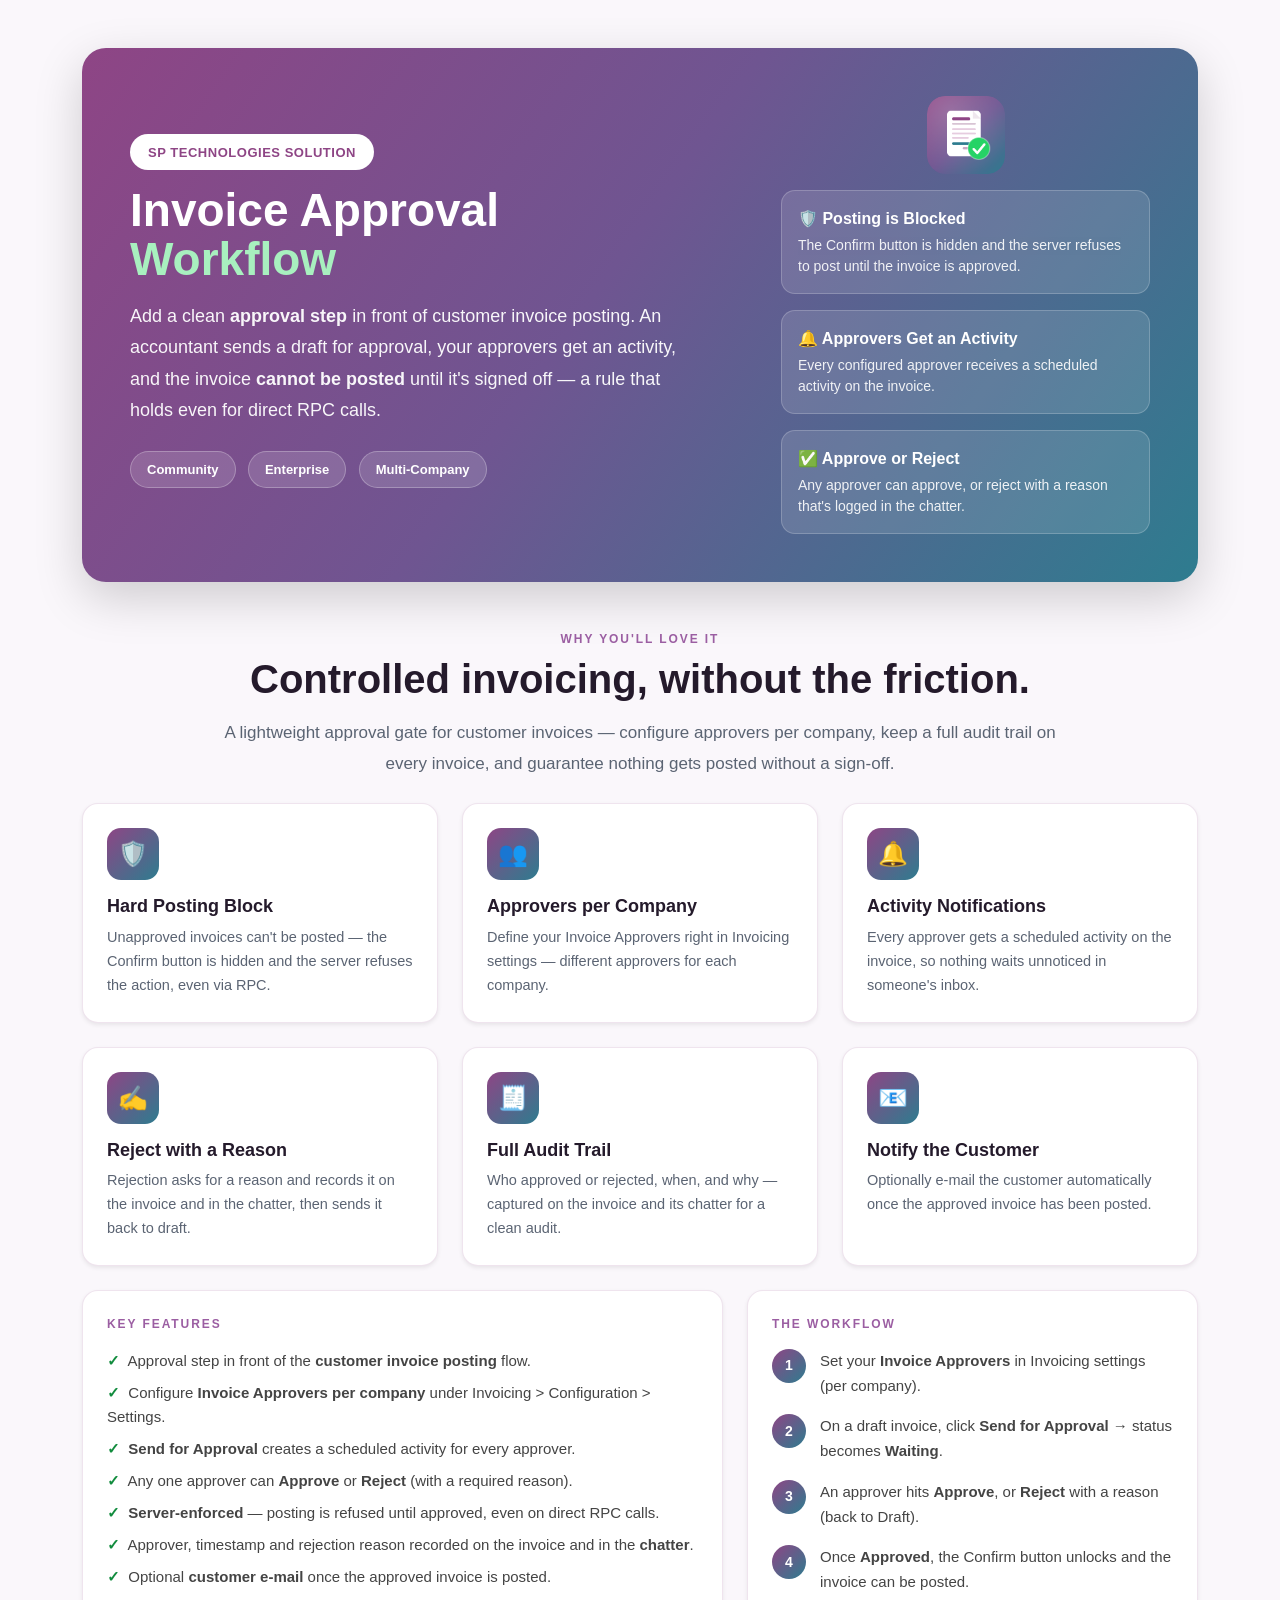
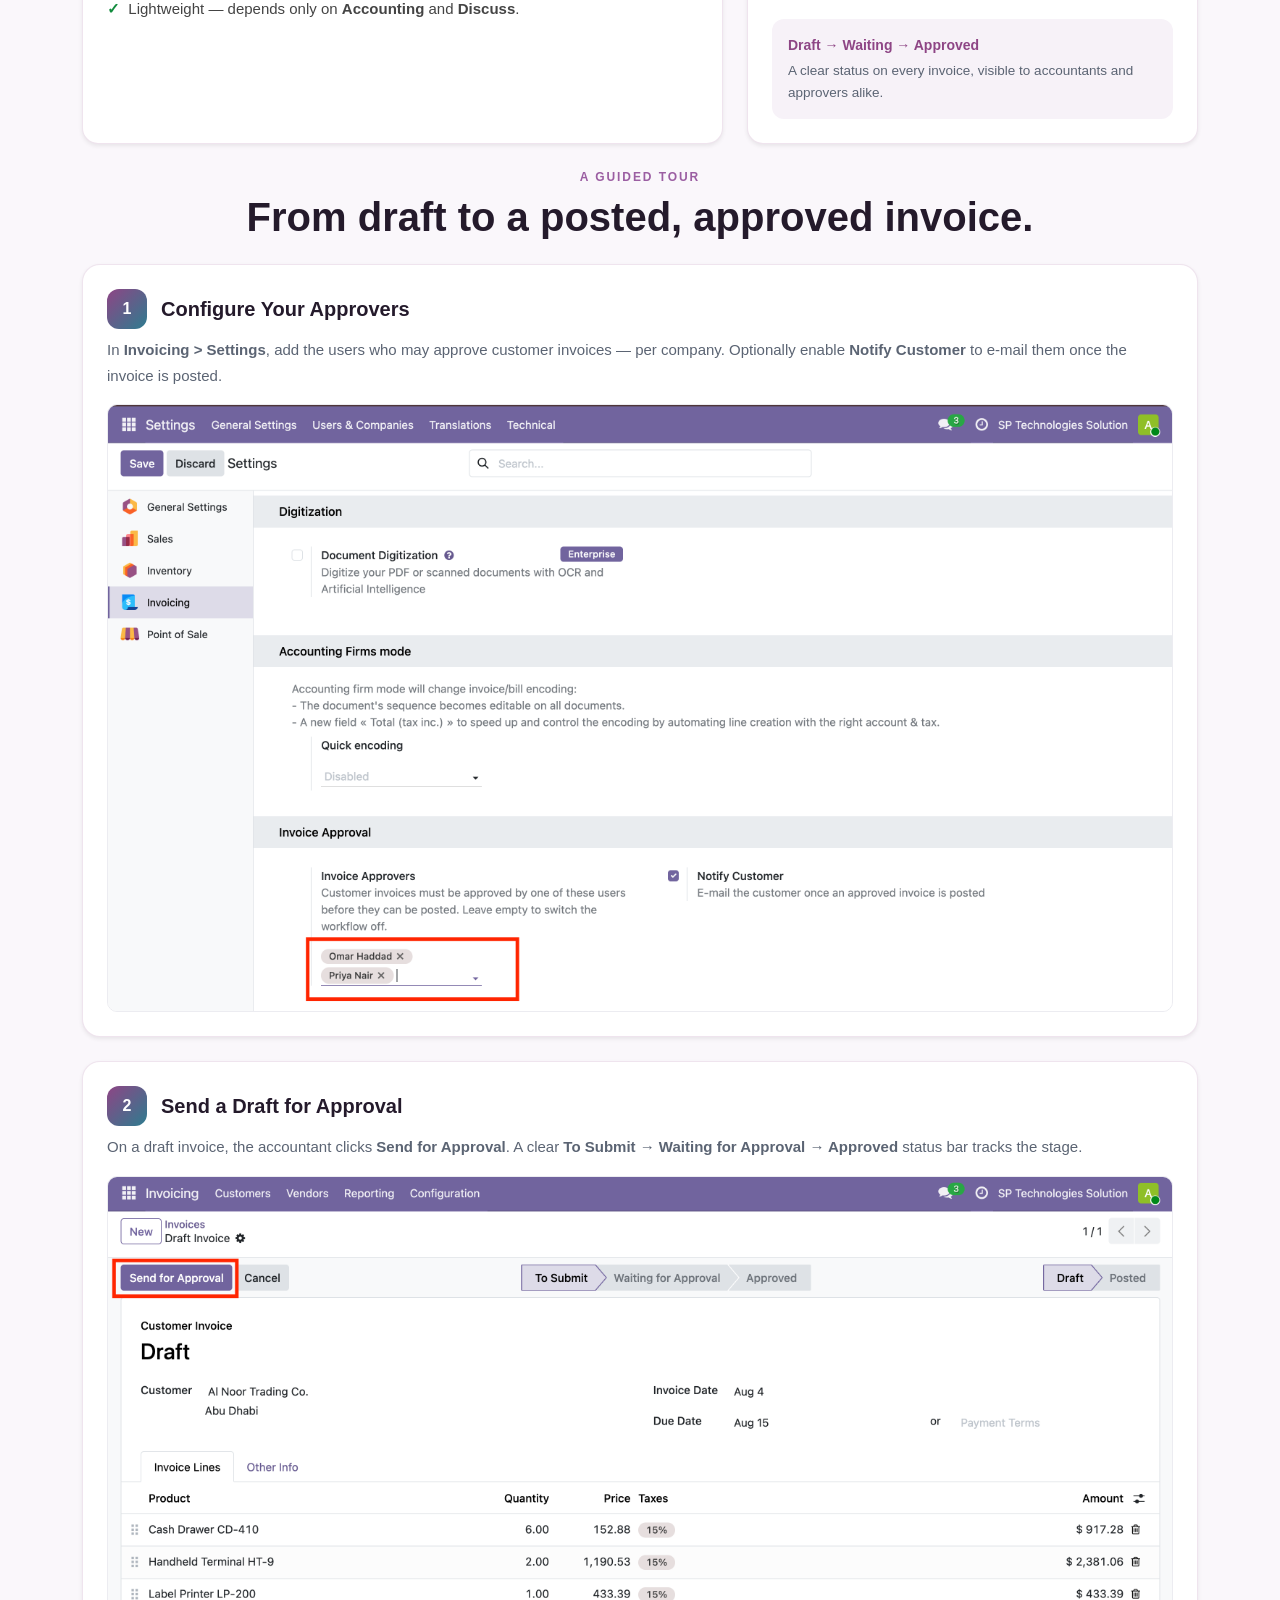
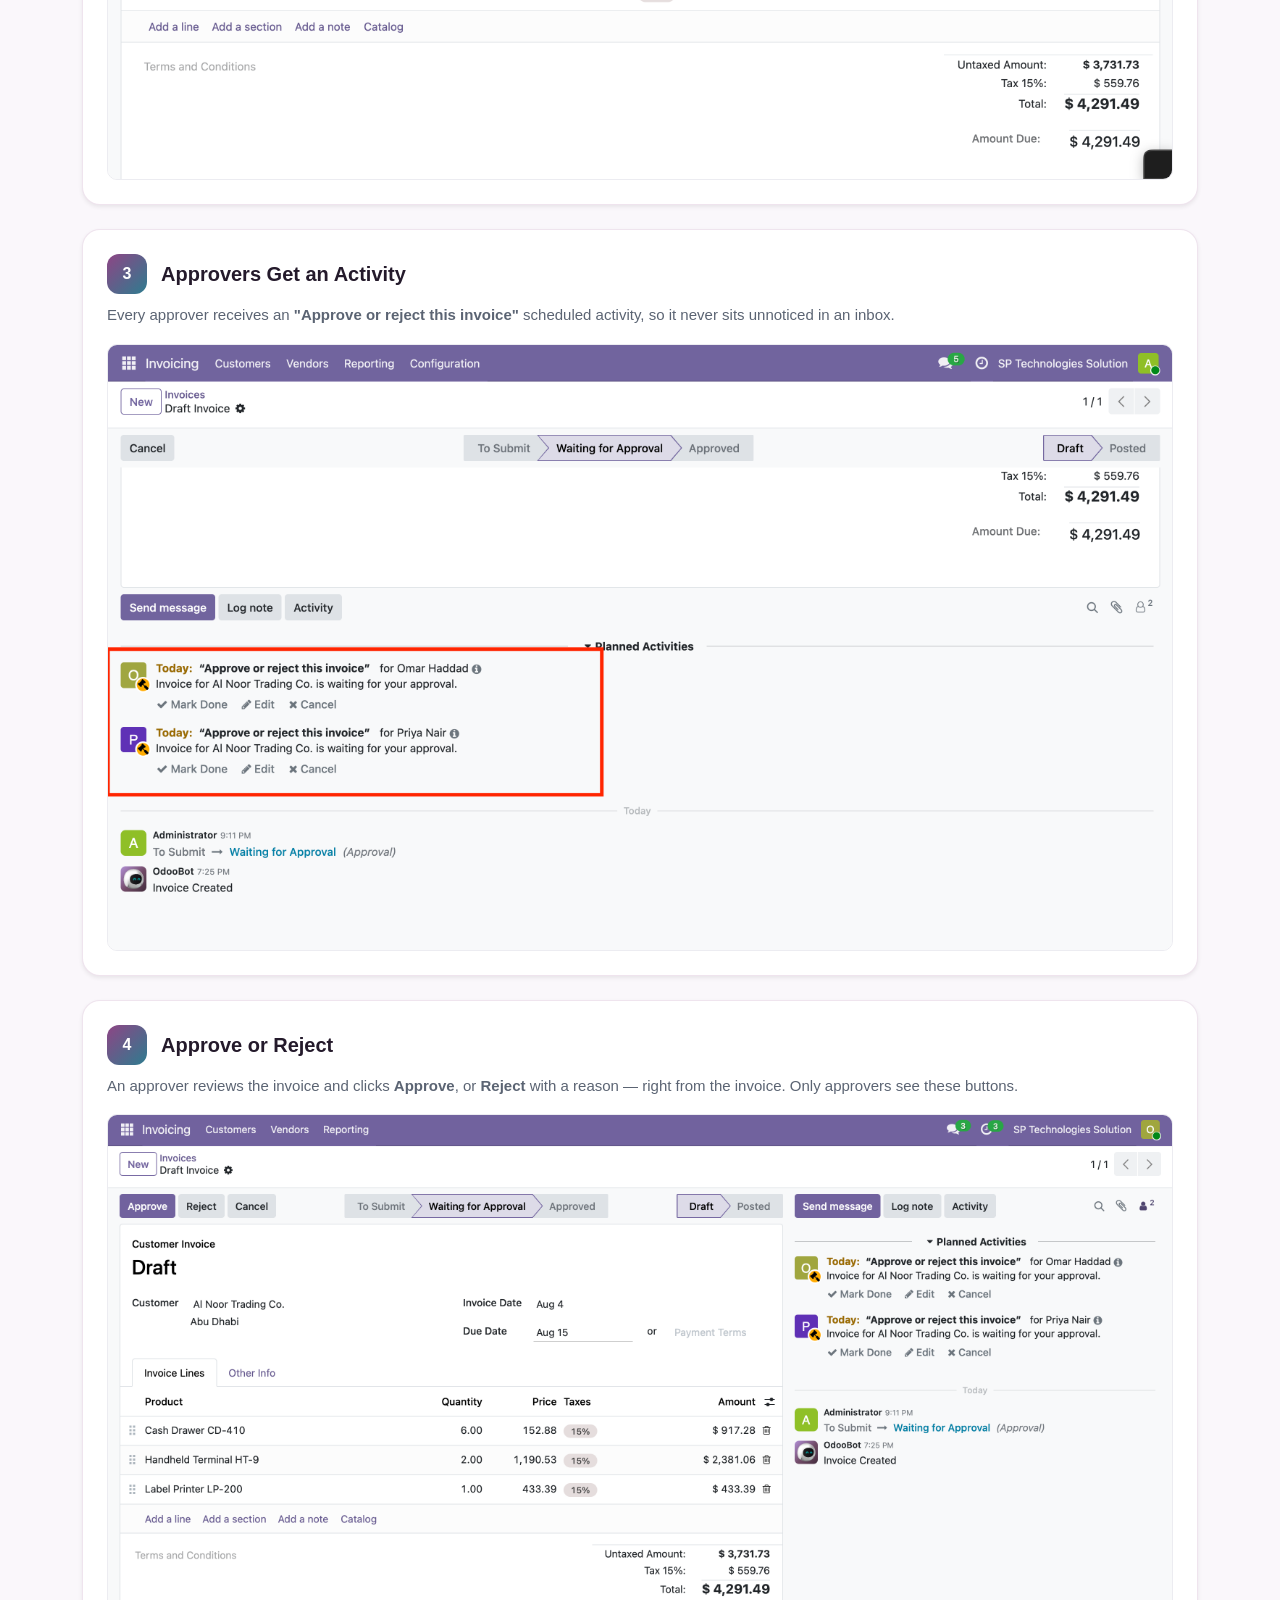
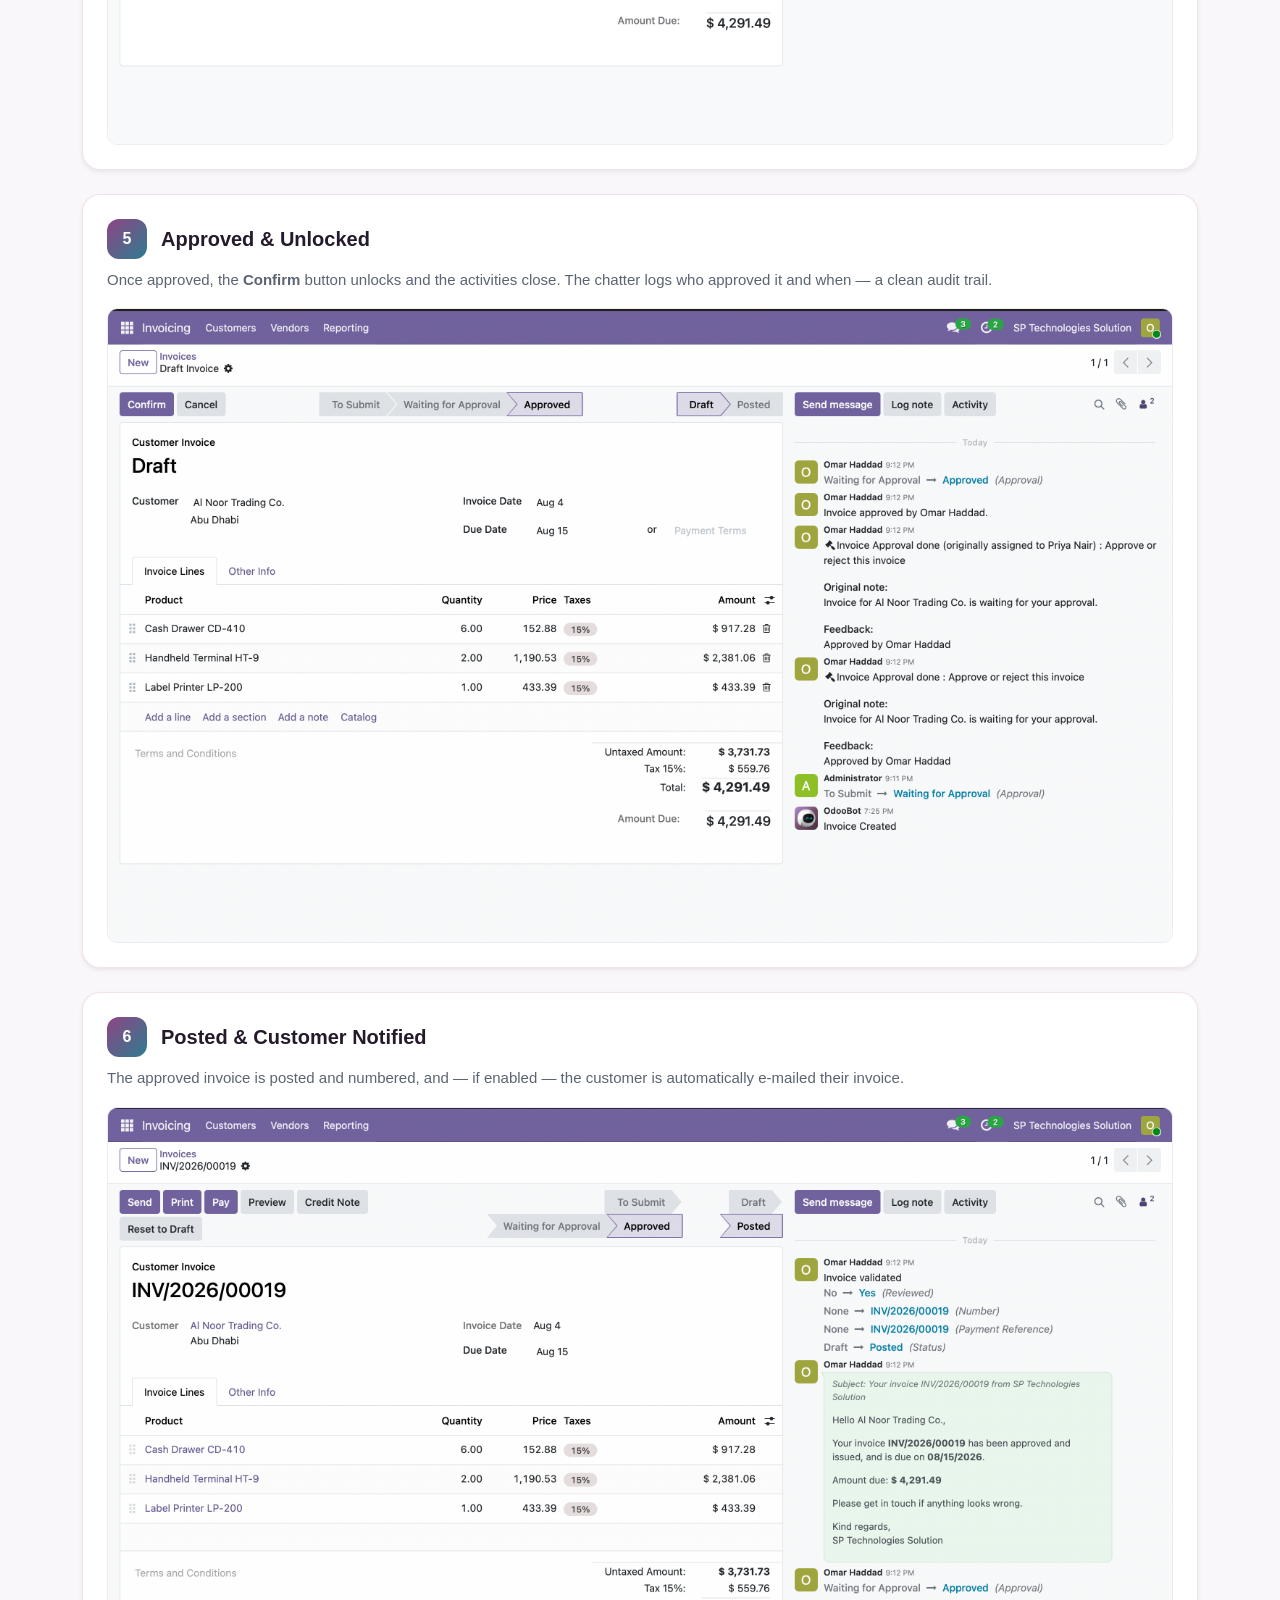
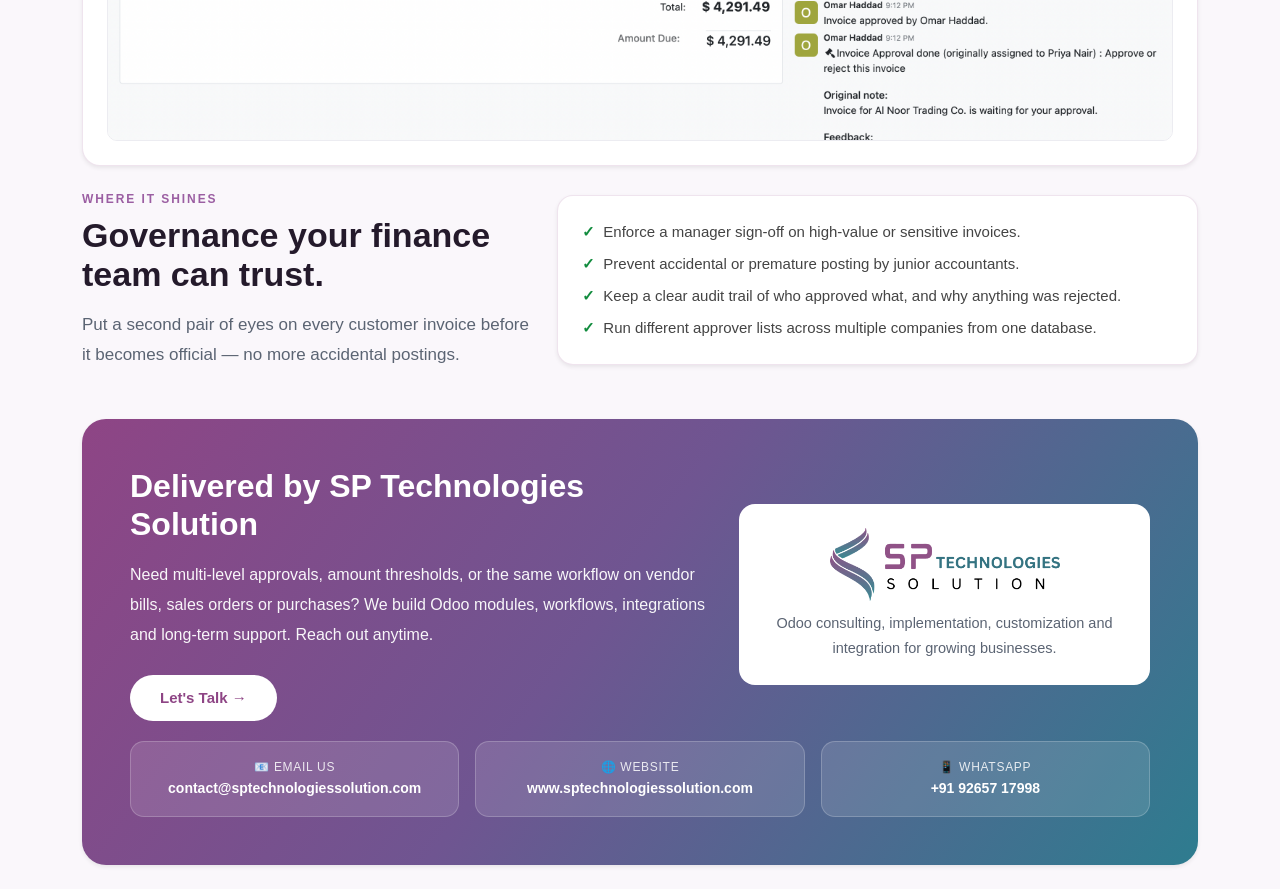
<file: sp_customer_invoice_approval/static/description/index.html>
<!DOCTYPE html>
<html lang="en">
<head>
    <meta charset="UTF-8">
    <meta name="viewport" content="width=device-width, initial-scale=1.0">
    <title>SP Invoice Approval Workflow</title>
    <link href="https://cdn.jsdelivr.net/npm/bootstrap@5.0.2/dist/css/bootstrap.min.css" rel="stylesheet"/>
</head>
<body style="margin:0; font-family:'Segoe UI',Helvetica,Arial,sans-serif; color:#241a2b; background-color:#faf7fb;">
<div class="container" style="display:contents;">

    <!-- ══════════ HERO ══════════ -->
    <div class="container py-5">
        <div class="overflow-hidden shadow-lg" style="border-radius:24px; background-color:#6f5591; background-image:linear-gradient(125deg,#8E4585 0%,#6f5591 46%,#2E7C8F 100%);">
            <div class="row g-0 align-items-center">
                <div class="col-lg-7 p-5">
                    <div class="d-inline-block mb-3" style="background-color:#ffffff; border-radius:999px; padding:6px 18px;">
                        <span style="font-size:13px; font-weight:700; color:#8E4585; letter-spacing:0.04em;">SP TECHNOLOGIES SOLUTION</span>
                    </div>
                    <h1 class="fw-bold mb-3" style="font-size:46px; line-height:1.08; color:#ffffff;">
                        Invoice Approval<br>
                        <span style="color:#a8f0bf;">Workflow</span>
                    </h1>
                    <p class="mb-4" style="font-size:18px; line-height:1.75; color:#ffffff; opacity:0.95; max-width:560px;">
                        Add a clean <b>approval step</b> in front of customer invoice posting. An accountant sends a draft
                        for approval, your approvers get an activity, and the invoice <b>cannot be posted</b> until it's
                        signed off — a rule that holds even for direct RPC calls.
                    </p>
                    <div>
                        <span class="d-inline-block mb-2 me-2" style="font-size:13px; font-weight:600; color:#ffffff; padding:8px 16px; border-radius:999px; background-color:rgba(255,255,255,0.14); border:1px solid rgba(255,255,255,0.26);">Community</span>
                        <span class="d-inline-block mb-2 me-2" style="font-size:13px; font-weight:600; color:#ffffff; padding:8px 16px; border-radius:999px; background-color:rgba(255,255,255,0.14); border:1px solid rgba(255,255,255,0.26);">Enterprise</span>
                        <span class="d-inline-block mb-2 me-2" style="font-size:13px; font-weight:600; color:#ffffff; padding:8px 16px; border-radius:999px; background-color:rgba(255,255,255,0.14); border:1px solid rgba(255,255,255,0.26);">Multi-Company</span>
                    </div>
                </div>
                <div class="col-lg-5 p-4 p-lg-5">
                    <div class="text-center mb-3">
                        <img src="icon.png" alt="App icon" style="width:78px; height:78px; border-radius:18px;">
                    </div>
                    <div class="p-3 mb-3" style="background-color:rgba(255,255,255,0.12); border:1px solid rgba(255,255,255,0.2); border-radius:14px;">
                        <div class="fw-bold mb-1" style="color:#ffffff;">🛡️ Posting is Blocked</div>
                        <div style="font-size:14px; color:#ffffff; opacity:0.9;">The Confirm button is hidden and the server refuses to post until the invoice is approved.</div>
                    </div>
                    <div class="p-3 mb-3" style="background-color:rgba(255,255,255,0.12); border:1px solid rgba(255,255,255,0.2); border-radius:14px;">
                        <div class="fw-bold mb-1" style="color:#ffffff;">🔔 Approvers Get an Activity</div>
                        <div style="font-size:14px; color:#ffffff; opacity:0.9;">Every configured approver receives a scheduled activity on the invoice.</div>
                    </div>
                    <div class="p-3" style="background-color:rgba(255,255,255,0.12); border:1px solid rgba(255,255,255,0.2); border-radius:14px;">
                        <div class="fw-bold mb-1" style="color:#ffffff;">✅ Approve or Reject</div>
                        <div style="font-size:14px; color:#ffffff; opacity:0.9;">Any approver can approve, or reject with a reason that's logged in the chatter.</div>
                    </div>
                </div>
            </div>
        </div>
    </div>

    <!-- ══════════ WHY / FEATURES ══════════ -->
    <div class="container pb-4">
        <div class="text-center mb-4">
            <div style="font-size:12px; font-weight:700; letter-spacing:0.16em; color:#9B5EA2; text-transform:uppercase;">Why You'll Love It</div>
            <h2 class="fw-bold mt-2 mb-3" style="font-size:40px; line-height:1.15; color:#241a2b;">Controlled invoicing, without the friction.</h2>
            <p class="mx-auto mb-0" style="max-width:840px; color:#5b6473; font-size:17px; line-height:1.8;">
                A lightweight approval gate for customer invoices — configure approvers per company, keep a full
                audit trail on every invoice, and guarantee nothing gets posted without a sign-off.
            </p>
        </div>

        <div class="row g-4">
            <div class="col-md-6 col-xl-4">
                <div class="h-100 shadow-sm p-4" style="background-color:#ffffff; border:1px solid rgba(142,69,133,0.14); border-radius:16px;">
                    <div class="d-inline-flex align-items-center justify-content-center mb-3" style="width:52px; height:52px; border-radius:14px; background-color:#8E4585; background-image:linear-gradient(135deg,#8E4585,#2E7C8F); color:#ffffff; font-size:24px;">🛡️</div>
                    <h3 class="fw-bold" style="font-size:18px; color:#241a2b;">Hard Posting Block</h3>
                    <p class="mb-0" style="color:#5b6473; font-size:14.5px; line-height:1.65;">Unapproved invoices can't be posted — the Confirm button is hidden and the server refuses the action, even via RPC.</p>
                </div>
            </div>
            <div class="col-md-6 col-xl-4">
                <div class="h-100 shadow-sm p-4" style="background-color:#ffffff; border:1px solid rgba(142,69,133,0.14); border-radius:16px;">
                    <div class="d-inline-flex align-items-center justify-content-center mb-3" style="width:52px; height:52px; border-radius:14px; background-color:#8E4585; background-image:linear-gradient(135deg,#8E4585,#2E7C8F); color:#ffffff; font-size:24px;">👥</div>
                    <h3 class="fw-bold" style="font-size:18px; color:#241a2b;">Approvers per Company</h3>
                    <p class="mb-0" style="color:#5b6473; font-size:14.5px; line-height:1.65;">Define your Invoice Approvers right in Invoicing settings — different approvers for each company.</p>
                </div>
            </div>
            <div class="col-md-6 col-xl-4">
                <div class="h-100 shadow-sm p-4" style="background-color:#ffffff; border:1px solid rgba(142,69,133,0.14); border-radius:16px;">
                    <div class="d-inline-flex align-items-center justify-content-center mb-3" style="width:52px; height:52px; border-radius:14px; background-color:#8E4585; background-image:linear-gradient(135deg,#8E4585,#2E7C8F); color:#ffffff; font-size:24px;">🔔</div>
                    <h3 class="fw-bold" style="font-size:18px; color:#241a2b;">Activity Notifications</h3>
                    <p class="mb-0" style="color:#5b6473; font-size:14.5px; line-height:1.65;">Every approver gets a scheduled activity on the invoice, so nothing waits unnoticed in someone's inbox.</p>
                </div>
            </div>
            <div class="col-md-6 col-xl-4">
                <div class="h-100 shadow-sm p-4" style="background-color:#ffffff; border:1px solid rgba(142,69,133,0.14); border-radius:16px;">
                    <div class="d-inline-flex align-items-center justify-content-center mb-3" style="width:52px; height:52px; border-radius:14px; background-color:#8E4585; background-image:linear-gradient(135deg,#8E4585,#2E7C8F); color:#ffffff; font-size:24px;">✍️</div>
                    <h3 class="fw-bold" style="font-size:18px; color:#241a2b;">Reject with a Reason</h3>
                    <p class="mb-0" style="color:#5b6473; font-size:14.5px; line-height:1.65;">Rejection asks for a reason and records it on the invoice and in the chatter, then sends it back to draft.</p>
                </div>
            </div>
            <div class="col-md-6 col-xl-4">
                <div class="h-100 shadow-sm p-4" style="background-color:#ffffff; border:1px solid rgba(142,69,133,0.14); border-radius:16px;">
                    <div class="d-inline-flex align-items-center justify-content-center mb-3" style="width:52px; height:52px; border-radius:14px; background-color:#8E4585; background-image:linear-gradient(135deg,#8E4585,#2E7C8F); color:#ffffff; font-size:24px;">🧾</div>
                    <h3 class="fw-bold" style="font-size:18px; color:#241a2b;">Full Audit Trail</h3>
                    <p class="mb-0" style="color:#5b6473; font-size:14.5px; line-height:1.65;">Who approved or rejected, when, and why — captured on the invoice and its chatter for a clean audit.</p>
                </div>
            </div>
            <div class="col-md-6 col-xl-4">
                <div class="h-100 shadow-sm p-4" style="background-color:#ffffff; border:1px solid rgba(142,69,133,0.14); border-radius:16px;">
                    <div class="d-inline-flex align-items-center justify-content-center mb-3" style="width:52px; height:52px; border-radius:14px; background-color:#8E4585; background-image:linear-gradient(135deg,#8E4585,#2E7C8F); color:#ffffff; font-size:24px;">📧</div>
                    <h3 class="fw-bold" style="font-size:18px; color:#241a2b;">Notify the Customer</h3>
                    <p class="mb-0" style="color:#5b6473; font-size:14.5px; line-height:1.65;">Optionally e-mail the customer automatically once the approved invoice has been posted.</p>
                </div>
            </div>
        </div>
    </div>

    <!-- ══════════ KEY FEATURES + WORKFLOW ══════════ -->
    <div class="container pb-4">
        <div class="row g-4">
            <div class="col-lg-7">
                <div class="h-100 shadow-sm p-4" style="background-color:#ffffff; border:1px solid rgba(142,69,133,0.14); border-radius:16px;">
                    <div class="mb-3" style="font-size:12px; font-weight:700; letter-spacing:0.16em; color:#9B5EA2; text-transform:uppercase;">Key Features</div>
                    <div class="mb-2" style="color:#444; font-size:15px; line-height:1.6;"><span style="color:#128C3E; font-weight:800;">✓</span>&nbsp; Approval step in front of the <b>customer invoice posting</b> flow.</div>
                    <div class="mb-2" style="color:#444; font-size:15px; line-height:1.6;"><span style="color:#128C3E; font-weight:800;">✓</span>&nbsp; Configure <b>Invoice Approvers per company</b> under Invoicing &gt; Configuration &gt; Settings.</div>
                    <div class="mb-2" style="color:#444; font-size:15px; line-height:1.6;"><span style="color:#128C3E; font-weight:800;">✓</span>&nbsp; <b>Send for Approval</b> creates a scheduled activity for every approver.</div>
                    <div class="mb-2" style="color:#444; font-size:15px; line-height:1.6;"><span style="color:#128C3E; font-weight:800;">✓</span>&nbsp; Any one approver can <b>Approve</b> or <b>Reject</b> (with a required reason).</div>
                    <div class="mb-2" style="color:#444; font-size:15px; line-height:1.6;"><span style="color:#128C3E; font-weight:800;">✓</span>&nbsp; <b>Server-enforced</b> — posting is refused until approved, even on direct RPC calls.</div>
                    <div class="mb-2" style="color:#444; font-size:15px; line-height:1.6;"><span style="color:#128C3E; font-weight:800;">✓</span>&nbsp; Approver, timestamp and rejection reason recorded on the invoice and in the <b>chatter</b>.</div>
                    <div class="mb-2" style="color:#444; font-size:15px; line-height:1.6;"><span style="color:#128C3E; font-weight:800;">✓</span>&nbsp; Optional <b>customer e-mail</b> once the approved invoice is posted.</div>
                    <div style="color:#444; font-size:15px; line-height:1.6;"><span style="color:#128C3E; font-weight:800;">✓</span>&nbsp; Lightweight — depends only on <b>Accounting</b> and <b>Discuss</b>.</div>
                </div>
            </div>
            <div class="col-lg-5">
                <div class="h-100 shadow-sm p-4" style="background-color:#ffffff; border:1px solid rgba(142,69,133,0.14); border-radius:16px;">
                    <div class="mb-3" style="font-size:12px; font-weight:700; letter-spacing:0.16em; color:#9B5EA2; text-transform:uppercase;">The Workflow</div>
                    <div class="d-flex mb-3" style="gap:14px;"><div class="flex-shrink-0 d-flex align-items-center justify-content-center fw-bold" style="width:34px; height:34px; border-radius:50%; background-color:#8E4585; background-image:linear-gradient(135deg,#8E4585,#2E7C8F); color:#fff; font-size:14px;">1</div><div style="color:#444; font-size:15px; line-height:1.65;">Set your <b>Invoice Approvers</b> in Invoicing settings (per company).</div></div>
                    <div class="d-flex mb-3" style="gap:14px;"><div class="flex-shrink-0 d-flex align-items-center justify-content-center fw-bold" style="width:34px; height:34px; border-radius:50%; background-color:#8E4585; background-image:linear-gradient(135deg,#8E4585,#2E7C8F); color:#fff; font-size:14px;">2</div><div style="color:#444; font-size:15px; line-height:1.65;">On a draft invoice, click <b>Send for Approval</b> → status becomes <b>Waiting</b>.</div></div>
                    <div class="d-flex mb-3" style="gap:14px;"><div class="flex-shrink-0 d-flex align-items-center justify-content-center fw-bold" style="width:34px; height:34px; border-radius:50%; background-color:#8E4585; background-image:linear-gradient(135deg,#8E4585,#2E7C8F); color:#fff; font-size:14px;">3</div><div style="color:#444; font-size:15px; line-height:1.65;">An approver hits <b>Approve</b>, or <b>Reject</b> with a reason (back to Draft).</div></div>
                    <div class="d-flex" style="gap:14px;"><div class="flex-shrink-0 d-flex align-items-center justify-content-center fw-bold" style="width:34px; height:34px; border-radius:50%; background-color:#8E4585; background-image:linear-gradient(135deg,#8E4585,#2E7C8F); color:#fff; font-size:14px;">4</div><div style="color:#444; font-size:15px; line-height:1.65;">Once <b>Approved</b>, the Confirm button unlocks and the invoice can be posted.</div></div>

                    <div class="mt-4 p-3" style="background-color:#f7f2f8; border-radius:12px;">
                        <div class="fw-bold mb-1" style="color:#8E4585; font-size:14px;">Draft → Waiting → Approved</div>
                        <div style="color:#5b6473; font-size:13.5px; line-height:1.6;">A clear status on every invoice, visible to accountants and approvers alike.</div>
                    </div>
                </div>
            </div>
        </div>
    </div>

    <!-- ══════════ SCREENSHOTS (SINGLE COLUMN) ══════════ -->
    <div class="container pb-4">
        <div class="text-center mb-4">
            <div style="font-size:12px; font-weight:700; letter-spacing:0.16em; color:#9B5EA2; text-transform:uppercase;">A Guided Tour</div>
            <h2 class="fw-bold mt-2" style="font-size:40px; line-height:1.15; color:#241a2b;">From draft to a posted, approved invoice.</h2>
        </div>

        <div class="row g-4">
            <!-- shot 1 -->
            <div class="col-12">
                <div class="shadow-sm p-4" style="background-color:#ffffff; border:1px solid rgba(142,69,133,0.14); border-radius:18px;">
                    <div class="d-flex align-items-center mb-2" style="gap:14px;">
                        <div class="flex-shrink-0 d-flex align-items-center justify-content-center fw-bold" style="width:40px; height:40px; border-radius:12px; background-color:#8E4585; background-image:linear-gradient(135deg,#8E4585,#2E7C8F); color:#fff; font-size:16px;">1</div>
                        <h3 class="fw-bold mb-0" style="font-size:20px; color:#241a2b;">Configure Your Approvers</h3>
                    </div>
                    <p style="color:#5b6473; font-size:15px; line-height:1.7;">In <b>Invoicing &gt; Settings</b>, add the users who may approve customer invoices — per company. Optionally enable <b>Notify Customer</b> to e-mail them once the invoice is posted.</p>
                    <img src="image_1.png" alt="Invoice Approvers configured in Invoicing settings" class="img-fluid w-100" style="border-radius:10px; border:1px solid #ececf1;">
                </div>
            </div>
            <!-- shot 2 -->
            <div class="col-12">
                <div class="shadow-sm p-4" style="background-color:#ffffff; border:1px solid rgba(142,69,133,0.14); border-radius:18px;">
                    <div class="d-flex align-items-center mb-2" style="gap:14px;">
                        <div class="flex-shrink-0 d-flex align-items-center justify-content-center fw-bold" style="width:40px; height:40px; border-radius:12px; background-color:#8E4585; background-image:linear-gradient(135deg,#8E4585,#2E7C8F); color:#fff; font-size:16px;">2</div>
                        <h3 class="fw-bold mb-0" style="font-size:20px; color:#241a2b;">Send a Draft for Approval</h3>
                    </div>
                    <p style="color:#5b6473; font-size:15px; line-height:1.7;">On a draft invoice, the accountant clicks <b>Send for Approval</b>. A clear <b>To Submit → Waiting for Approval → Approved</b> status bar tracks the stage.</p>
                    <img src="image_2.png" alt="Send for Approval button on a draft invoice" class="img-fluid w-100" style="border-radius:10px; border:1px solid #ececf1;">
                </div>
            </div>
            <!-- shot 3 -->
            <div class="col-12">
                <div class="shadow-sm p-4" style="background-color:#ffffff; border:1px solid rgba(142,69,133,0.14); border-radius:18px;">
                    <div class="d-flex align-items-center mb-2" style="gap:14px;">
                        <div class="flex-shrink-0 d-flex align-items-center justify-content-center fw-bold" style="width:40px; height:40px; border-radius:12px; background-color:#8E4585; background-image:linear-gradient(135deg,#8E4585,#2E7C8F); color:#fff; font-size:16px;">3</div>
                        <h3 class="fw-bold mb-0" style="font-size:20px; color:#241a2b;">Approvers Get an Activity</h3>
                    </div>
                    <p style="color:#5b6473; font-size:15px; line-height:1.7;">Every approver receives an <b>"Approve or reject this invoice"</b> scheduled activity, so it never sits unnoticed in an inbox.</p>
                    <img src="image_3.png" alt="Planned activities assigned to each approver" class="img-fluid w-100" style="border-radius:10px; border:1px solid #ececf1;">
                </div>
            </div>
            <!-- shot 4 -->
            <div class="col-12">
                <div class="shadow-sm p-4" style="background-color:#ffffff; border:1px solid rgba(142,69,133,0.14); border-radius:18px;">
                    <div class="d-flex align-items-center mb-2" style="gap:14px;">
                        <div class="flex-shrink-0 d-flex align-items-center justify-content-center fw-bold" style="width:40px; height:40px; border-radius:12px; background-color:#8E4585; background-image:linear-gradient(135deg,#8E4585,#2E7C8F); color:#fff; font-size:16px;">4</div>
                        <h3 class="fw-bold mb-0" style="font-size:20px; color:#241a2b;">Approve or Reject</h3>
                    </div>
                    <p style="color:#5b6473; font-size:15px; line-height:1.7;">An approver reviews the invoice and clicks <b>Approve</b>, or <b>Reject</b> with a reason — right from the invoice. Only approvers see these buttons.</p>
                    <img src="image_4.png" alt="Approve and Reject buttons for an approver" class="img-fluid w-100" style="border-radius:10px; border:1px solid #ececf1;">
                </div>
            </div>
            <!-- shot 5 -->
            <div class="col-12">
                <div class="shadow-sm p-4" style="background-color:#ffffff; border:1px solid rgba(142,69,133,0.14); border-radius:18px;">
                    <div class="d-flex align-items-center mb-2" style="gap:14px;">
                        <div class="flex-shrink-0 d-flex align-items-center justify-content-center fw-bold" style="width:40px; height:40px; border-radius:12px; background-color:#8E4585; background-image:linear-gradient(135deg,#8E4585,#2E7C8F); color:#fff; font-size:16px;">5</div>
                        <h3 class="fw-bold mb-0" style="font-size:20px; color:#241a2b;">Approved &amp; Unlocked</h3>
                    </div>
                    <p style="color:#5b6473; font-size:15px; line-height:1.7;">Once approved, the <b>Confirm</b> button unlocks and the activities close. The chatter logs who approved it and when — a clean audit trail.</p>
                    <img src="image_5.png" alt="Approved invoice with Confirm unlocked and chatter log" class="img-fluid w-100" style="border-radius:10px; border:1px solid #ececf1;">
                </div>
            </div>
            <!-- shot 6 -->
            <div class="col-12">
                <div class="shadow-sm p-4" style="background-color:#ffffff; border:1px solid rgba(142,69,133,0.14); border-radius:18px;">
                    <div class="d-flex align-items-center mb-2" style="gap:14px;">
                        <div class="flex-shrink-0 d-flex align-items-center justify-content-center fw-bold" style="width:40px; height:40px; border-radius:12px; background-color:#8E4585; background-image:linear-gradient(135deg,#8E4585,#2E7C8F); color:#fff; font-size:16px;">6</div>
                        <h3 class="fw-bold mb-0" style="font-size:20px; color:#241a2b;">Posted &amp; Customer Notified</h3>
                    </div>
                    <p style="color:#5b6473; font-size:15px; line-height:1.7;">The approved invoice is posted and numbered, and — if enabled — the customer is automatically e-mailed their invoice.</p>
                    <img src="image_6.png" alt="Posted invoice with automatic customer email" class="img-fluid w-100" style="border-radius:10px; border:1px solid #ececf1;">
                </div>
            </div>
        </div>
    </div>

    <!-- ══════════ USE CASES ══════════ -->
    <div class="container pb-4">
        <div class="row g-4 align-items-center">
            <div class="col-lg-5">
                <div style="font-size:12px; font-weight:700; letter-spacing:0.16em; color:#9B5EA2; text-transform:uppercase;">Where It Shines</div>
                <h2 class="fw-bold mt-2 mb-3" style="font-size:34px; line-height:1.15; color:#241a2b;">Governance your finance team can trust.</h2>
                <p class="mb-0" style="color:#5b6473; font-size:17px; line-height:1.8;">Put a second pair of eyes on every customer invoice before it becomes official — no more accidental postings.</p>
            </div>
            <div class="col-lg-7">
                <div class="shadow-sm p-4" style="background-color:#ffffff; border:1px solid rgba(142,69,133,0.14); border-radius:16px;">
                    <div class="mb-2" style="color:#444; font-size:15px; line-height:1.6;"><span style="color:#128C3E; font-weight:800;">✓</span>&nbsp; Enforce a manager sign-off on high-value or sensitive invoices.</div>
                    <div class="mb-2" style="color:#444; font-size:15px; line-height:1.6;"><span style="color:#128C3E; font-weight:800;">✓</span>&nbsp; Prevent accidental or premature posting by junior accountants.</div>
                    <div class="mb-2" style="color:#444; font-size:15px; line-height:1.6;"><span style="color:#128C3E; font-weight:800;">✓</span>&nbsp; Keep a clear audit trail of who approved what, and why anything was rejected.</div>
                    <div style="color:#444; font-size:15px; line-height:1.6;"><span style="color:#128C3E; font-weight:800;">✓</span>&nbsp; Run different approver lists across multiple companies from one database.</div>
                </div>
            </div>
        </div>
    </div>

    <!-- ══════════ CONTACT / CTA ══════════ -->
    <div class="container py-4">
        <div class="p-4 p-lg-5 shadow-sm" style="border-radius:24px; background-color:#6f5591; background-image:linear-gradient(125deg,#8E4585 0%,#6f5591 46%,#2E7C8F 100%);">
            <div class="row align-items-center g-4">
                <div class="col-lg-7">
                    <h3 class="fw-bold mb-3" style="font-size:32px; color:#ffffff;">Delivered by SP Technologies Solution</h3>
                    <p class="mb-4" style="color:#ffffff; line-height:1.9; opacity:0.95;">Need multi-level approvals, amount thresholds, or the same workflow on vendor bills, sales orders or purchases? We build Odoo modules, workflows, integrations and long-term support. Reach out anytime.</p>
                    <a href="https://www.sptechnologiessolution.com/contactus" target="_blank" rel="noopener noreferrer" style="display:inline-block; background-color:#ffffff; color:#8E4585; font-weight:700; text-decoration:none; padding:12px 30px; border-radius:999px; font-size:15px;">Let's Talk →</a>
                </div>
                <div class="col-lg-5">
                    <div class="text-center p-4" style="background-color:#ffffff; border-radius:16px;">
                        <img src="logo.png" alt="SP Technologies Solution" class="img-fluid" style="max-width:230px; margin-bottom:10px;">
                        <p class="mb-0" style="color:#5b6473; line-height:1.7; font-size:14.5px;">Odoo consulting, implementation, customization and integration for growing businesses.</p>
                    </div>
                </div>
            </div>
            <div class="row g-3 mt-1">
                <div class="col-md-4">
                    <div class="p-3 text-center h-100" style="background-color:rgba(255,255,255,0.12); border:1px solid rgba(255,255,255,0.2); border-radius:14px;">
                        <div style="font-size:12px; letter-spacing:0.06em; text-transform:uppercase; color:#ffffff; opacity:0.85;">📧 Email Us</div>
                        <a href="mailto:contact@sptechnologiessolution.com" style="color:#ffffff; text-decoration:none; font-weight:600; font-size:14px; word-break:break-word;">contact@sptechnologiessolution.com</a>
                    </div>
                </div>
                <div class="col-md-4">
                    <div class="p-3 text-center h-100" style="background-color:rgba(255,255,255,0.12); border:1px solid rgba(255,255,255,0.2); border-radius:14px;">
                        <div style="font-size:12px; letter-spacing:0.06em; text-transform:uppercase; color:#ffffff; opacity:0.85;">🌐 Website</div>
                        <a href="https://www.sptechnologiessolution.com" target="_blank" rel="noopener noreferrer" style="color:#ffffff; text-decoration:none; font-weight:600; font-size:14px;">www.sptechnologiessolution.com</a>
                    </div>
                </div>
                <div class="col-md-4">
                    <div class="p-3 text-center h-100" style="background-color:rgba(255,255,255,0.12); border:1px solid rgba(255,255,255,0.2); border-radius:14px;">
                        <div style="font-size:12px; letter-spacing:0.06em; text-transform:uppercase; color:#ffffff; opacity:0.85;">📱 WhatsApp</div>
                        <a href="https://wa.me/919265717998" target="_blank" rel="noopener noreferrer" style="color:#ffffff; text-decoration:none; font-weight:600; font-size:14px;">+91 92657 17998</a>
                    </div>
                </div>
            </div>
        </div>
    </div>

</div>
</body>
</html>
</file>
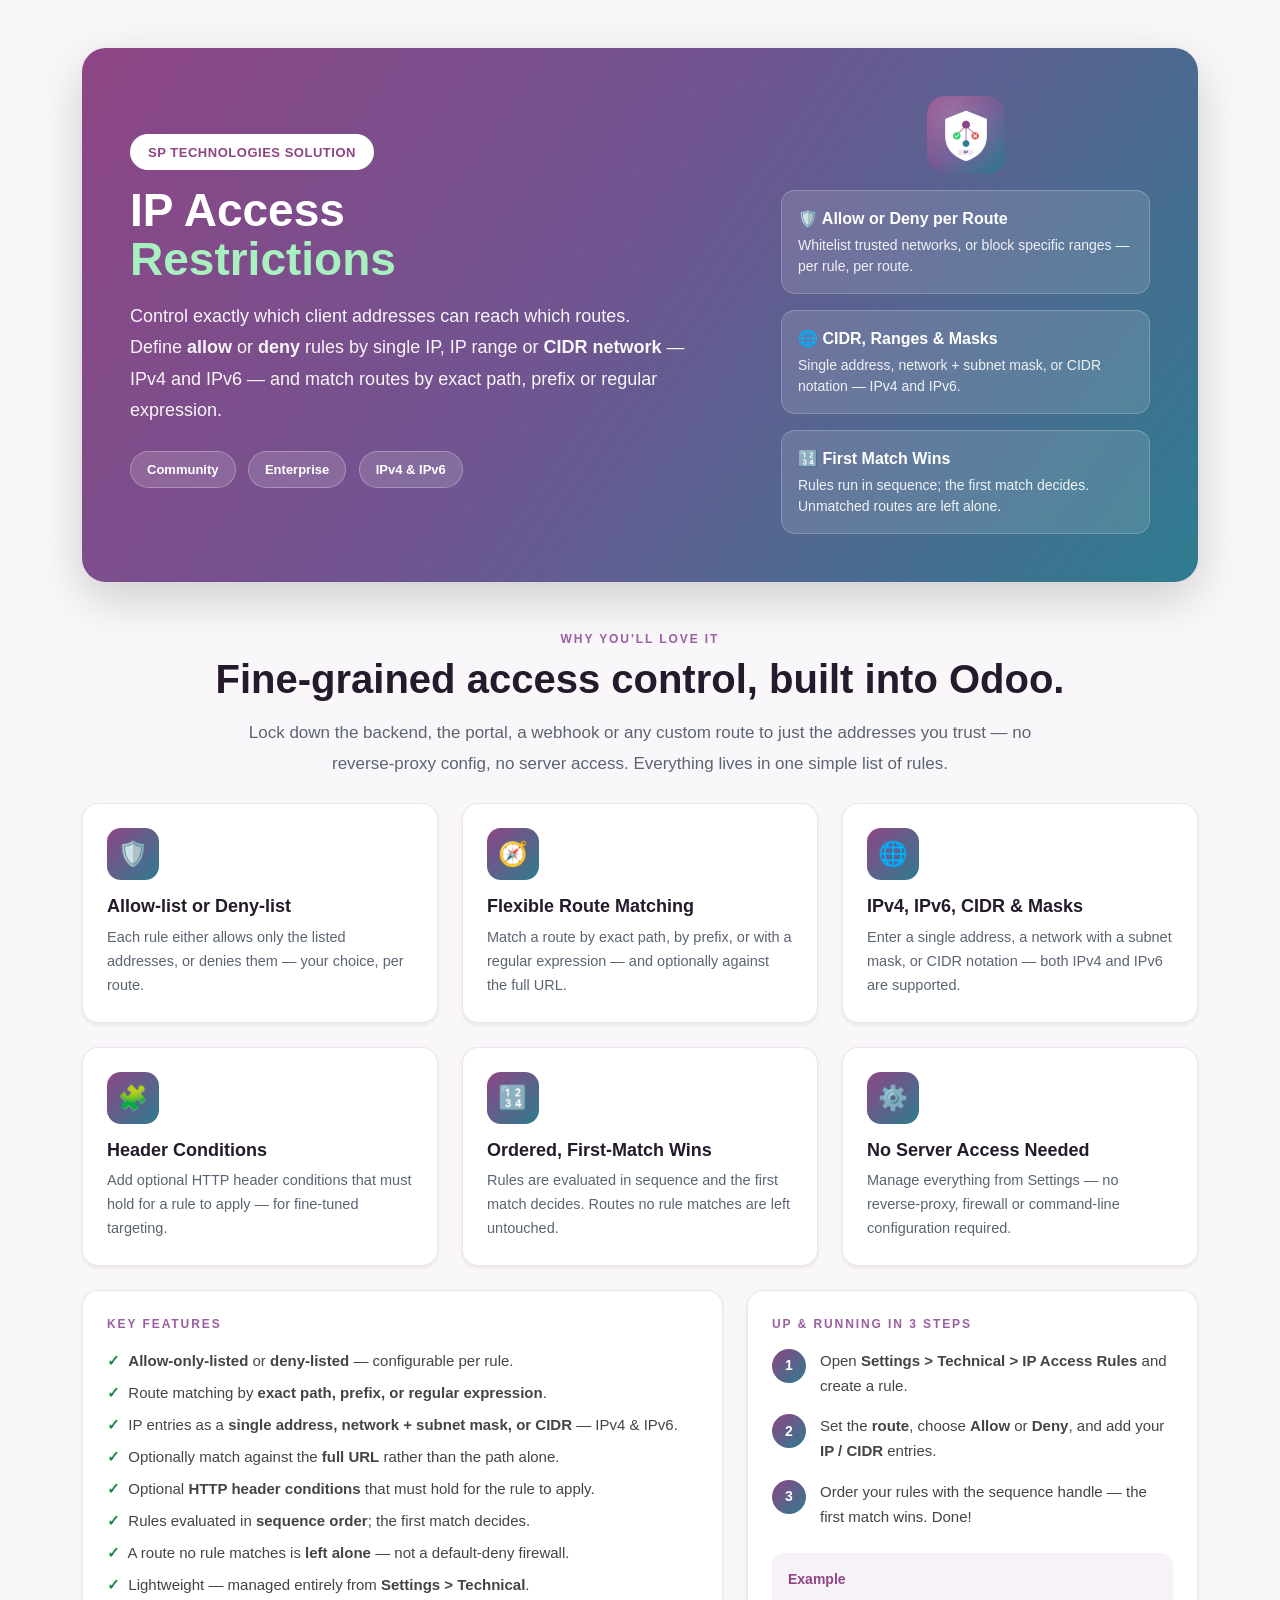
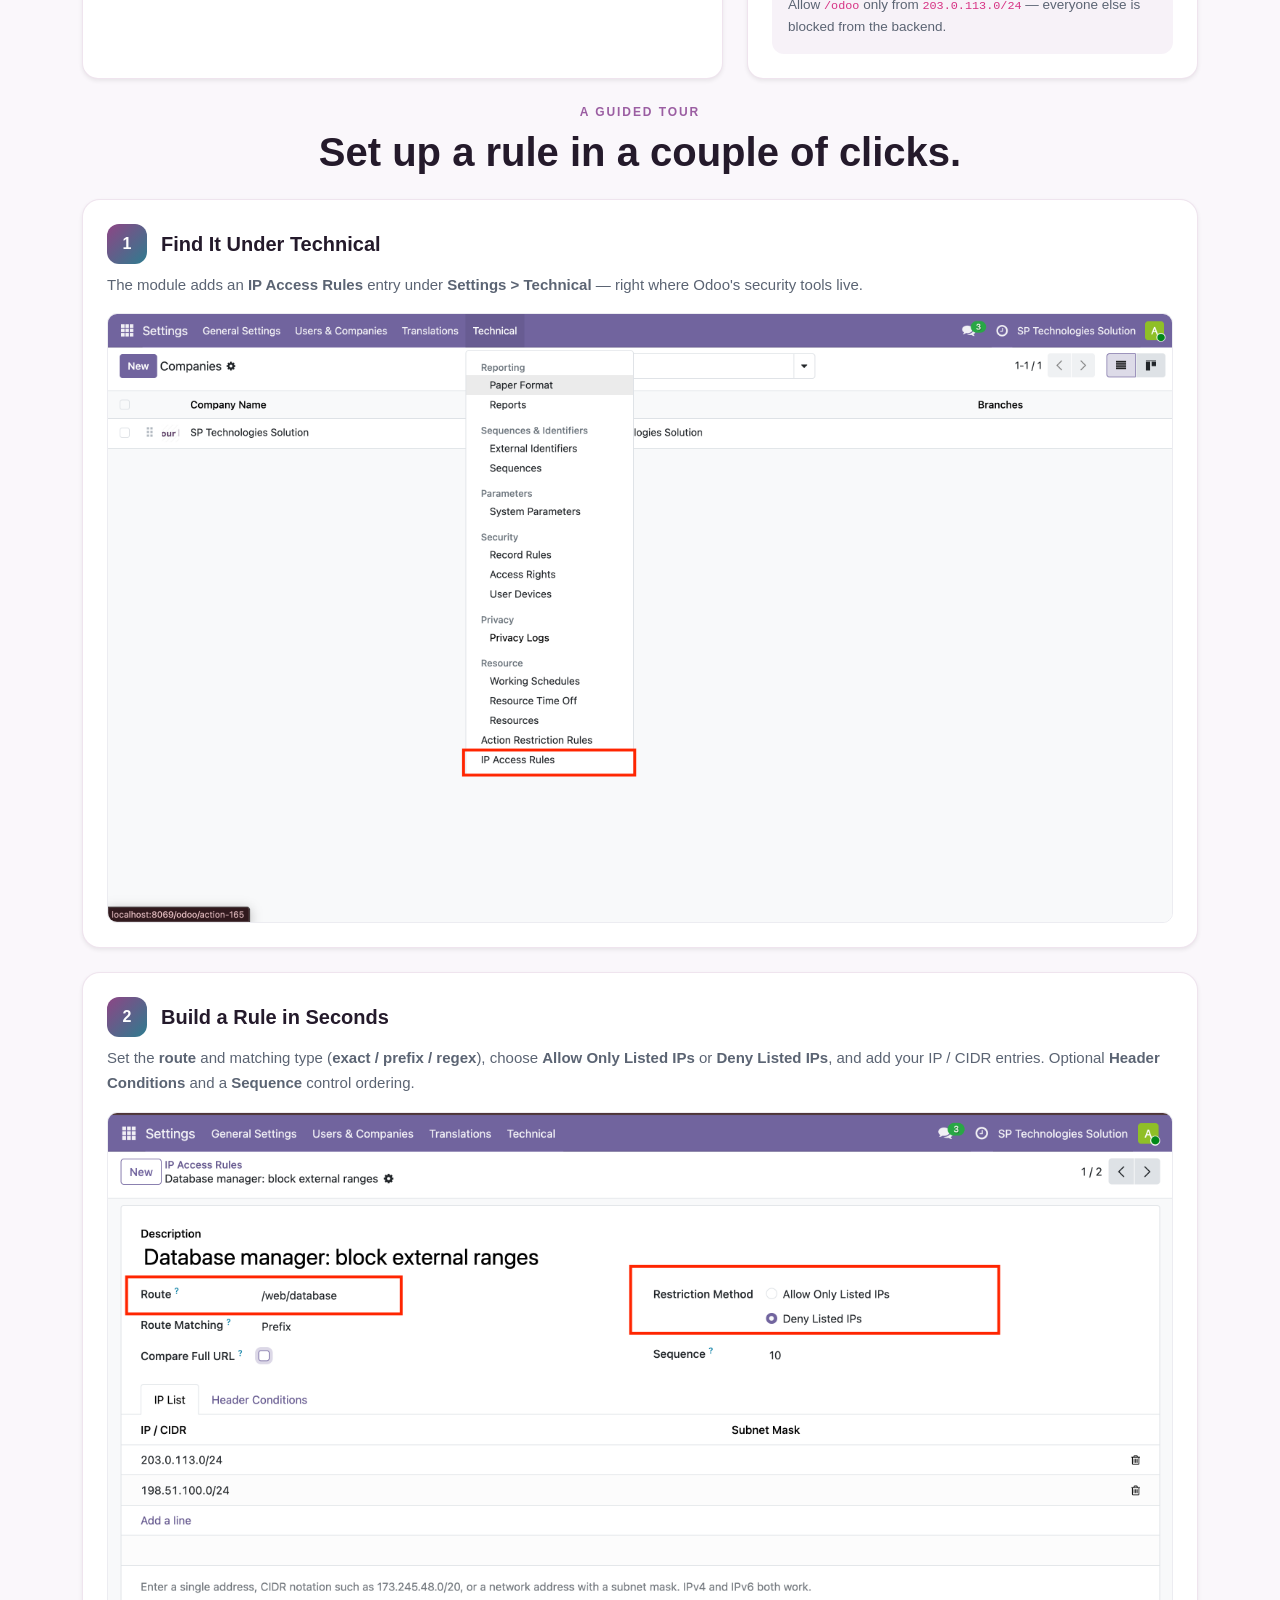
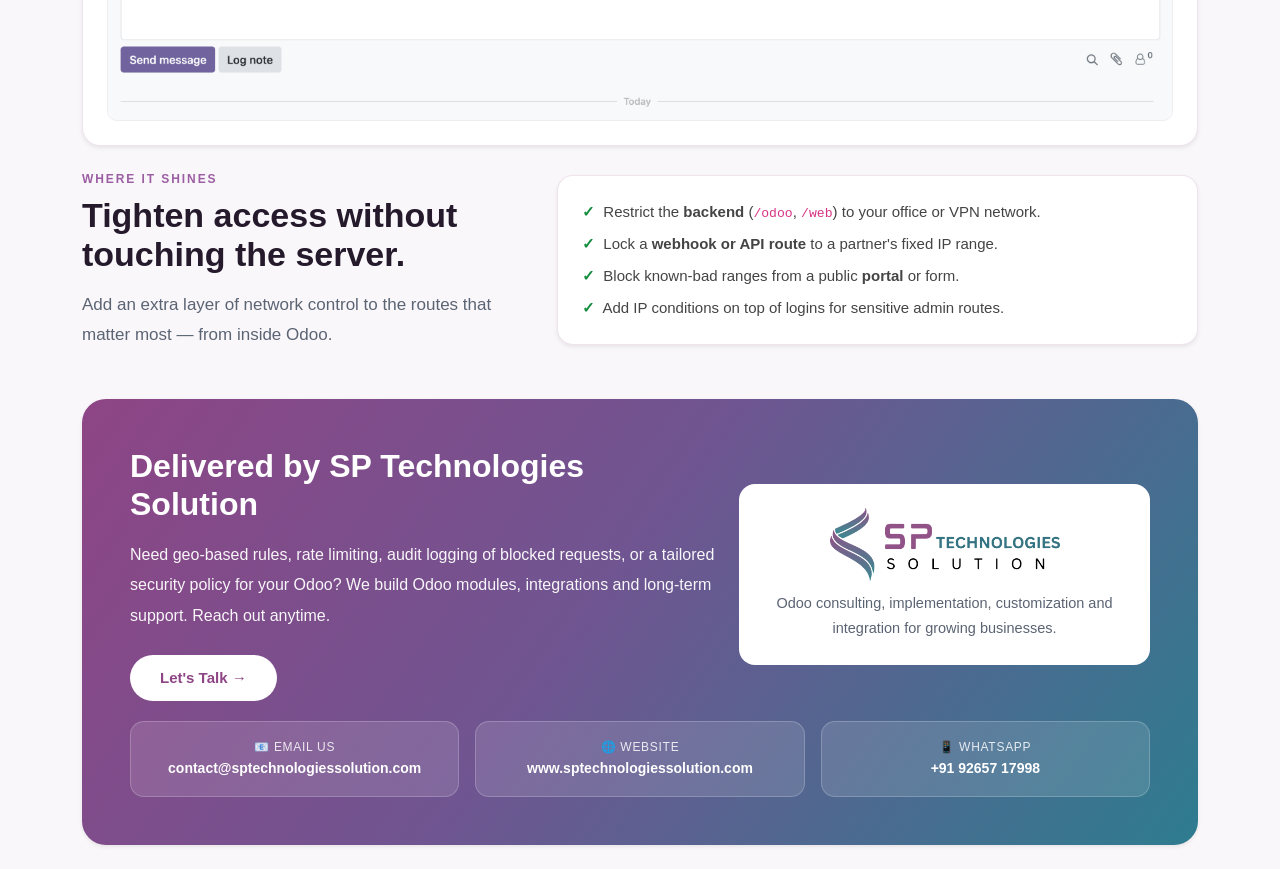
<file: sp_ip_whitelist_restrictions/static/description/index.html>
<!DOCTYPE html>
<html lang="en">
<head>
    <meta charset="UTF-8">
    <meta name="viewport" content="width=device-width, initial-scale=1.0">
    <title>SP IP Access Restrictions</title>
    <link href="https://cdn.jsdelivr.net/npm/bootstrap@5.0.2/dist/css/bootstrap.min.css" rel="stylesheet"/>
</head>
<body style="margin:0; font-family:'Segoe UI',Helvetica,Arial,sans-serif; color:#241a2b; background-color:#faf7fb;">
<div class="container" style="display:contents;">

    <!-- ══════════ HERO ══════════ -->
    <div class="container py-5">
        <div class="overflow-hidden shadow-lg" style="border-radius:24px; background-color:#6f5591; background-image:linear-gradient(125deg,#8E4585 0%,#6f5591 46%,#2E7C8F 100%);">
            <div class="row g-0 align-items-center">
                <div class="col-lg-7 p-5">
                    <div class="d-inline-block mb-3" style="background-color:#ffffff; border-radius:999px; padding:6px 18px;">
                        <span style="font-size:13px; font-weight:700; color:#8E4585; letter-spacing:0.04em;">SP TECHNOLOGIES SOLUTION</span>
                    </div>
                    <h1 class="fw-bold mb-3" style="font-size:46px; line-height:1.08; color:#ffffff;">
                        IP Access<br>
                        <span style="color:#a8f0bf;">Restrictions</span>
                    </h1>
                    <p class="mb-4" style="font-size:18px; line-height:1.75; color:#ffffff; opacity:0.95; max-width:560px;">
                        Control exactly which client addresses can reach which routes. Define <b>allow</b> or
                        <b>deny</b> rules by single IP, IP range or <b>CIDR network</b> — IPv4 and IPv6 — and match
                        routes by exact path, prefix or regular expression.
                    </p>
                    <div>
                        <span class="d-inline-block mb-2 me-2" style="font-size:13px; font-weight:600; color:#ffffff; padding:8px 16px; border-radius:999px; background-color:rgba(255,255,255,0.14); border:1px solid rgba(255,255,255,0.26);">Community</span>
                        <span class="d-inline-block mb-2 me-2" style="font-size:13px; font-weight:600; color:#ffffff; padding:8px 16px; border-radius:999px; background-color:rgba(255,255,255,0.14); border:1px solid rgba(255,255,255,0.26);">Enterprise</span>
                        <span class="d-inline-block mb-2 me-2" style="font-size:13px; font-weight:600; color:#ffffff; padding:8px 16px; border-radius:999px; background-color:rgba(255,255,255,0.14); border:1px solid rgba(255,255,255,0.26);">IPv4 &amp; IPv6</span>
                    </div>
                </div>
                <div class="col-lg-5 p-4 p-lg-5">
                    <div class="text-center mb-3">
                        <img src="icon.png" alt="App icon" style="width:78px; height:78px; border-radius:18px;">
                    </div>
                    <div class="p-3 mb-3" style="background-color:rgba(255,255,255,0.12); border:1px solid rgba(255,255,255,0.2); border-radius:14px;">
                        <div class="fw-bold mb-1" style="color:#ffffff;">🛡️ Allow or Deny per Route</div>
                        <div style="font-size:14px; color:#ffffff; opacity:0.9;">Whitelist trusted networks, or block specific ranges — per rule, per route.</div>
                    </div>
                    <div class="p-3 mb-3" style="background-color:rgba(255,255,255,0.12); border:1px solid rgba(255,255,255,0.2); border-radius:14px;">
                        <div class="fw-bold mb-1" style="color:#ffffff;">🌐 CIDR, Ranges &amp; Masks</div>
                        <div style="font-size:14px; color:#ffffff; opacity:0.9;">Single address, network + subnet mask, or CIDR notation — IPv4 and IPv6.</div>
                    </div>
                    <div class="p-3" style="background-color:rgba(255,255,255,0.12); border:1px solid rgba(255,255,255,0.2); border-radius:14px;">
                        <div class="fw-bold mb-1" style="color:#ffffff;">🔢 First Match Wins</div>
                        <div style="font-size:14px; color:#ffffff; opacity:0.9;">Rules run in sequence; the first match decides. Unmatched routes are left alone.</div>
                    </div>
                </div>
            </div>
        </div>
    </div>

    <!-- ══════════ WHY / FEATURES ══════════ -->
    <div class="container pb-4">
        <div class="text-center mb-4">
            <div style="font-size:12px; font-weight:700; letter-spacing:0.16em; color:#9B5EA2; text-transform:uppercase;">Why You'll Love It</div>
            <h2 class="fw-bold mt-2 mb-3" style="font-size:40px; line-height:1.15; color:#241a2b;">Fine-grained access control, built into Odoo.</h2>
            <p class="mx-auto mb-0" style="max-width:840px; color:#5b6473; font-size:17px; line-height:1.8;">
                Lock down the backend, the portal, a webhook or any custom route to just the addresses you trust —
                no reverse-proxy config, no server access. Everything lives in one simple list of rules.
            </p>
        </div>

        <div class="row g-4">
            <div class="col-md-6 col-xl-4">
                <div class="h-100 shadow-sm p-4" style="background-color:#ffffff; border:1px solid rgba(142,69,133,0.14); border-radius:16px;">
                    <div class="d-inline-flex align-items-center justify-content-center mb-3" style="width:52px; height:52px; border-radius:14px; background-color:#8E4585; background-image:linear-gradient(135deg,#8E4585,#2E7C8F); color:#ffffff; font-size:24px;">🛡️</div>
                    <h3 class="fw-bold" style="font-size:18px; color:#241a2b;">Allow-list or Deny-list</h3>
                    <p class="mb-0" style="color:#5b6473; font-size:14.5px; line-height:1.65;">Each rule either allows only the listed addresses, or denies them — your choice, per route.</p>
                </div>
            </div>
            <div class="col-md-6 col-xl-4">
                <div class="h-100 shadow-sm p-4" style="background-color:#ffffff; border:1px solid rgba(142,69,133,0.14); border-radius:16px;">
                    <div class="d-inline-flex align-items-center justify-content-center mb-3" style="width:52px; height:52px; border-radius:14px; background-color:#8E4585; background-image:linear-gradient(135deg,#8E4585,#2E7C8F); color:#ffffff; font-size:24px;">🧭</div>
                    <h3 class="fw-bold" style="font-size:18px; color:#241a2b;">Flexible Route Matching</h3>
                    <p class="mb-0" style="color:#5b6473; font-size:14.5px; line-height:1.65;">Match a route by exact path, by prefix, or with a regular expression — and optionally against the full URL.</p>
                </div>
            </div>
            <div class="col-md-6 col-xl-4">
                <div class="h-100 shadow-sm p-4" style="background-color:#ffffff; border:1px solid rgba(142,69,133,0.14); border-radius:16px;">
                    <div class="d-inline-flex align-items-center justify-content-center mb-3" style="width:52px; height:52px; border-radius:14px; background-color:#8E4585; background-image:linear-gradient(135deg,#8E4585,#2E7C8F); color:#ffffff; font-size:24px;">🌐</div>
                    <h3 class="fw-bold" style="font-size:18px; color:#241a2b;">IPv4, IPv6, CIDR &amp; Masks</h3>
                    <p class="mb-0" style="color:#5b6473; font-size:14.5px; line-height:1.65;">Enter a single address, a network with a subnet mask, or CIDR notation — both IPv4 and IPv6 are supported.</p>
                </div>
            </div>
            <div class="col-md-6 col-xl-4">
                <div class="h-100 shadow-sm p-4" style="background-color:#ffffff; border:1px solid rgba(142,69,133,0.14); border-radius:16px;">
                    <div class="d-inline-flex align-items-center justify-content-center mb-3" style="width:52px; height:52px; border-radius:14px; background-color:#8E4585; background-image:linear-gradient(135deg,#8E4585,#2E7C8F); color:#ffffff; font-size:24px;">🧩</div>
                    <h3 class="fw-bold" style="font-size:18px; color:#241a2b;">Header Conditions</h3>
                    <p class="mb-0" style="color:#5b6473; font-size:14.5px; line-height:1.65;">Add optional HTTP header conditions that must hold for a rule to apply — for fine-tuned targeting.</p>
                </div>
            </div>
            <div class="col-md-6 col-xl-4">
                <div class="h-100 shadow-sm p-4" style="background-color:#ffffff; border:1px solid rgba(142,69,133,0.14); border-radius:16px;">
                    <div class="d-inline-flex align-items-center justify-content-center mb-3" style="width:52px; height:52px; border-radius:14px; background-color:#8E4585; background-image:linear-gradient(135deg,#8E4585,#2E7C8F); color:#ffffff; font-size:24px;">🔢</div>
                    <h3 class="fw-bold" style="font-size:18px; color:#241a2b;">Ordered, First-Match Wins</h3>
                    <p class="mb-0" style="color:#5b6473; font-size:14.5px; line-height:1.65;">Rules are evaluated in sequence and the first match decides. Routes no rule matches are left untouched.</p>
                </div>
            </div>
            <div class="col-md-6 col-xl-4">
                <div class="h-100 shadow-sm p-4" style="background-color:#ffffff; border:1px solid rgba(142,69,133,0.14); border-radius:16px;">
                    <div class="d-inline-flex align-items-center justify-content-center mb-3" style="width:52px; height:52px; border-radius:14px; background-color:#8E4585; background-image:linear-gradient(135deg,#8E4585,#2E7C8F); color:#ffffff; font-size:24px;">⚙️</div>
                    <h3 class="fw-bold" style="font-size:18px; color:#241a2b;">No Server Access Needed</h3>
                    <p class="mb-0" style="color:#5b6473; font-size:14.5px; line-height:1.65;">Manage everything from Settings — no reverse-proxy, firewall or command-line configuration required.</p>
                </div>
            </div>
        </div>
    </div>

    <!-- ══════════ KEY FEATURES + STEPS ══════════ -->
    <div class="container pb-4">
        <div class="row g-4">
            <div class="col-lg-7">
                <div class="h-100 shadow-sm p-4" style="background-color:#ffffff; border:1px solid rgba(142,69,133,0.14); border-radius:16px;">
                    <div class="mb-3" style="font-size:12px; font-weight:700; letter-spacing:0.16em; color:#9B5EA2; text-transform:uppercase;">Key Features</div>
                    <div class="mb-2" style="color:#444; font-size:15px; line-height:1.6;"><span style="color:#128C3E; font-weight:800;">✓</span>&nbsp; <b>Allow-only-listed</b> or <b>deny-listed</b> — configurable per rule.</div>
                    <div class="mb-2" style="color:#444; font-size:15px; line-height:1.6;"><span style="color:#128C3E; font-weight:800;">✓</span>&nbsp; Route matching by <b>exact path, prefix, or regular expression</b>.</div>
                    <div class="mb-2" style="color:#444; font-size:15px; line-height:1.6;"><span style="color:#128C3E; font-weight:800;">✓</span>&nbsp; IP entries as a <b>single address, network + subnet mask, or CIDR</b> — IPv4 &amp; IPv6.</div>
                    <div class="mb-2" style="color:#444; font-size:15px; line-height:1.6;"><span style="color:#128C3E; font-weight:800;">✓</span>&nbsp; Optionally match against the <b>full URL</b> rather than the path alone.</div>
                    <div class="mb-2" style="color:#444; font-size:15px; line-height:1.6;"><span style="color:#128C3E; font-weight:800;">✓</span>&nbsp; Optional <b>HTTP header conditions</b> that must hold for the rule to apply.</div>
                    <div class="mb-2" style="color:#444; font-size:15px; line-height:1.6;"><span style="color:#128C3E; font-weight:800;">✓</span>&nbsp; Rules evaluated in <b>sequence order</b>; the first match decides.</div>
                    <div class="mb-2" style="color:#444; font-size:15px; line-height:1.6;"><span style="color:#128C3E; font-weight:800;">✓</span>&nbsp; A route no rule matches is <b>left alone</b> — not a default-deny firewall.</div>
                    <div style="color:#444; font-size:15px; line-height:1.6;"><span style="color:#128C3E; font-weight:800;">✓</span>&nbsp; Lightweight — managed entirely from <b>Settings &gt; Technical</b>.</div>
                </div>
            </div>
            <div class="col-lg-5">
                <div class="h-100 shadow-sm p-4" style="background-color:#ffffff; border:1px solid rgba(142,69,133,0.14); border-radius:16px;">
                    <div class="mb-3" style="font-size:12px; font-weight:700; letter-spacing:0.16em; color:#9B5EA2; text-transform:uppercase;">Up &amp; Running in 3 Steps</div>
                    <div class="d-flex mb-3" style="gap:14px;"><div class="flex-shrink-0 d-flex align-items-center justify-content-center fw-bold" style="width:34px; height:34px; border-radius:50%; background-color:#8E4585; background-image:linear-gradient(135deg,#8E4585,#2E7C8F); color:#fff; font-size:14px;">1</div><div style="color:#444; font-size:15px; line-height:1.65;">Open <b>Settings &gt; Technical &gt; IP Access Rules</b> and create a rule.</div></div>
                    <div class="d-flex mb-3" style="gap:14px;"><div class="flex-shrink-0 d-flex align-items-center justify-content-center fw-bold" style="width:34px; height:34px; border-radius:50%; background-color:#8E4585; background-image:linear-gradient(135deg,#8E4585,#2E7C8F); color:#fff; font-size:14px;">2</div><div style="color:#444; font-size:15px; line-height:1.65;">Set the <b>route</b>, choose <b>Allow</b> or <b>Deny</b>, and add your <b>IP / CIDR</b> entries.</div></div>
                    <div class="d-flex" style="gap:14px;"><div class="flex-shrink-0 d-flex align-items-center justify-content-center fw-bold" style="width:34px; height:34px; border-radius:50%; background-color:#8E4585; background-image:linear-gradient(135deg,#8E4585,#2E7C8F); color:#fff; font-size:14px;">3</div><div style="color:#444; font-size:15px; line-height:1.65;">Order your rules with the sequence handle — the first match wins. Done!</div></div>

                    <div class="mt-4 p-3" style="background-color:#f7f2f8; border-radius:12px;">
                        <div class="fw-bold mb-1" style="color:#8E4585; font-size:14px;">Example</div>
                        <div style="color:#5b6473; font-size:13.5px; line-height:1.6;">Allow <code>/odoo</code> only from <code>203.0.113.0/24</code> — everyone else is blocked from the backend.</div>
                    </div>
                </div>
            </div>
        </div>
    </div>

    <!-- ══════════ SCREENSHOTS (SINGLE COLUMN) ══════════ -->
    <div class="container pb-4">
        <div class="text-center mb-4">
            <div style="font-size:12px; font-weight:700; letter-spacing:0.16em; color:#9B5EA2; text-transform:uppercase;">A Guided Tour</div>
            <h2 class="fw-bold mt-2" style="font-size:40px; line-height:1.15; color:#241a2b;">Set up a rule in a couple of clicks.</h2>
        </div>

        <div class="row g-4">
            <!-- shot 1 -->
            <div class="col-12">
                <div class="shadow-sm p-4" style="background-color:#ffffff; border:1px solid rgba(142,69,133,0.14); border-radius:18px;">
                    <div class="d-flex align-items-center mb-2" style="gap:14px;">
                        <div class="flex-shrink-0 d-flex align-items-center justify-content-center fw-bold" style="width:40px; height:40px; border-radius:12px; background-color:#8E4585; background-image:linear-gradient(135deg,#8E4585,#2E7C8F); color:#fff; font-size:16px;">1</div>
                        <h3 class="fw-bold mb-0" style="font-size:20px; color:#241a2b;">Find It Under Technical</h3>
                    </div>
                    <p style="color:#5b6473; font-size:15px; line-height:1.7;">The module adds an <b>IP Access Rules</b> entry under <b>Settings &gt; Technical</b> — right where Odoo's security tools live.</p>
                    <img src="image_1.png" alt="IP Access Rules under Settings &gt; Technical" class="img-fluid w-100" style="border-radius:10px; border:1px solid #ececf1;">
                </div>
            </div>
            <!-- shot 2 -->
            <div class="col-12">
                <div class="shadow-sm p-4" style="background-color:#ffffff; border:1px solid rgba(142,69,133,0.14); border-radius:18px;">
                    <div class="d-flex align-items-center mb-2" style="gap:14px;">
                        <div class="flex-shrink-0 d-flex align-items-center justify-content-center fw-bold" style="width:40px; height:40px; border-radius:12px; background-color:#8E4585; background-image:linear-gradient(135deg,#8E4585,#2E7C8F); color:#fff; font-size:16px;">2</div>
                        <h3 class="fw-bold mb-0" style="font-size:20px; color:#241a2b;">Build a Rule in Seconds</h3>
                    </div>
                    <p style="color:#5b6473; font-size:15px; line-height:1.7;">Set the <b>route</b> and matching type (<b>exact / prefix / regex</b>), choose <b>Allow Only Listed IPs</b> or <b>Deny Listed IPs</b>, and add your IP / CIDR entries. Optional <b>Header Conditions</b> and a <b>Sequence</b> control ordering.</p>
                    <img src="image_2.png" alt="An IP Access Rule with route, method, IP list and sequence" class="img-fluid w-100" style="border-radius:10px; border:1px solid #ececf1;">
                </div>
            </div>
        </div>
    </div>

    <!-- ══════════ USE CASES ══════════ -->
    <div class="container pb-4">
        <div class="row g-4 align-items-center">
            <div class="col-lg-5">
                <div style="font-size:12px; font-weight:700; letter-spacing:0.16em; color:#9B5EA2; text-transform:uppercase;">Where It Shines</div>
                <h2 class="fw-bold mt-2 mb-3" style="font-size:34px; line-height:1.15; color:#241a2b;">Tighten access without touching the server.</h2>
                <p class="mb-0" style="color:#5b6473; font-size:17px; line-height:1.8;">Add an extra layer of network control to the routes that matter most — from inside Odoo.</p>
            </div>
            <div class="col-lg-7">
                <div class="shadow-sm p-4" style="background-color:#ffffff; border:1px solid rgba(142,69,133,0.14); border-radius:16px;">
                    <div class="mb-2" style="color:#444; font-size:15px; line-height:1.6;"><span style="color:#128C3E; font-weight:800;">✓</span>&nbsp; Restrict the <b>backend</b> (<code>/odoo</code>, <code>/web</code>) to your office or VPN network.</div>
                    <div class="mb-2" style="color:#444; font-size:15px; line-height:1.6;"><span style="color:#128C3E; font-weight:800;">✓</span>&nbsp; Lock a <b>webhook or API route</b> to a partner's fixed IP range.</div>
                    <div class="mb-2" style="color:#444; font-size:15px; line-height:1.6;"><span style="color:#128C3E; font-weight:800;">✓</span>&nbsp; Block known-bad ranges from a public <b>portal</b> or form.</div>
                    <div style="color:#444; font-size:15px; line-height:1.6;"><span style="color:#128C3E; font-weight:800;">✓</span>&nbsp; Add IP conditions on top of logins for sensitive admin routes.</div>
                </div>
            </div>
        </div>
    </div>

    <!-- ══════════ CONTACT / CTA ══════════ -->
    <div class="container py-4">
        <div class="p-4 p-lg-5 shadow-sm" style="border-radius:24px; background-color:#6f5591; background-image:linear-gradient(125deg,#8E4585 0%,#6f5591 46%,#2E7C8F 100%);">
            <div class="row align-items-center g-4">
                <div class="col-lg-7">
                    <h3 class="fw-bold mb-3" style="font-size:32px; color:#ffffff;">Delivered by SP Technologies Solution</h3>
                    <p class="mb-4" style="color:#ffffff; line-height:1.9; opacity:0.95;">Need geo-based rules, rate limiting, audit logging of blocked requests, or a tailored security policy for your Odoo? We build Odoo modules, integrations and long-term support. Reach out anytime.</p>
                    <a href="https://www.sptechnologiessolution.com/contactus" target="_blank" rel="noopener noreferrer" style="display:inline-block; background-color:#ffffff; color:#8E4585; font-weight:700; text-decoration:none; padding:12px 30px; border-radius:999px; font-size:15px;">Let's Talk →</a>
                </div>
                <div class="col-lg-5">
                    <div class="text-center p-4" style="background-color:#ffffff; border-radius:16px;">
                        <img src="logo.png" alt="SP Technologies Solution" class="img-fluid" style="max-width:230px; margin-bottom:10px;">
                        <p class="mb-0" style="color:#5b6473; line-height:1.7; font-size:14.5px;">Odoo consulting, implementation, customization and integration for growing businesses.</p>
                    </div>
                </div>
            </div>
            <div class="row g-3 mt-1">
                <div class="col-md-4">
                    <div class="p-3 text-center h-100" style="background-color:rgba(255,255,255,0.12); border:1px solid rgba(255,255,255,0.2); border-radius:14px;">
                        <div style="font-size:12px; letter-spacing:0.06em; text-transform:uppercase; color:#ffffff; opacity:0.85;">📧 Email Us</div>
                        <a href="mailto:contact@sptechnologiessolution.com" style="color:#ffffff; text-decoration:none; font-weight:600; font-size:14px; word-break:break-word;">contact@sptechnologiessolution.com</a>
                    </div>
                </div>
                <div class="col-md-4">
                    <div class="p-3 text-center h-100" style="background-color:rgba(255,255,255,0.12); border:1px solid rgba(255,255,255,0.2); border-radius:14px;">
                        <div style="font-size:12px; letter-spacing:0.06em; text-transform:uppercase; color:#ffffff; opacity:0.85;">🌐 Website</div>
                        <a href="https://www.sptechnologiessolution.com" target="_blank" rel="noopener noreferrer" style="color:#ffffff; text-decoration:none; font-weight:600; font-size:14px;">www.sptechnologiessolution.com</a>
                    </div>
                </div>
                <div class="col-md-4">
                    <div class="p-3 text-center h-100" style="background-color:rgba(255,255,255,0.12); border:1px solid rgba(255,255,255,0.2); border-radius:14px;">
                        <div style="font-size:12px; letter-spacing:0.06em; text-transform:uppercase; color:#ffffff; opacity:0.85;">📱 WhatsApp</div>
                        <a href="https://wa.me/919265717998" target="_blank" rel="noopener noreferrer" style="color:#ffffff; text-decoration:none; font-weight:600; font-size:14px;">+91 92657 17998</a>
                    </div>
                </div>
            </div>
        </div>
    </div>

</div>
</body>
</html>
</file>
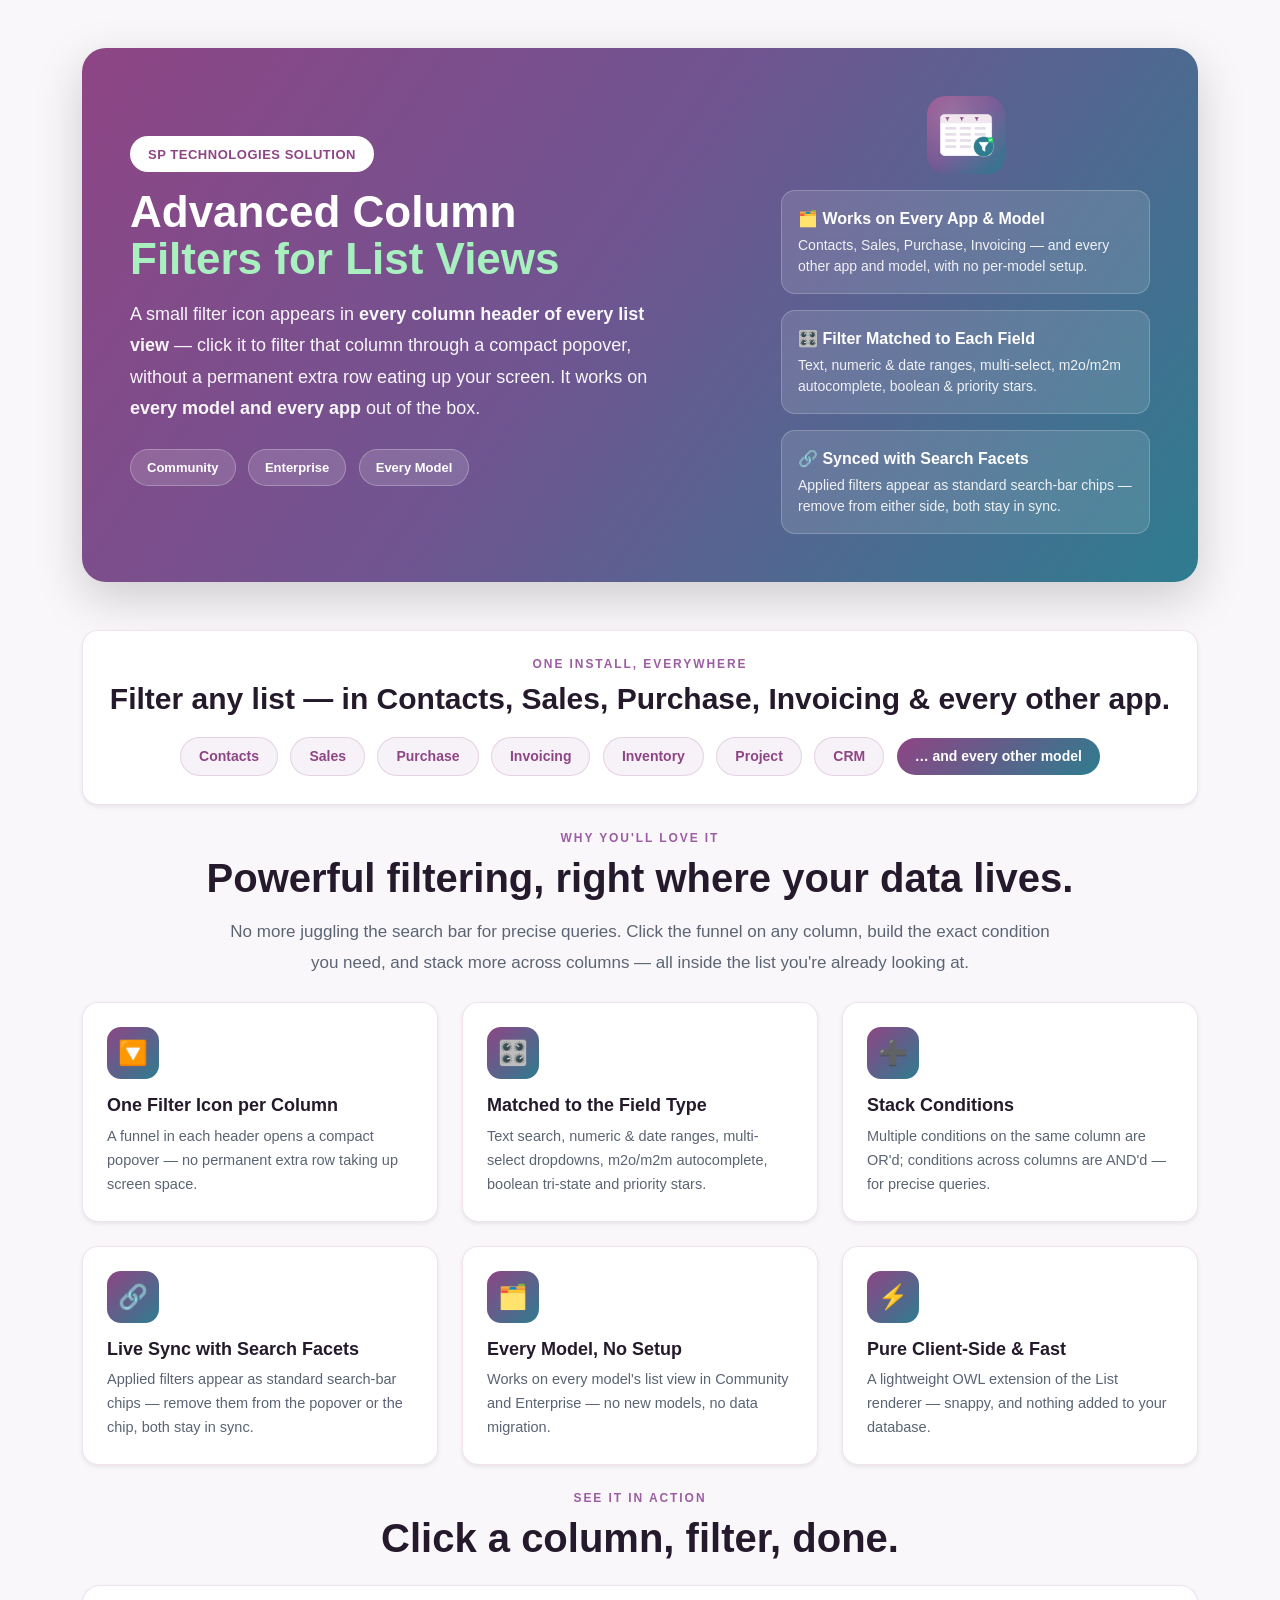
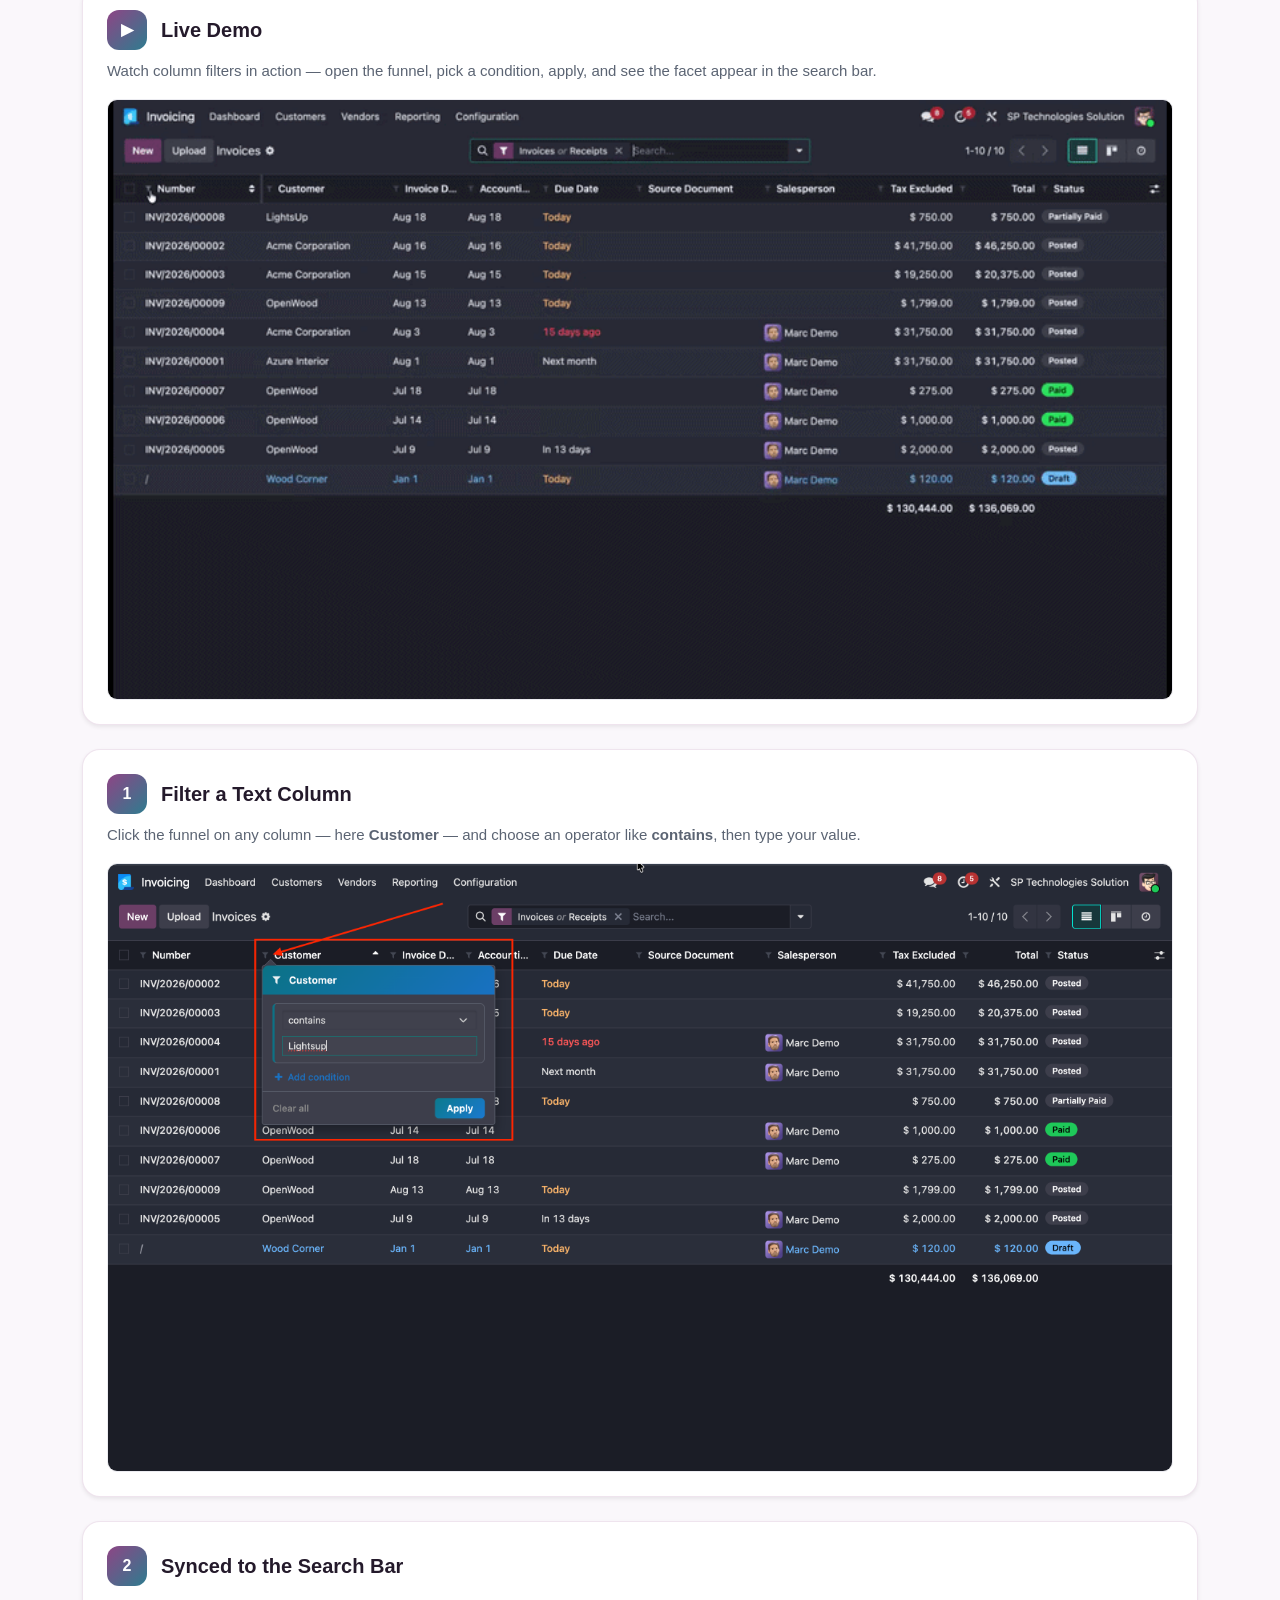
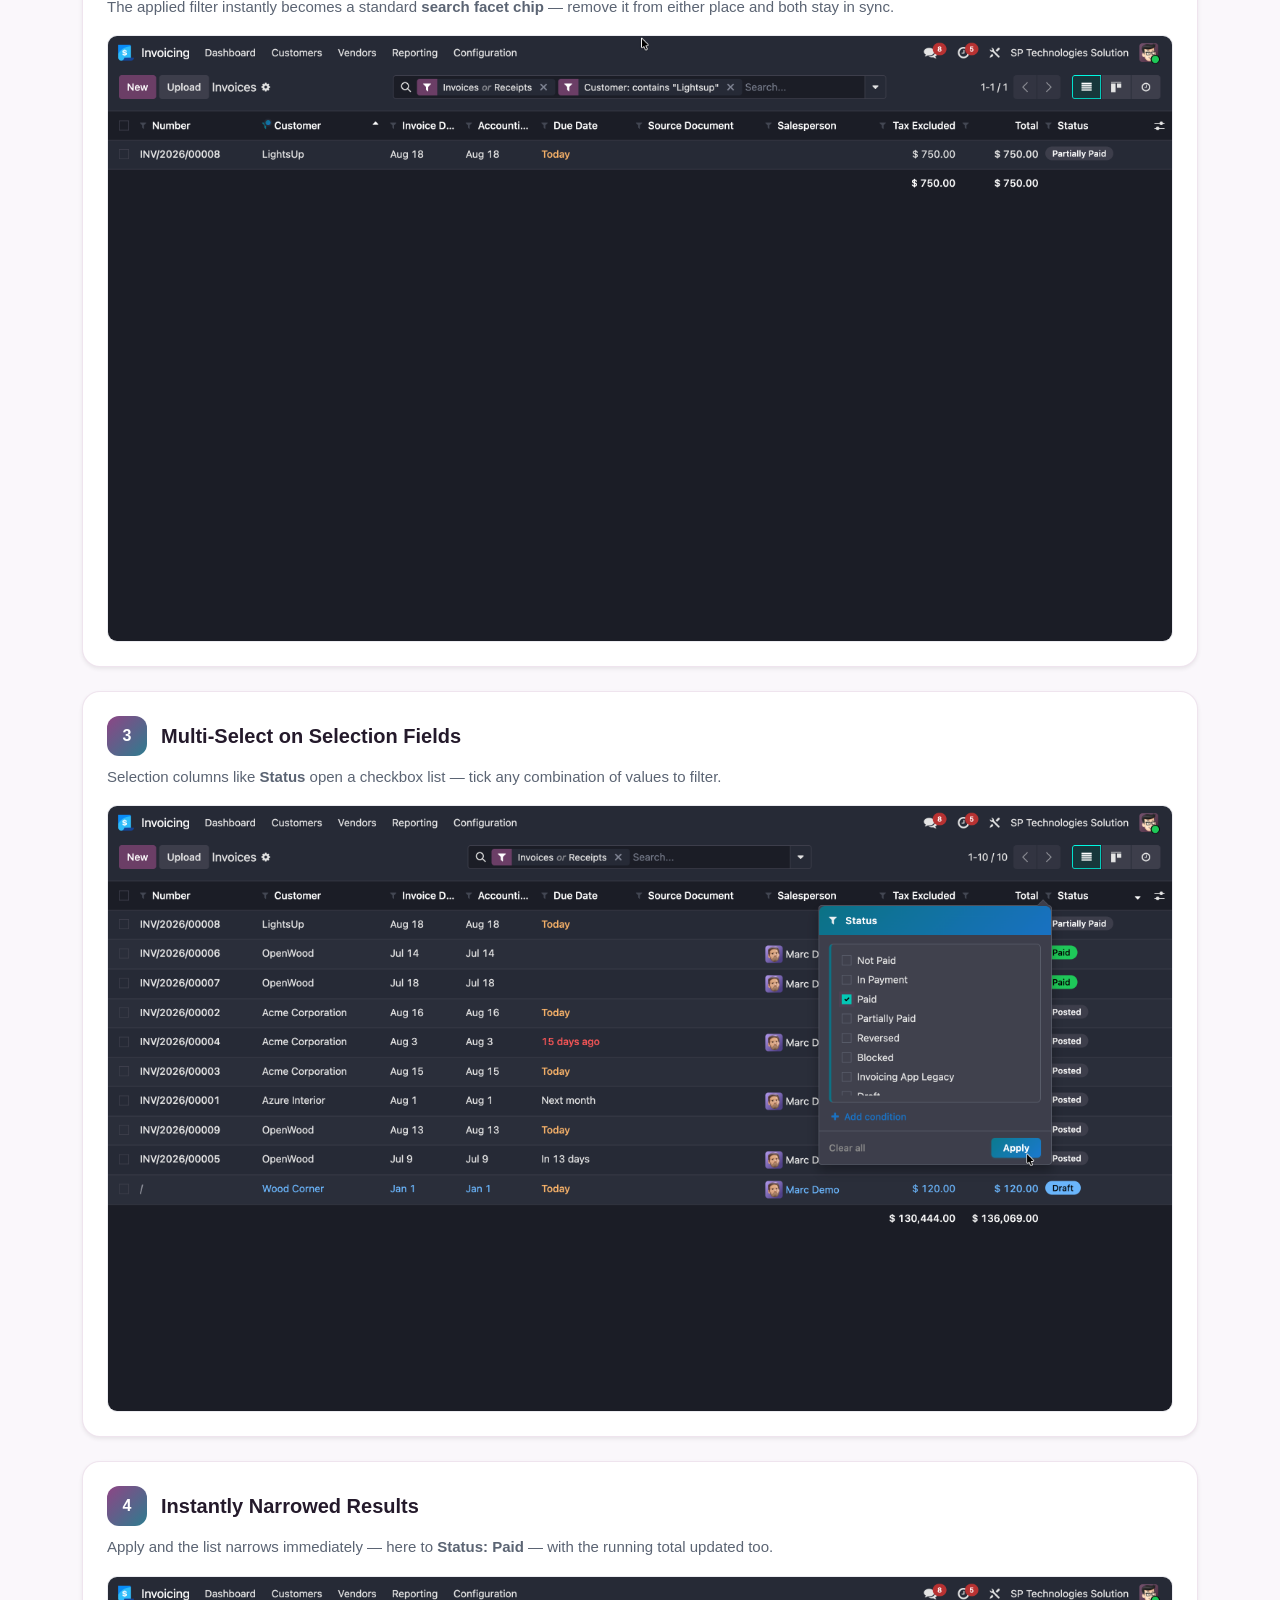
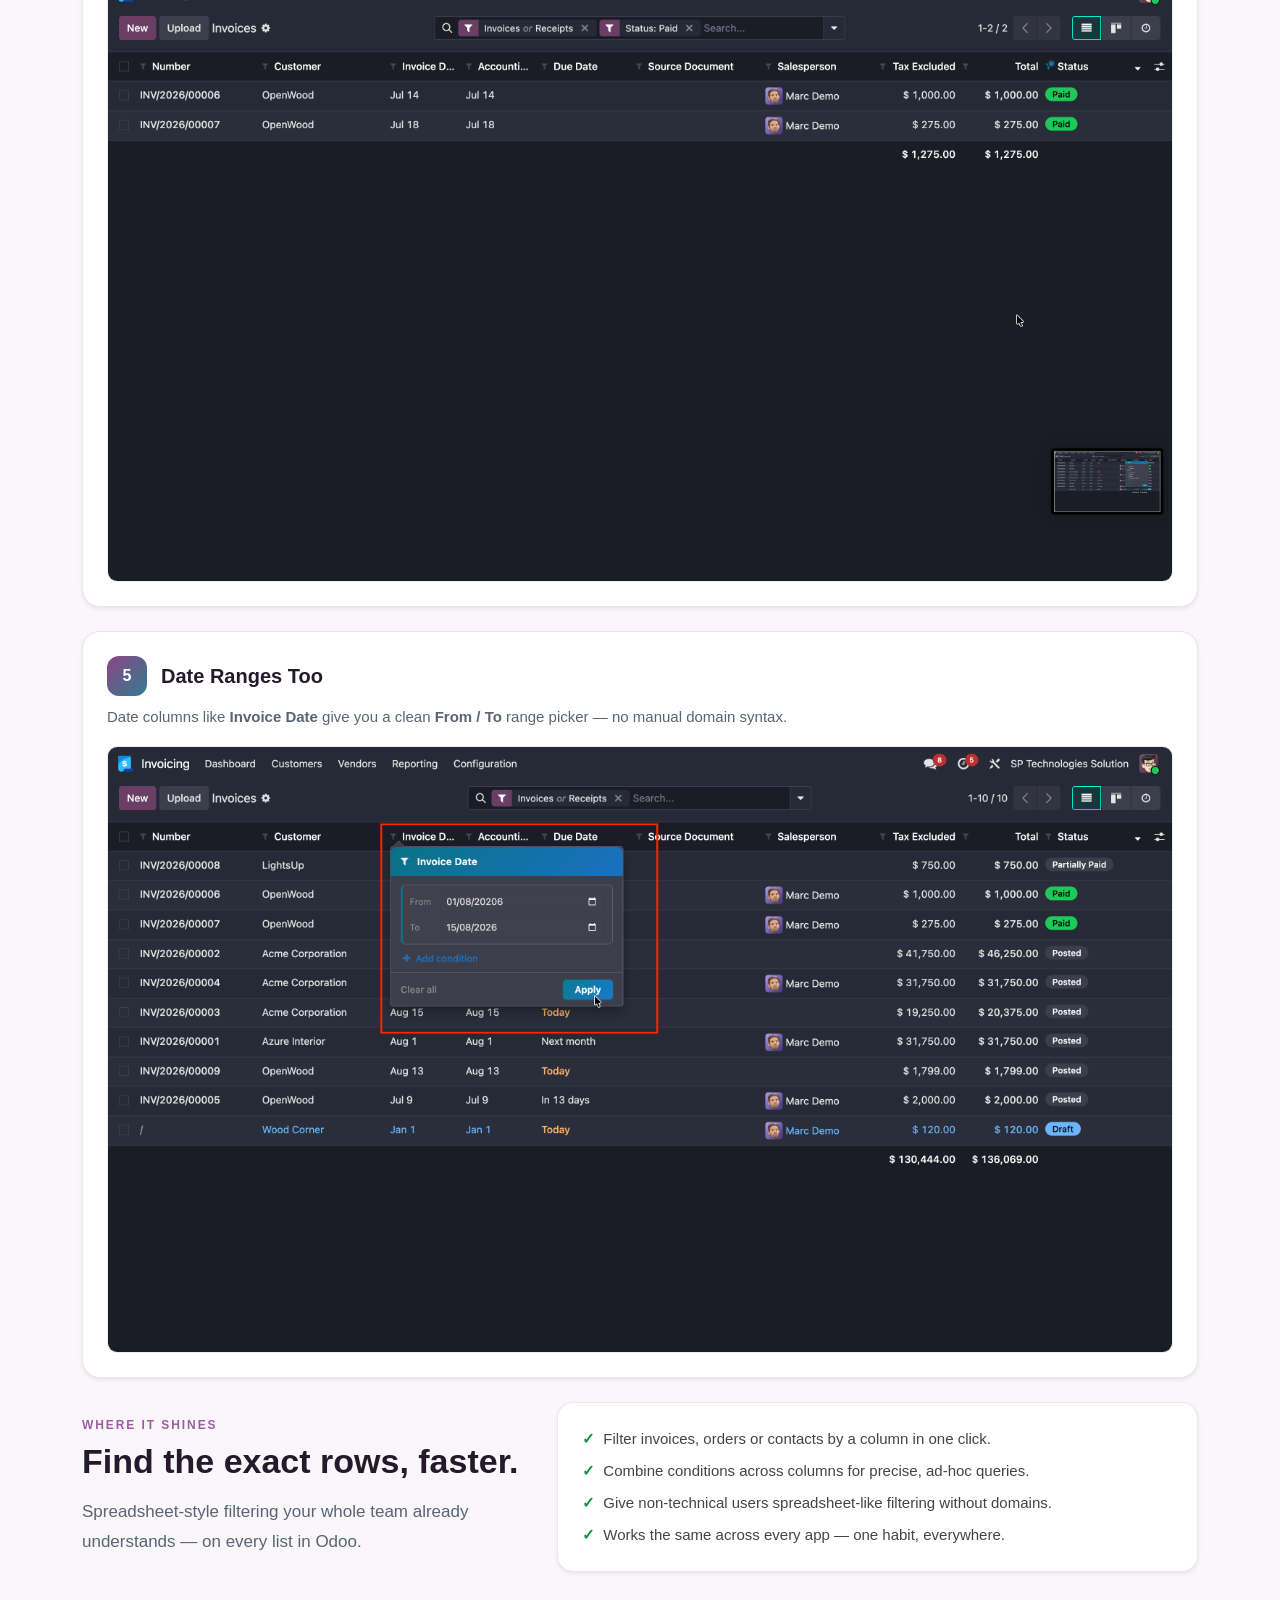
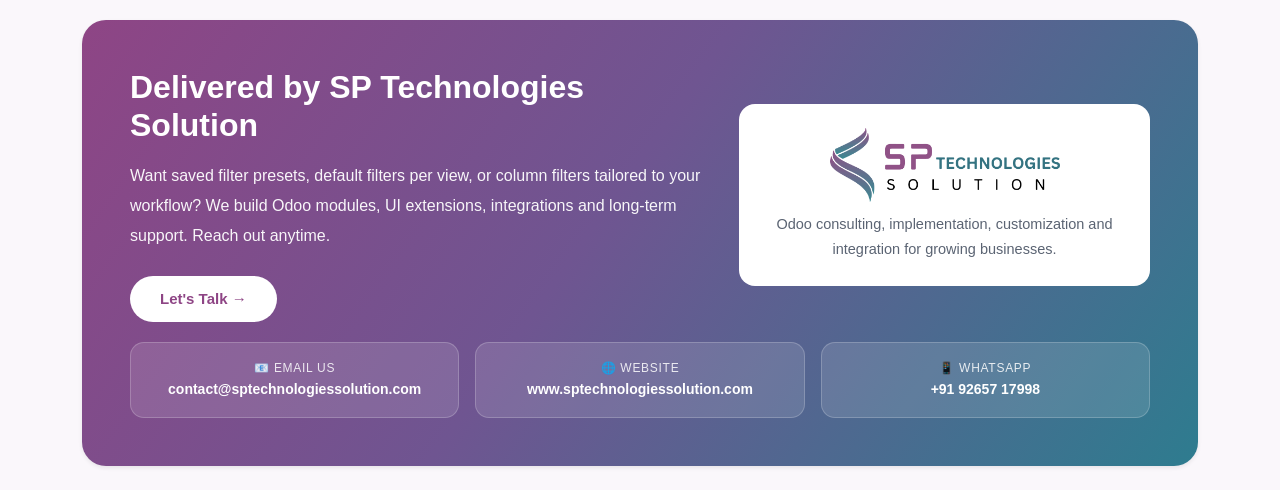
<file: sp_list_view_advanced_search/static/description/index.html>
<!DOCTYPE html>
<html lang="en">
<head>
    <meta charset="UTF-8">
    <meta name="viewport" content="width=device-width, initial-scale=1.0">
    <title>Advanced Column Filters for List Views</title>
    <link href="https://cdn.jsdelivr.net/npm/bootstrap@5.0.2/dist/css/bootstrap.min.css" rel="stylesheet"/>
</head>
<body style="margin:0; font-family:'Segoe UI',Helvetica,Arial,sans-serif; color:#241a2b; background-color:#faf7fb;">
<div class="container" style="display:contents;">

    <!-- ══════════ HERO ══════════ -->
    <div class="container py-5">
        <div class="overflow-hidden shadow-lg" style="border-radius:24px; background-color:#6f5591; background-image:linear-gradient(125deg,#8E4585 0%,#6f5591 46%,#2E7C8F 100%);">
            <div class="row g-0 align-items-center">
                <div class="col-lg-7 p-5">
                    <div class="d-inline-block mb-3" style="background-color:#ffffff; border-radius:999px; padding:6px 18px;">
                        <span style="font-size:13px; font-weight:700; color:#8E4585; letter-spacing:0.04em;">SP TECHNOLOGIES SOLUTION</span>
                    </div>
                    <h1 class="fw-bold mb-3" style="font-size:44px; line-height:1.08; color:#ffffff;">
                        Advanced Column<br>
                        <span style="color:#a8f0bf;">Filters for List Views</span>
                    </h1>
                    <p class="mb-4" style="font-size:18px; line-height:1.75; color:#ffffff; opacity:0.95; max-width:560px;">
                        A small filter icon appears in <b>every column header of every list view</b> — click it to filter
                        that column through a compact popover, without a permanent extra row eating up your screen.
                        It works on <b>every model and every app</b> out of the box.
                    </p>
                    <div>
                        <span class="d-inline-block mb-2 me-2" style="font-size:13px; font-weight:600; color:#ffffff; padding:8px 16px; border-radius:999px; background-color:rgba(255,255,255,0.14); border:1px solid rgba(255,255,255,0.26);">Community</span>
                        <span class="d-inline-block mb-2 me-2" style="font-size:13px; font-weight:600; color:#ffffff; padding:8px 16px; border-radius:999px; background-color:rgba(255,255,255,0.14); border:1px solid rgba(255,255,255,0.26);">Enterprise</span>
                        <span class="d-inline-block mb-2 me-2" style="font-size:13px; font-weight:600; color:#ffffff; padding:8px 16px; border-radius:999px; background-color:rgba(255,255,255,0.14); border:1px solid rgba(255,255,255,0.26);">Every Model</span>
                    </div>
                </div>
                <div class="col-lg-5 p-4 p-lg-5">
                    <div class="text-center mb-3">
                        <img src="icon.png" alt="App icon" style="width:78px; height:78px; border-radius:18px;">
                    </div>
                    <div class="p-3 mb-3" style="background-color:rgba(255,255,255,0.12); border:1px solid rgba(255,255,255,0.2); border-radius:14px;">
                        <div class="fw-bold mb-1" style="color:#ffffff;">🗂️ Works on Every App &amp; Model</div>
                        <div style="font-size:14px; color:#ffffff; opacity:0.9;">Contacts, Sales, Purchase, Invoicing — and every other app and model, with no per-model setup.</div>
                    </div>
                    <div class="p-3 mb-3" style="background-color:rgba(255,255,255,0.12); border:1px solid rgba(255,255,255,0.2); border-radius:14px;">
                        <div class="fw-bold mb-1" style="color:#ffffff;">🎛️ Filter Matched to Each Field</div>
                        <div style="font-size:14px; color:#ffffff; opacity:0.9;">Text, numeric &amp; date ranges, multi-select, m2o/m2m autocomplete, boolean &amp; priority stars.</div>
                    </div>
                    <div class="p-3" style="background-color:rgba(255,255,255,0.12); border:1px solid rgba(255,255,255,0.2); border-radius:14px;">
                        <div class="fw-bold mb-1" style="color:#ffffff;">🔗 Synced with Search Facets</div>
                        <div style="font-size:14px; color:#ffffff; opacity:0.9;">Applied filters appear as standard search-bar chips — remove from either side, both stay in sync.</div>
                    </div>
                </div>
            </div>
        </div>
    </div>

    <!-- ══════════ WORKS EVERYWHERE STRIP ══════════ -->
    <div class="container pb-4">
        <div class="p-4 text-center shadow-sm" style="background-color:#ffffff; border:1px solid rgba(142,69,133,0.14); border-radius:16px;">
            <div style="font-size:12px; font-weight:700; letter-spacing:0.16em; color:#9B5EA2; text-transform:uppercase;">One install, everywhere</div>
            <h2 class="fw-bold mt-2 mb-3" style="font-size:30px; line-height:1.2; color:#241a2b;">Filter any list — in Contacts, Sales, Purchase, Invoicing &amp; every other app.</h2>
            <div>
                <span class="d-inline-block m-1" style="font-size:14px; font-weight:600; color:#8E4585; background-color:#f7f2f8; border:1px solid rgba(142,69,133,0.18); border-radius:999px; padding:8px 18px;">Contacts</span>
                <span class="d-inline-block m-1" style="font-size:14px; font-weight:600; color:#8E4585; background-color:#f7f2f8; border:1px solid rgba(142,69,133,0.18); border-radius:999px; padding:8px 18px;">Sales</span>
                <span class="d-inline-block m-1" style="font-size:14px; font-weight:600; color:#8E4585; background-color:#f7f2f8; border:1px solid rgba(142,69,133,0.18); border-radius:999px; padding:8px 18px;">Purchase</span>
                <span class="d-inline-block m-1" style="font-size:14px; font-weight:600; color:#8E4585; background-color:#f7f2f8; border:1px solid rgba(142,69,133,0.18); border-radius:999px; padding:8px 18px;">Invoicing</span>
                <span class="d-inline-block m-1" style="font-size:14px; font-weight:600; color:#8E4585; background-color:#f7f2f8; border:1px solid rgba(142,69,133,0.18); border-radius:999px; padding:8px 18px;">Inventory</span>
                <span class="d-inline-block m-1" style="font-size:14px; font-weight:600; color:#8E4585; background-color:#f7f2f8; border:1px solid rgba(142,69,133,0.18); border-radius:999px; padding:8px 18px;">Project</span>
                <span class="d-inline-block m-1" style="font-size:14px; font-weight:600; color:#8E4585; background-color:#f7f2f8; border:1px solid rgba(142,69,133,0.18); border-radius:999px; padding:8px 18px;">CRM</span>
                <span class="d-inline-block m-1" style="font-size:14px; font-weight:700; color:#ffffff; background-color:#8E4585; background-image:linear-gradient(135deg,#8E4585,#2E7C8F); border-radius:999px; padding:8px 18px;">… and every other model</span>
            </div>
        </div>
    </div>

    <!-- ══════════ WHY / FEATURES ══════════ -->
    <div class="container pb-4">
        <div class="text-center mb-4">
            <div style="font-size:12px; font-weight:700; letter-spacing:0.16em; color:#9B5EA2; text-transform:uppercase;">Why You'll Love It</div>
            <h2 class="fw-bold mt-2 mb-3" style="font-size:40px; line-height:1.15; color:#241a2b;">Powerful filtering, right where your data lives.</h2>
            <p class="mx-auto mb-0" style="max-width:840px; color:#5b6473; font-size:17px; line-height:1.8;">
                No more juggling the search bar for precise queries. Click the funnel on any column, build the exact
                condition you need, and stack more across columns — all inside the list you're already looking at.
            </p>
        </div>

        <div class="row g-4">
            <div class="col-md-6 col-xl-4">
                <div class="h-100 shadow-sm p-4" style="background-color:#ffffff; border:1px solid rgba(142,69,133,0.14); border-radius:16px;">
                    <div class="d-inline-flex align-items-center justify-content-center mb-3" style="width:52px; height:52px; border-radius:14px; background-color:#8E4585; background-image:linear-gradient(135deg,#8E4585,#2E7C8F); color:#ffffff; font-size:24px;">🔽</div>
                    <h3 class="fw-bold" style="font-size:18px; color:#241a2b;">One Filter Icon per Column</h3>
                    <p class="mb-0" style="color:#5b6473; font-size:14.5px; line-height:1.65;">A funnel in each header opens a compact popover — no permanent extra row taking up screen space.</p>
                </div>
            </div>
            <div class="col-md-6 col-xl-4">
                <div class="h-100 shadow-sm p-4" style="background-color:#ffffff; border:1px solid rgba(142,69,133,0.14); border-radius:16px;">
                    <div class="d-inline-flex align-items-center justify-content-center mb-3" style="width:52px; height:52px; border-radius:14px; background-color:#8E4585; background-image:linear-gradient(135deg,#8E4585,#2E7C8F); color:#ffffff; font-size:24px;">🎛️</div>
                    <h3 class="fw-bold" style="font-size:18px; color:#241a2b;">Matched to the Field Type</h3>
                    <p class="mb-0" style="color:#5b6473; font-size:14.5px; line-height:1.65;">Text search, numeric &amp; date ranges, multi-select dropdowns, m2o/m2m autocomplete, boolean tri-state and priority stars.</p>
                </div>
            </div>
            <div class="col-md-6 col-xl-4">
                <div class="h-100 shadow-sm p-4" style="background-color:#ffffff; border:1px solid rgba(142,69,133,0.14); border-radius:16px;">
                    <div class="d-inline-flex align-items-center justify-content-center mb-3" style="width:52px; height:52px; border-radius:14px; background-color:#8E4585; background-image:linear-gradient(135deg,#8E4585,#2E7C8F); color:#ffffff; font-size:24px;">➕</div>
                    <h3 class="fw-bold" style="font-size:18px; color:#241a2b;">Stack Conditions</h3>
                    <p class="mb-0" style="color:#5b6473; font-size:14.5px; line-height:1.65;">Multiple conditions on the same column are OR'd; conditions across columns are AND'd — for precise queries.</p>
                </div>
            </div>
            <div class="col-md-6 col-xl-4">
                <div class="h-100 shadow-sm p-4" style="background-color:#ffffff; border:1px solid rgba(142,69,133,0.14); border-radius:16px;">
                    <div class="d-inline-flex align-items-center justify-content-center mb-3" style="width:52px; height:52px; border-radius:14px; background-color:#8E4585; background-image:linear-gradient(135deg,#8E4585,#2E7C8F); color:#ffffff; font-size:24px;">🔗</div>
                    <h3 class="fw-bold" style="font-size:18px; color:#241a2b;">Live Sync with Search Facets</h3>
                    <p class="mb-0" style="color:#5b6473; font-size:14.5px; line-height:1.65;">Applied filters appear as standard search-bar chips — remove them from the popover or the chip, both stay in sync.</p>
                </div>
            </div>
            <div class="col-md-6 col-xl-4">
                <div class="h-100 shadow-sm p-4" style="background-color:#ffffff; border:1px solid rgba(142,69,133,0.14); border-radius:16px;">
                    <div class="d-inline-flex align-items-center justify-content-center mb-3" style="width:52px; height:52px; border-radius:14px; background-color:#8E4585; background-image:linear-gradient(135deg,#8E4585,#2E7C8F); color:#ffffff; font-size:24px;">🗂️</div>
                    <h3 class="fw-bold" style="font-size:18px; color:#241a2b;">Every Model, No Setup</h3>
                    <p class="mb-0" style="color:#5b6473; font-size:14.5px; line-height:1.65;">Works on every model's list view in Community and Enterprise — no new models, no data migration.</p>
                </div>
            </div>
            <div class="col-md-6 col-xl-4">
                <div class="h-100 shadow-sm p-4" style="background-color:#ffffff; border:1px solid rgba(142,69,133,0.14); border-radius:16px;">
                    <div class="d-inline-flex align-items-center justify-content-center mb-3" style="width:52px; height:52px; border-radius:14px; background-color:#8E4585; background-image:linear-gradient(135deg,#8E4585,#2E7C8F); color:#ffffff; font-size:24px;">⚡</div>
                    <h3 class="fw-bold" style="font-size:18px; color:#241a2b;">Pure Client-Side &amp; Fast</h3>
                    <p class="mb-0" style="color:#5b6473; font-size:14.5px; line-height:1.65;">A lightweight OWL extension of the List renderer — snappy, and nothing added to your database.</p>
                </div>
            </div>
        </div>
    </div>

    <!-- ══════════ GUIDED TOUR: GIF FIRST, THEN IMAGES ══════════ -->
    <div class="container pb-4">
        <div class="text-center mb-4">
            <div style="font-size:12px; font-weight:700; letter-spacing:0.16em; color:#9B5EA2; text-transform:uppercase;">See It in Action</div>
            <h2 class="fw-bold mt-2" style="font-size:40px; line-height:1.15; color:#241a2b;">Click a column, filter, done.</h2>
        </div>

        <div class="row g-4">
            <!-- video / gif first -->
            <div class="col-12">
                <div class="shadow-sm p-4" style="background-color:#ffffff; border:1px solid rgba(142,69,133,0.14); border-radius:18px;">
                    <div class="d-flex align-items-center mb-2" style="gap:14px;">
                        <div class="flex-shrink-0 d-flex align-items-center justify-content-center fw-bold" style="width:40px; height:40px; border-radius:12px; background-color:#8E4585; background-image:linear-gradient(135deg,#8E4585,#2E7C8F); color:#fff; font-size:16px;">▶</div>
                        <h3 class="fw-bold mb-0" style="font-size:20px; color:#241a2b;">Live Demo</h3>
                    </div>
                    <p style="color:#5b6473; font-size:15px; line-height:1.7;">Watch column filters in action — open the funnel, pick a condition, apply, and see the facet appear in the search bar.</p>
                    <img src="video.gif" alt="Advanced column filters demo" class="img-fluid w-100" style="border-radius:10px; border:1px solid #ececf1;">
                </div>
            </div>
            <!-- shot 1 -->
            <div class="col-12">
                <div class="shadow-sm p-4" style="background-color:#ffffff; border:1px solid rgba(142,69,133,0.14); border-radius:18px;">
                    <div class="d-flex align-items-center mb-2" style="gap:14px;">
                        <div class="flex-shrink-0 d-flex align-items-center justify-content-center fw-bold" style="width:40px; height:40px; border-radius:12px; background-color:#8E4585; background-image:linear-gradient(135deg,#8E4585,#2E7C8F); color:#fff; font-size:16px;">1</div>
                        <h3 class="fw-bold mb-0" style="font-size:20px; color:#241a2b;">Filter a Text Column</h3>
                    </div>
                    <p style="color:#5b6473; font-size:15px; line-height:1.7;">Click the funnel on any column — here <b>Customer</b> — and choose an operator like <b>contains</b>, then type your value.</p>
                    <img src="1.png" alt="Text filter popover on the Customer column" class="img-fluid w-100" style="border-radius:10px; border:1px solid #ececf1;">
                </div>
            </div>
            <!-- shot 2 -->
            <div class="col-12">
                <div class="shadow-sm p-4" style="background-color:#ffffff; border:1px solid rgba(142,69,133,0.14); border-radius:18px;">
                    <div class="d-flex align-items-center mb-2" style="gap:14px;">
                        <div class="flex-shrink-0 d-flex align-items-center justify-content-center fw-bold" style="width:40px; height:40px; border-radius:12px; background-color:#8E4585; background-image:linear-gradient(135deg,#8E4585,#2E7C8F); color:#fff; font-size:16px;">2</div>
                        <h3 class="fw-bold mb-0" style="font-size:20px; color:#241a2b;">Synced to the Search Bar</h3>
                    </div>
                    <p style="color:#5b6473; font-size:15px; line-height:1.7;">The applied filter instantly becomes a standard <b>search facet chip</b> — remove it from either place and both stay in sync.</p>
                    <img src="2.png" alt="Applied filter shown as a search facet chip" class="img-fluid w-100" style="border-radius:10px; border:1px solid #ececf1;">
                </div>
            </div>
            <!-- shot 3 -->
            <div class="col-12">
                <div class="shadow-sm p-4" style="background-color:#ffffff; border:1px solid rgba(142,69,133,0.14); border-radius:18px;">
                    <div class="d-flex align-items-center mb-2" style="gap:14px;">
                        <div class="flex-shrink-0 d-flex align-items-center justify-content-center fw-bold" style="width:40px; height:40px; border-radius:12px; background-color:#8E4585; background-image:linear-gradient(135deg,#8E4585,#2E7C8F); color:#fff; font-size:16px;">3</div>
                        <h3 class="fw-bold mb-0" style="font-size:20px; color:#241a2b;">Multi-Select on Selection Fields</h3>
                    </div>
                    <p style="color:#5b6473; font-size:15px; line-height:1.7;">Selection columns like <b>Status</b> open a checkbox list — tick any combination of values to filter.</p>
                    <img src="3.png" alt="Multi-select checkbox filter on the Status column" class="img-fluid w-100" style="border-radius:10px; border:1px solid #ececf1;">
                </div>
            </div>
            <!-- shot 4 -->
            <div class="col-12">
                <div class="shadow-sm p-4" style="background-color:#ffffff; border:1px solid rgba(142,69,133,0.14); border-radius:18px;">
                    <div class="d-flex align-items-center mb-2" style="gap:14px;">
                        <div class="flex-shrink-0 d-flex align-items-center justify-content-center fw-bold" style="width:40px; height:40px; border-radius:12px; background-color:#8E4585; background-image:linear-gradient(135deg,#8E4585,#2E7C8F); color:#fff; font-size:16px;">4</div>
                        <h3 class="fw-bold mb-0" style="font-size:20px; color:#241a2b;">Instantly Narrowed Results</h3>
                    </div>
                    <p style="color:#5b6473; font-size:15px; line-height:1.7;">Apply and the list narrows immediately — here to <b>Status: Paid</b> — with the running total updated too.</p>
                    <img src="4.png" alt="List filtered to Status Paid" class="img-fluid w-100" style="border-radius:10px; border:1px solid #ececf1;">
                </div>
            </div>
            <!-- shot 5 -->
            <div class="col-12">
                <div class="shadow-sm p-4" style="background-color:#ffffff; border:1px solid rgba(142,69,133,0.14); border-radius:18px;">
                    <div class="d-flex align-items-center mb-2" style="gap:14px;">
                        <div class="flex-shrink-0 d-flex align-items-center justify-content-center fw-bold" style="width:40px; height:40px; border-radius:12px; background-color:#8E4585; background-image:linear-gradient(135deg,#8E4585,#2E7C8F); color:#fff; font-size:16px;">5</div>
                        <h3 class="fw-bold mb-0" style="font-size:20px; color:#241a2b;">Date Ranges Too</h3>
                    </div>
                    <p style="color:#5b6473; font-size:15px; line-height:1.7;">Date columns like <b>Invoice Date</b> give you a clean <b>From / To</b> range picker — no manual domain syntax.</p>
                    <img src="5.png" alt="Date range filter on the Invoice Date column" class="img-fluid w-100" style="border-radius:10px; border:1px solid #ececf1;">
                </div>
            </div>
        </div>
    </div>

    <!-- ══════════ USE CASES ══════════ -->
    <div class="container pb-4">
        <div class="row g-4 align-items-center">
            <div class="col-lg-5">
                <div style="font-size:12px; font-weight:700; letter-spacing:0.16em; color:#9B5EA2; text-transform:uppercase;">Where It Shines</div>
                <h2 class="fw-bold mt-2 mb-3" style="font-size:34px; line-height:1.15; color:#241a2b;">Find the exact rows, faster.</h2>
                <p class="mb-0" style="color:#5b6473; font-size:17px; line-height:1.8;">Spreadsheet-style filtering your whole team already understands — on every list in Odoo.</p>
            </div>
            <div class="col-lg-7">
                <div class="shadow-sm p-4" style="background-color:#ffffff; border:1px solid rgba(142,69,133,0.14); border-radius:16px;">
                    <div class="mb-2" style="color:#444; font-size:15px; line-height:1.6;"><span style="color:#128C3E; font-weight:800;">✓</span>&nbsp; Filter invoices, orders or contacts by a column in one click.</div>
                    <div class="mb-2" style="color:#444; font-size:15px; line-height:1.6;"><span style="color:#128C3E; font-weight:800;">✓</span>&nbsp; Combine conditions across columns for precise, ad-hoc queries.</div>
                    <div class="mb-2" style="color:#444; font-size:15px; line-height:1.6;"><span style="color:#128C3E; font-weight:800;">✓</span>&nbsp; Give non-technical users spreadsheet-like filtering without domains.</div>
                    <div style="color:#444; font-size:15px; line-height:1.6;"><span style="color:#128C3E; font-weight:800;">✓</span>&nbsp; Works the same across every app — one habit, everywhere.</div>
                </div>
            </div>
        </div>
    </div>

    <!-- ══════════ CONTACT / CTA ══════════ -->
    <div class="container py-4">
        <div class="p-4 p-lg-5 shadow-sm" style="border-radius:24px; background-color:#6f5591; background-image:linear-gradient(125deg,#8E4585 0%,#6f5591 46%,#2E7C8F 100%);">
            <div class="row align-items-center g-4">
                <div class="col-lg-7">
                    <h3 class="fw-bold mb-3" style="font-size:32px; color:#ffffff;">Delivered by SP Technologies Solution</h3>
                    <p class="mb-4" style="color:#ffffff; line-height:1.9; opacity:0.95;">Want saved filter presets, default filters per view, or column filters tailored to your workflow? We build Odoo modules, UI extensions, integrations and long-term support. Reach out anytime.</p>
                    <a href="https://www.sptechnologiessolution.com/contactus" target="_blank" rel="noopener noreferrer" style="display:inline-block; background-color:#ffffff; color:#8E4585; font-weight:700; text-decoration:none; padding:12px 30px; border-radius:999px; font-size:15px;">Let's Talk →</a>
                </div>
                <div class="col-lg-5">
                    <div class="text-center p-4" style="background-color:#ffffff; border-radius:16px;">
                        <img src="logo.png" alt="SP Technologies Solution" class="img-fluid" style="max-width:230px; margin-bottom:10px;">
                        <p class="mb-0" style="color:#5b6473; line-height:1.7; font-size:14.5px;">Odoo consulting, implementation, customization and integration for growing businesses.</p>
                    </div>
                </div>
            </div>
            <div class="row g-3 mt-1">
                <div class="col-md-4">
                    <div class="p-3 text-center h-100" style="background-color:rgba(255,255,255,0.12); border:1px solid rgba(255,255,255,0.2); border-radius:14px;">
                        <div style="font-size:12px; letter-spacing:0.06em; text-transform:uppercase; color:#ffffff; opacity:0.85;">📧 Email Us</div>
                        <a href="mailto:contact@sptechnologiessolution.com" style="color:#ffffff; text-decoration:none; font-weight:600; font-size:14px; word-break:break-word;">contact@sptechnologiessolution.com</a>
                    </div>
                </div>
                <div class="col-md-4">
                    <div class="p-3 text-center h-100" style="background-color:rgba(255,255,255,0.12); border:1px solid rgba(255,255,255,0.2); border-radius:14px;">
                        <div style="font-size:12px; letter-spacing:0.06em; text-transform:uppercase; color:#ffffff; opacity:0.85;">🌐 Website</div>
                        <a href="https://www.sptechnologiessolution.com" target="_blank" rel="noopener noreferrer" style="color:#ffffff; text-decoration:none; font-weight:600; font-size:14px;">www.sptechnologiessolution.com</a>
                    </div>
                </div>
                <div class="col-md-4">
                    <div class="p-3 text-center h-100" style="background-color:rgba(255,255,255,0.12); border:1px solid rgba(255,255,255,0.2); border-radius:14px;">
                        <div style="font-size:12px; letter-spacing:0.06em; text-transform:uppercase; color:#ffffff; opacity:0.85;">📱 WhatsApp</div>
                        <a href="https://wa.me/919265717998" target="_blank" rel="noopener noreferrer" style="color:#ffffff; text-decoration:none; font-weight:600; font-size:14px;">+91 92657 17998</a>
                    </div>
                </div>
            </div>
        </div>
    </div>

</div>
</body>
</html>
</file>
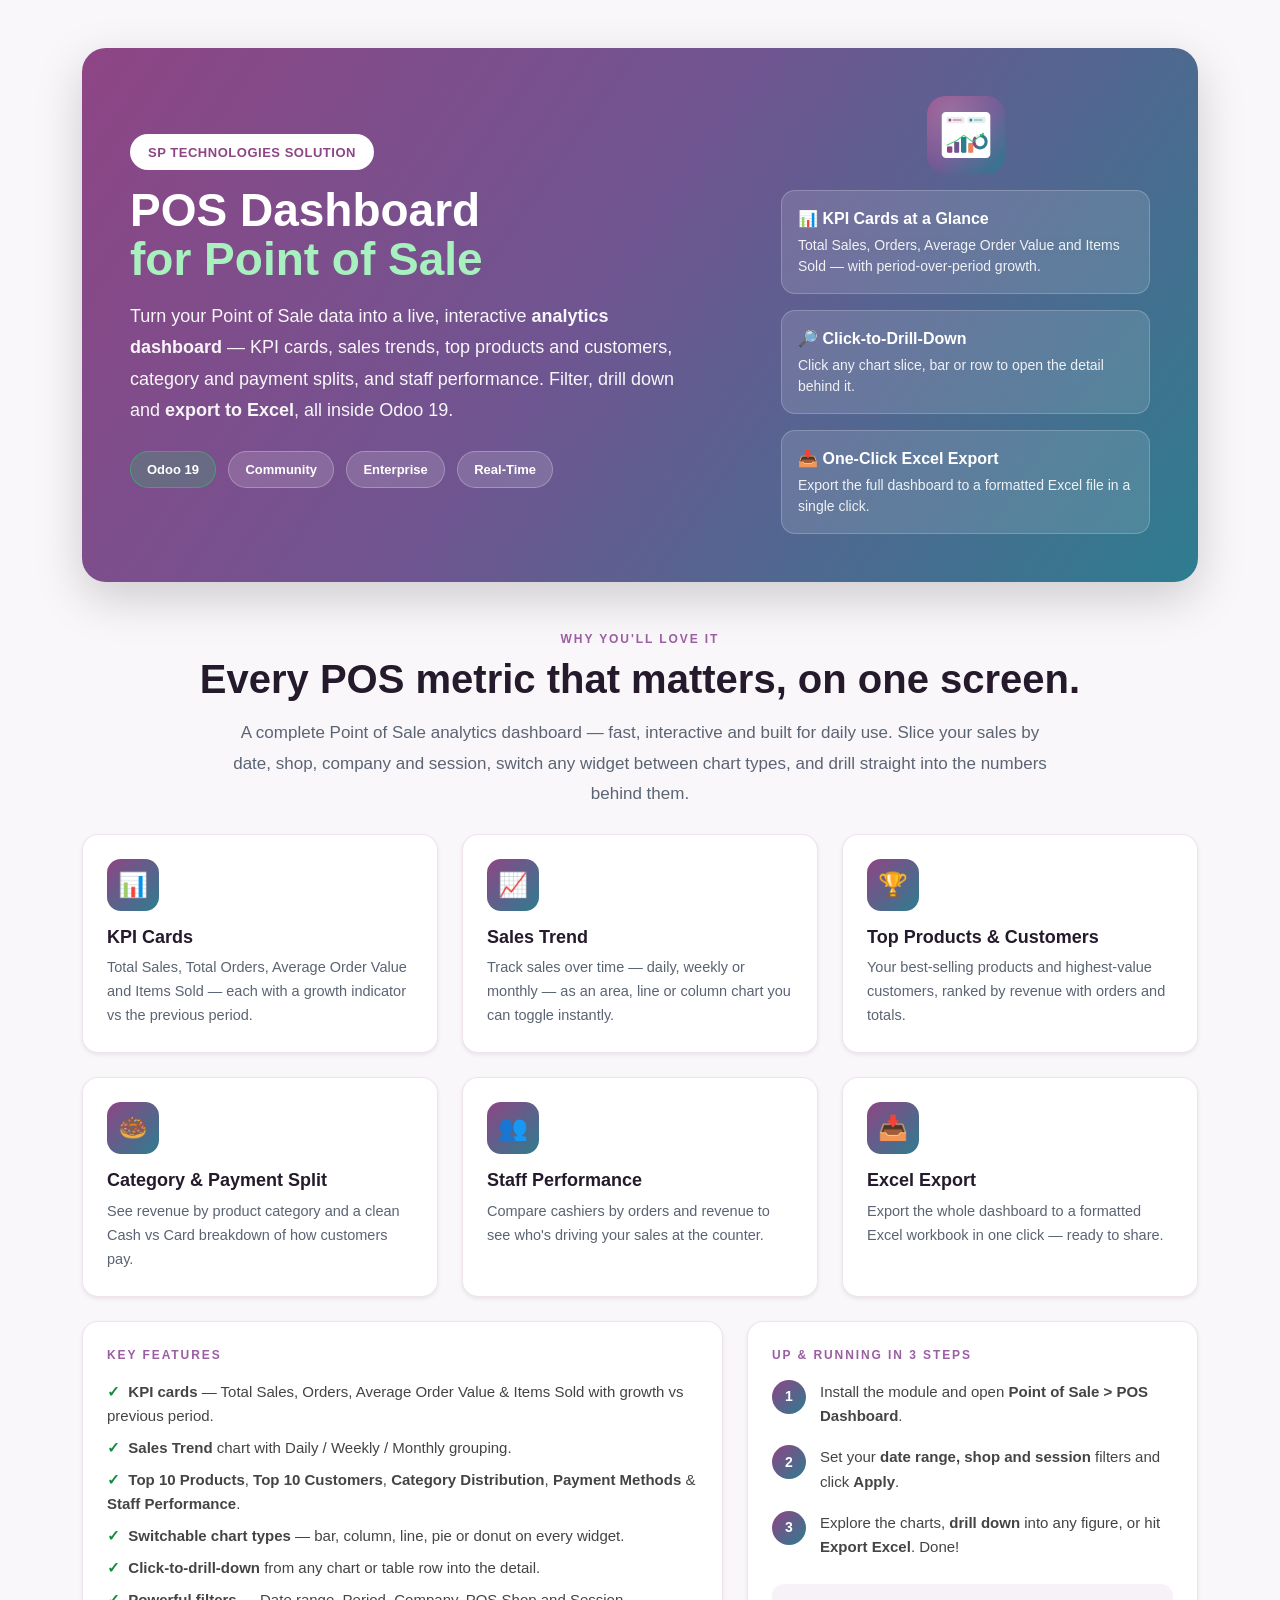
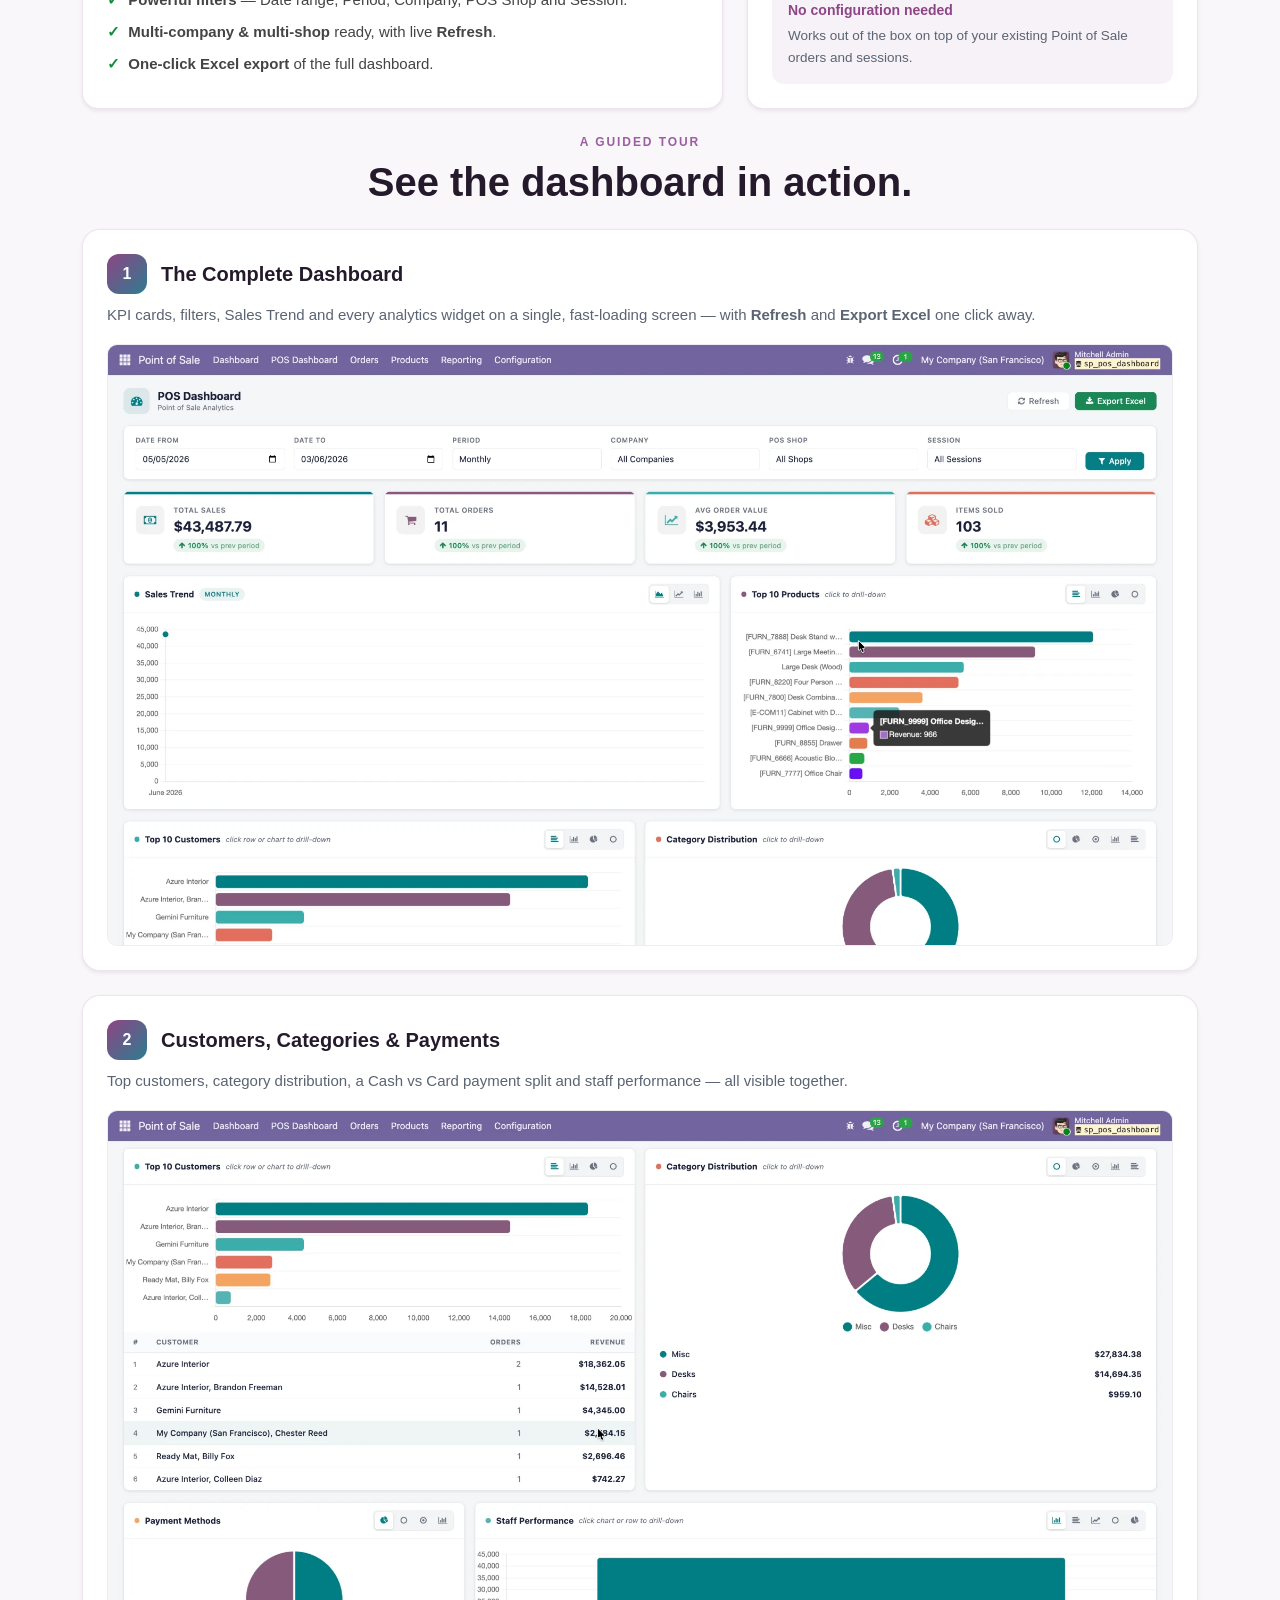
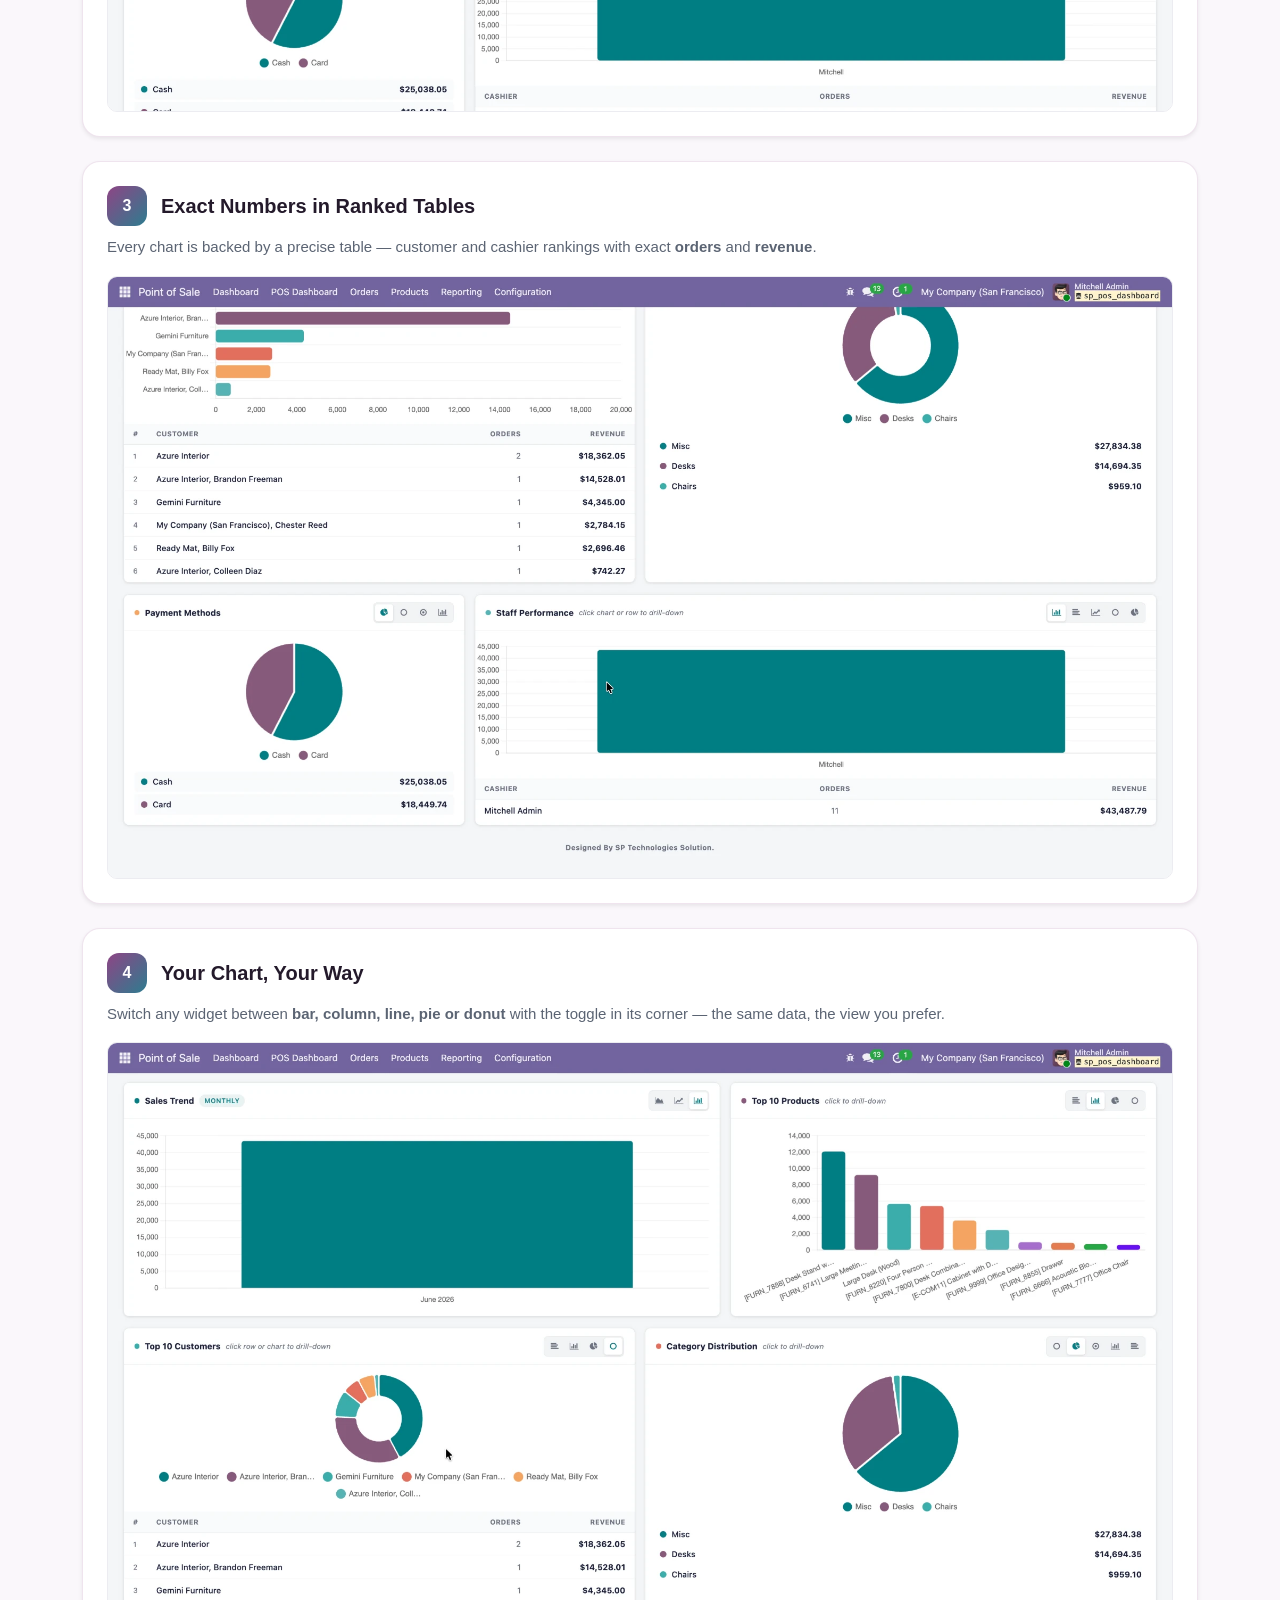
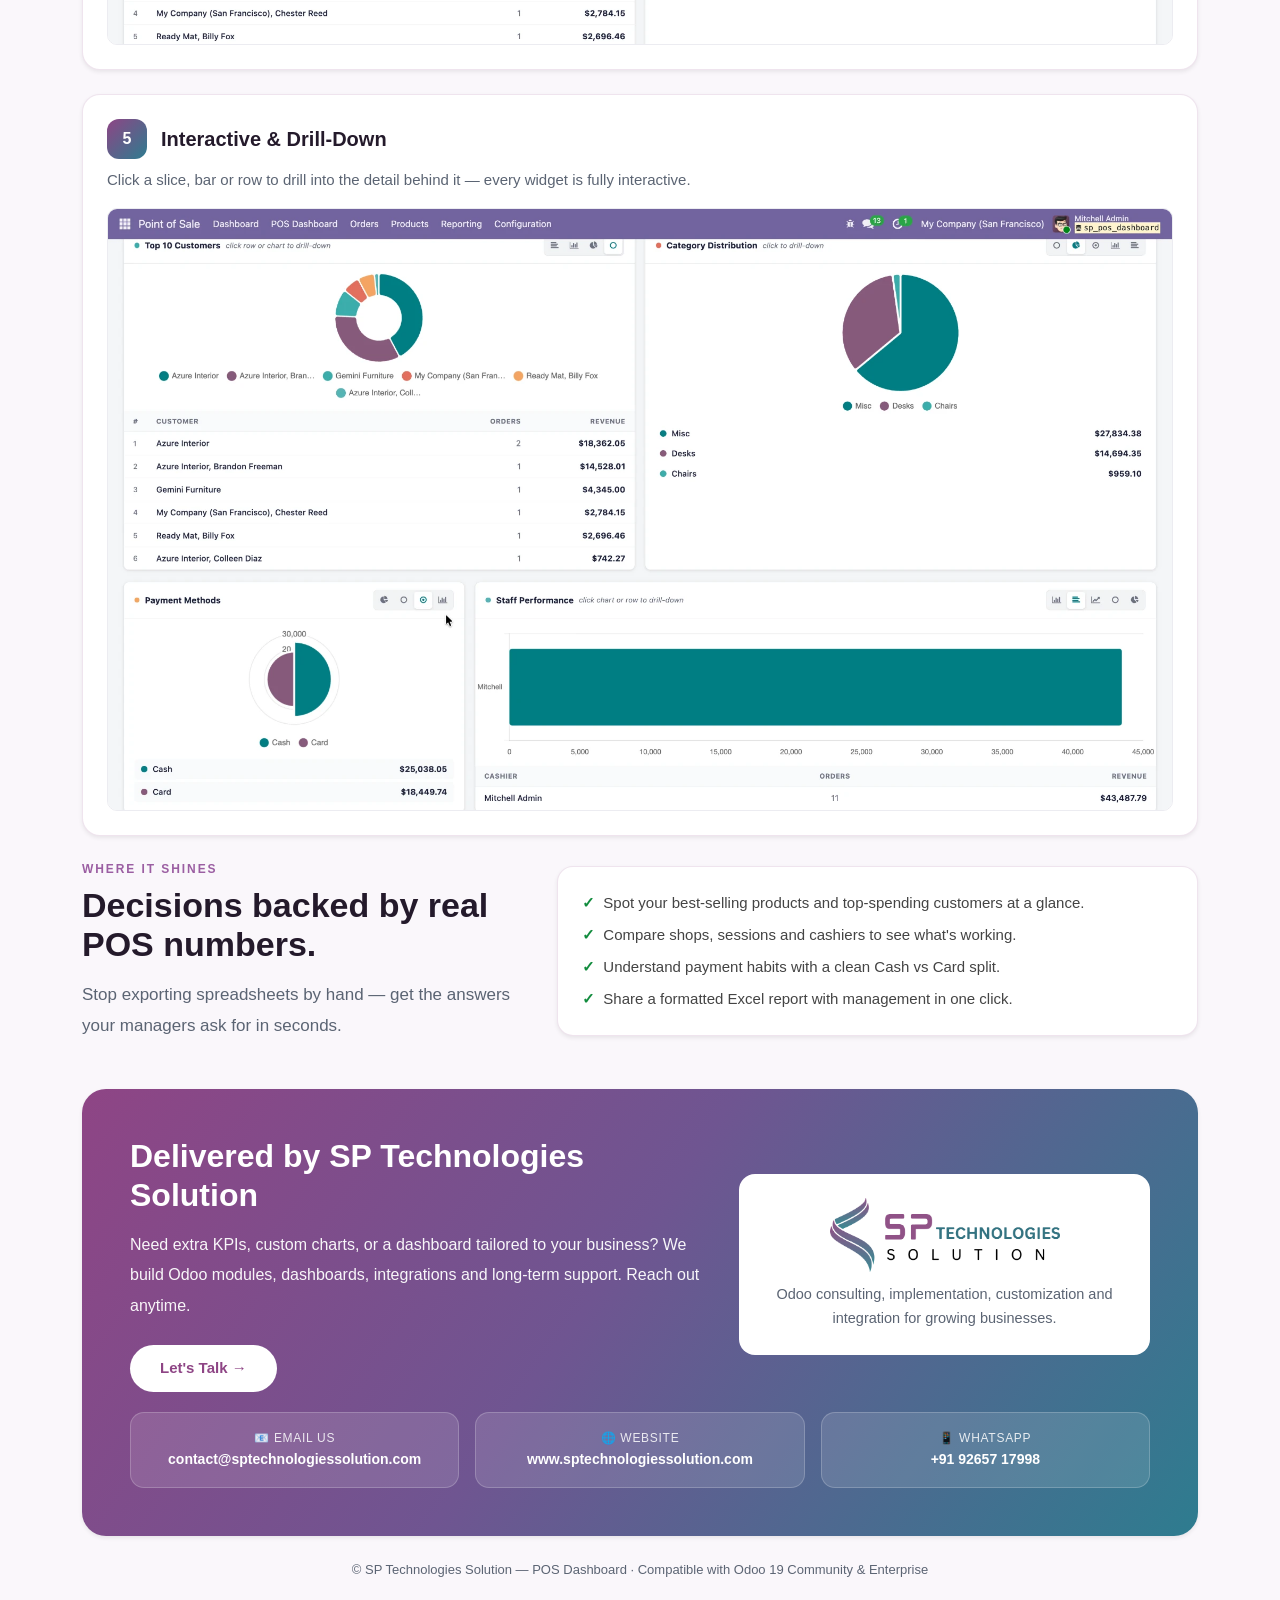
<file: sp_pos_dashboard/static/description/index.html>
<!DOCTYPE html>
<html lang="en">
<head>
    <meta charset="UTF-8">
    <meta name="viewport" content="width=device-width, initial-scale=1.0">
    <title>SP POS Dashboard</title>
    <link href="https://cdn.jsdelivr.net/npm/bootstrap@5.0.2/dist/css/bootstrap.min.css" rel="stylesheet"/>
</head>
<body style="margin:0; font-family:'Segoe UI',Helvetica,Arial,sans-serif; color:#241a2b; background-color:#faf7fb;">
<div class="container" style="display:contents;">

    <!-- ══════════ HERO ══════════ -->
    <div class="container py-5">
        <div class="overflow-hidden shadow-lg" style="border-radius:24px; background-color:#6f5591; background-image:linear-gradient(125deg,#8E4585 0%,#6f5591 46%,#2E7C8F 100%);">
            <div class="row g-0 align-items-center">
                <div class="col-lg-7 p-5">
                    <div class="d-inline-block mb-3" style="background-color:#ffffff; border-radius:999px; padding:6px 18px;">
                        <span style="font-size:13px; font-weight:700; color:#8E4585; letter-spacing:0.04em;">SP TECHNOLOGIES SOLUTION</span>
                    </div>
                    <h1 class="fw-bold mb-3" style="font-size:46px; line-height:1.08; color:#ffffff;">
                        POS Dashboard<br>
                        <span style="color:#a8f0bf;">for Point of Sale</span>
                    </h1>
                    <p class="mb-4" style="font-size:18px; line-height:1.75; color:#ffffff; opacity:0.95; max-width:560px;">
                        Turn your Point of Sale data into a live, interactive <b>analytics dashboard</b> — KPI cards,
                        sales trends, top products and customers, category and payment splits, and staff performance.
                        Filter, drill down and <b>export to Excel</b>, all inside Odoo&nbsp;19.
                    </p>
                    <div>
                        <span class="d-inline-block mb-2 me-2" style="font-size:13px; font-weight:600; color:#ffffff; padding:8px 16px; border-radius:999px; background-color:rgba(37,211,102,0.22); border:1px solid rgba(37,211,102,0.5);">Odoo 19</span>
                        <span class="d-inline-block mb-2 me-2" style="font-size:13px; font-weight:600; color:#ffffff; padding:8px 16px; border-radius:999px; background-color:rgba(255,255,255,0.14); border:1px solid rgba(255,255,255,0.26);">Community</span>
                        <span class="d-inline-block mb-2 me-2" style="font-size:13px; font-weight:600; color:#ffffff; padding:8px 16px; border-radius:999px; background-color:rgba(255,255,255,0.14); border:1px solid rgba(255,255,255,0.26);">Enterprise</span>
                        <span class="d-inline-block mb-2 me-2" style="font-size:13px; font-weight:600; color:#ffffff; padding:8px 16px; border-radius:999px; background-color:rgba(255,255,255,0.14); border:1px solid rgba(255,255,255,0.26);">Real-Time</span>
                    </div>
                </div>
                <div class="col-lg-5 p-4 p-lg-5">
                    <div class="text-center mb-3">
                        <img src="icon.png" alt="App icon" style="width:78px; height:78px; border-radius:18px;">
                    </div>
                    <div class="p-3 mb-3" style="background-color:rgba(255,255,255,0.12); border:1px solid rgba(255,255,255,0.2); border-radius:14px;">
                        <div class="fw-bold mb-1" style="color:#ffffff;">📊 KPI Cards at a Glance</div>
                        <div style="font-size:14px; color:#ffffff; opacity:0.9;">Total Sales, Orders, Average Order Value and Items Sold — with period-over-period growth.</div>
                    </div>
                    <div class="p-3 mb-3" style="background-color:rgba(255,255,255,0.12); border:1px solid rgba(255,255,255,0.2); border-radius:14px;">
                        <div class="fw-bold mb-1" style="color:#ffffff;">🔎 Click-to-Drill-Down</div>
                        <div style="font-size:14px; color:#ffffff; opacity:0.9;">Click any chart slice, bar or row to open the detail behind it.</div>
                    </div>
                    <div class="p-3" style="background-color:rgba(255,255,255,0.12); border:1px solid rgba(255,255,255,0.2); border-radius:14px;">
                        <div class="fw-bold mb-1" style="color:#ffffff;">📥 One-Click Excel Export</div>
                        <div style="font-size:14px; color:#ffffff; opacity:0.9;">Export the full dashboard to a formatted Excel file in a single click.</div>
                    </div>
                </div>
            </div>
        </div>
    </div>

    <!-- ══════════ WHY / FEATURES ══════════ -->
    <div class="container pb-4">
        <div class="text-center mb-4">
            <div style="font-size:12px; font-weight:700; letter-spacing:0.16em; color:#9B5EA2; text-transform:uppercase;">Why You'll Love It</div>
            <h2 class="fw-bold mt-2 mb-3" style="font-size:40px; line-height:1.15; color:#241a2b;">Every POS metric that matters, on one screen.</h2>
            <p class="mx-auto mb-0" style="max-width:840px; color:#5b6473; font-size:17px; line-height:1.8;">
                A complete Point of Sale analytics dashboard — fast, interactive and built for daily use.
                Slice your sales by date, shop, company and session, switch any widget between chart types,
                and drill straight into the numbers behind them.
            </p>
        </div>

        <div class="row g-4">
            <div class="col-md-6 col-xl-4">
                <div class="h-100 shadow-sm p-4" style="background-color:#ffffff; border:1px solid rgba(142,69,133,0.14); border-radius:16px;">
                    <div class="d-inline-flex align-items-center justify-content-center mb-3" style="width:52px; height:52px; border-radius:14px; background-color:#8E4585; background-image:linear-gradient(135deg,#8E4585,#2E7C8F); color:#ffffff; font-size:24px;">📊</div>
                    <h3 class="fw-bold" style="font-size:18px; color:#241a2b;">KPI Cards</h3>
                    <p class="mb-0" style="color:#5b6473; font-size:14.5px; line-height:1.65;">Total Sales, Total Orders, Average Order Value and Items Sold — each with a growth indicator vs the previous period.</p>
                </div>
            </div>
            <div class="col-md-6 col-xl-4">
                <div class="h-100 shadow-sm p-4" style="background-color:#ffffff; border:1px solid rgba(142,69,133,0.14); border-radius:16px;">
                    <div class="d-inline-flex align-items-center justify-content-center mb-3" style="width:52px; height:52px; border-radius:14px; background-color:#8E4585; background-image:linear-gradient(135deg,#8E4585,#2E7C8F); color:#ffffff; font-size:24px;">📈</div>
                    <h3 class="fw-bold" style="font-size:18px; color:#241a2b;">Sales Trend</h3>
                    <p class="mb-0" style="color:#5b6473; font-size:14.5px; line-height:1.65;">Track sales over time — daily, weekly or monthly — as an area, line or column chart you can toggle instantly.</p>
                </div>
            </div>
            <div class="col-md-6 col-xl-4">
                <div class="h-100 shadow-sm p-4" style="background-color:#ffffff; border:1px solid rgba(142,69,133,0.14); border-radius:16px;">
                    <div class="d-inline-flex align-items-center justify-content-center mb-3" style="width:52px; height:52px; border-radius:14px; background-color:#8E4585; background-image:linear-gradient(135deg,#8E4585,#2E7C8F); color:#ffffff; font-size:24px;">🏆</div>
                    <h3 class="fw-bold" style="font-size:18px; color:#241a2b;">Top Products &amp; Customers</h3>
                    <p class="mb-0" style="color:#5b6473; font-size:14.5px; line-height:1.65;">Your best-selling products and highest-value customers, ranked by revenue with orders and totals.</p>
                </div>
            </div>
            <div class="col-md-6 col-xl-4">
                <div class="h-100 shadow-sm p-4" style="background-color:#ffffff; border:1px solid rgba(142,69,133,0.14); border-radius:16px;">
                    <div class="d-inline-flex align-items-center justify-content-center mb-3" style="width:52px; height:52px; border-radius:14px; background-color:#8E4585; background-image:linear-gradient(135deg,#8E4585,#2E7C8F); color:#ffffff; font-size:24px;">🍩</div>
                    <h3 class="fw-bold" style="font-size:18px; color:#241a2b;">Category &amp; Payment Split</h3>
                    <p class="mb-0" style="color:#5b6473; font-size:14.5px; line-height:1.65;">See revenue by product category and a clean Cash vs Card breakdown of how customers pay.</p>
                </div>
            </div>
            <div class="col-md-6 col-xl-4">
                <div class="h-100 shadow-sm p-4" style="background-color:#ffffff; border:1px solid rgba(142,69,133,0.14); border-radius:16px;">
                    <div class="d-inline-flex align-items-center justify-content-center mb-3" style="width:52px; height:52px; border-radius:14px; background-color:#8E4585; background-image:linear-gradient(135deg,#8E4585,#2E7C8F); color:#ffffff; font-size:24px;">👥</div>
                    <h3 class="fw-bold" style="font-size:18px; color:#241a2b;">Staff Performance</h3>
                    <p class="mb-0" style="color:#5b6473; font-size:14.5px; line-height:1.65;">Compare cashiers by orders and revenue to see who's driving your sales at the counter.</p>
                </div>
            </div>
            <div class="col-md-6 col-xl-4">
                <div class="h-100 shadow-sm p-4" style="background-color:#ffffff; border:1px solid rgba(142,69,133,0.14); border-radius:16px;">
                    <div class="d-inline-flex align-items-center justify-content-center mb-3" style="width:52px; height:52px; border-radius:14px; background-color:#8E4585; background-image:linear-gradient(135deg,#8E4585,#2E7C8F); color:#ffffff; font-size:24px;">📥</div>
                    <h3 class="fw-bold" style="font-size:18px; color:#241a2b;">Excel Export</h3>
                    <p class="mb-0" style="color:#5b6473; font-size:14.5px; line-height:1.65;">Export the whole dashboard to a formatted Excel workbook in one click — ready to share.</p>
                </div>
            </div>
        </div>
    </div>

    <!-- ══════════ KEY FEATURES + STEPS ══════════ -->
    <div class="container pb-4">
        <div class="row g-4">
            <div class="col-lg-7">
                <div class="h-100 shadow-sm p-4" style="background-color:#ffffff; border:1px solid rgba(142,69,133,0.14); border-radius:16px;">
                    <div class="mb-3" style="font-size:12px; font-weight:700; letter-spacing:0.16em; color:#9B5EA2; text-transform:uppercase;">Key Features</div>
                    <div class="mb-2" style="color:#444; font-size:15px; line-height:1.6;"><span style="color:#128C3E; font-weight:800;">✓</span>&nbsp; <b>KPI cards</b> — Total Sales, Orders, Average Order Value &amp; Items Sold with growth vs previous period.</div>
                    <div class="mb-2" style="color:#444; font-size:15px; line-height:1.6;"><span style="color:#128C3E; font-weight:800;">✓</span>&nbsp; <b>Sales Trend</b> chart with Daily / Weekly / Monthly grouping.</div>
                    <div class="mb-2" style="color:#444; font-size:15px; line-height:1.6;"><span style="color:#128C3E; font-weight:800;">✓</span>&nbsp; <b>Top 10 Products</b>, <b>Top 10 Customers</b>, <b>Category Distribution</b>, <b>Payment Methods</b> &amp; <b>Staff Performance</b>.</div>
                    <div class="mb-2" style="color:#444; font-size:15px; line-height:1.6;"><span style="color:#128C3E; font-weight:800;">✓</span>&nbsp; <b>Switchable chart types</b> — bar, column, line, pie or donut on every widget.</div>
                    <div class="mb-2" style="color:#444; font-size:15px; line-height:1.6;"><span style="color:#128C3E; font-weight:800;">✓</span>&nbsp; <b>Click-to-drill-down</b> from any chart or table row into the detail.</div>
                    <div class="mb-2" style="color:#444; font-size:15px; line-height:1.6;"><span style="color:#128C3E; font-weight:800;">✓</span>&nbsp; <b>Powerful filters</b> — Date range, Period, Company, POS Shop and Session.</div>
                    <div class="mb-2" style="color:#444; font-size:15px; line-height:1.6;"><span style="color:#128C3E; font-weight:800;">✓</span>&nbsp; <b>Multi-company &amp; multi-shop</b> ready, with live <b>Refresh</b>.</div>
                    <div style="color:#444; font-size:15px; line-height:1.6;"><span style="color:#128C3E; font-weight:800;">✓</span>&nbsp; <b>One-click Excel export</b> of the full dashboard.</div>
                </div>
            </div>
            <div class="col-lg-5">
                <div class="h-100 shadow-sm p-4" style="background-color:#ffffff; border:1px solid rgba(142,69,133,0.14); border-radius:16px;">
                    <div class="mb-3" style="font-size:12px; font-weight:700; letter-spacing:0.16em; color:#9B5EA2; text-transform:uppercase;">Up &amp; Running in 3 Steps</div>
                    <div class="d-flex mb-3" style="gap:14px;"><div class="flex-shrink-0 d-flex align-items-center justify-content-center fw-bold" style="width:34px; height:34px; border-radius:50%; background-color:#8E4585; background-image:linear-gradient(135deg,#8E4585,#2E7C8F); color:#fff; font-size:14px;">1</div><div style="color:#444; font-size:15px; line-height:1.65;">Install the module and open <b>Point of Sale &gt; POS Dashboard</b>.</div></div>
                    <div class="d-flex mb-3" style="gap:14px;"><div class="flex-shrink-0 d-flex align-items-center justify-content-center fw-bold" style="width:34px; height:34px; border-radius:50%; background-color:#8E4585; background-image:linear-gradient(135deg,#8E4585,#2E7C8F); color:#fff; font-size:14px;">2</div><div style="color:#444; font-size:15px; line-height:1.65;">Set your <b>date range, shop and session</b> filters and click <b>Apply</b>.</div></div>
                    <div class="d-flex" style="gap:14px;"><div class="flex-shrink-0 d-flex align-items-center justify-content-center fw-bold" style="width:34px; height:34px; border-radius:50%; background-color:#8E4585; background-image:linear-gradient(135deg,#8E4585,#2E7C8F); color:#fff; font-size:14px;">3</div><div style="color:#444; font-size:15px; line-height:1.65;">Explore the charts, <b>drill down</b> into any figure, or hit <b>Export Excel</b>. Done!</div></div>

                    <div class="mt-4 p-3" style="background-color:#f7f2f8; border-radius:12px;">
                        <div class="fw-bold mb-1" style="color:#8E4585; font-size:14px;">No configuration needed</div>
                        <div style="color:#5b6473; font-size:13.5px; line-height:1.6;">Works out of the box on top of your existing Point of Sale orders and sessions.</div>
                    </div>
                </div>
            </div>
        </div>
    </div>

    <!-- ══════════ SCREENSHOTS (SINGLE COLUMN) ══════════ -->
    <div class="container pb-4">
        <div class="text-center mb-4">
            <div style="font-size:12px; font-weight:700; letter-spacing:0.16em; color:#9B5EA2; text-transform:uppercase;">A Guided Tour</div>
            <h2 class="fw-bold mt-2" style="font-size:40px; line-height:1.15; color:#241a2b;">See the dashboard in action.</h2>
        </div>

        <div class="row g-4">
            <div class="col-12">
                <div class="shadow-sm p-4" style="background-color:#ffffff; border:1px solid rgba(142,69,133,0.14); border-radius:18px;">
                    <div class="d-flex align-items-center mb-2" style="gap:14px;">
                        <div class="flex-shrink-0 d-flex align-items-center justify-content-center fw-bold" style="width:40px; height:40px; border-radius:12px; background-color:#8E4585; background-image:linear-gradient(135deg,#8E4585,#2E7C8F); color:#fff; font-size:16px;">1</div>
                        <h3 class="fw-bold mb-0" style="font-size:20px; color:#241a2b;">The Complete Dashboard</h3>
                    </div>
                    <p style="color:#5b6473; font-size:15px; line-height:1.7;">KPI cards, filters, Sales Trend and every analytics widget on a single, fast-loading screen — with <b>Refresh</b> and <b>Export Excel</b> one click away.</p>
                    <img src="1.png" alt="Complete POS analytics dashboard" class="img-fluid w-100" style="border-radius:10px; border:1px solid #ececf1;">
                </div>
            </div>
            <div class="col-12">
                <div class="shadow-sm p-4" style="background-color:#ffffff; border:1px solid rgba(142,69,133,0.14); border-radius:18px;">
                    <div class="d-flex align-items-center mb-2" style="gap:14px;">
                        <div class="flex-shrink-0 d-flex align-items-center justify-content-center fw-bold" style="width:40px; height:40px; border-radius:12px; background-color:#8E4585; background-image:linear-gradient(135deg,#8E4585,#2E7C8F); color:#fff; font-size:16px;">2</div>
                        <h3 class="fw-bold mb-0" style="font-size:20px; color:#241a2b;">Customers, Categories &amp; Payments</h3>
                    </div>
                    <p style="color:#5b6473; font-size:15px; line-height:1.7;">Top customers, category distribution, a Cash vs Card payment split and staff performance — all visible together.</p>
                    <img src="2.png" alt="Top customers, category and payment widgets" class="img-fluid w-100" style="border-radius:10px; border:1px solid #ececf1;">
                </div>
            </div>
            <div class="col-12">
                <div class="shadow-sm p-4" style="background-color:#ffffff; border:1px solid rgba(142,69,133,0.14); border-radius:18px;">
                    <div class="d-flex align-items-center mb-2" style="gap:14px;">
                        <div class="flex-shrink-0 d-flex align-items-center justify-content-center fw-bold" style="width:40px; height:40px; border-radius:12px; background-color:#8E4585; background-image:linear-gradient(135deg,#8E4585,#2E7C8F); color:#fff; font-size:16px;">3</div>
                        <h3 class="fw-bold mb-0" style="font-size:20px; color:#241a2b;">Exact Numbers in Ranked Tables</h3>
                    </div>
                    <p style="color:#5b6473; font-size:15px; line-height:1.7;">Every chart is backed by a precise table — customer and cashier rankings with exact <b>orders</b> and <b>revenue</b>.</p>
                    <img src="3.png" alt="Ranked customer and staff performance tables" class="img-fluid w-100" style="border-radius:10px; border:1px solid #ececf1;">
                </div>
            </div>
            <div class="col-12">
                <div class="shadow-sm p-4" style="background-color:#ffffff; border:1px solid rgba(142,69,133,0.14); border-radius:18px;">
                    <div class="d-flex align-items-center mb-2" style="gap:14px;">
                        <div class="flex-shrink-0 d-flex align-items-center justify-content-center fw-bold" style="width:40px; height:40px; border-radius:12px; background-color:#8E4585; background-image:linear-gradient(135deg,#8E4585,#2E7C8F); color:#fff; font-size:16px;">4</div>
                        <h3 class="fw-bold mb-0" style="font-size:20px; color:#241a2b;">Your Chart, Your Way</h3>
                    </div>
                    <p style="color:#5b6473; font-size:15px; line-height:1.7;">Switch any widget between <b>bar, column, line, pie or donut</b> with the toggle in its corner — the same data, the view you prefer.</p>
                    <img src="4.png" alt="Switchable chart types on every widget" class="img-fluid w-100" style="border-radius:10px; border:1px solid #ececf1;">
                </div>
            </div>
            <div class="col-12">
                <div class="shadow-sm p-4" style="background-color:#ffffff; border:1px solid rgba(142,69,133,0.14); border-radius:18px;">
                    <div class="d-flex align-items-center mb-2" style="gap:14px;">
                        <div class="flex-shrink-0 d-flex align-items-center justify-content-center fw-bold" style="width:40px; height:40px; border-radius:12px; background-color:#8E4585; background-image:linear-gradient(135deg,#8E4585,#2E7C8F); color:#fff; font-size:16px;">5</div>
                        <h3 class="fw-bold mb-0" style="font-size:20px; color:#241a2b;">Interactive &amp; Drill-Down</h3>
                    </div>
                    <p style="color:#5b6473; font-size:15px; line-height:1.7;">Click a slice, bar or row to drill into the detail behind it — every widget is fully interactive.</p>
                    <img src="5.png" alt="Interactive drill-down charts" class="img-fluid w-100" style="border-radius:10px; border:1px solid #ececf1;">
                </div>
            </div>
        </div>
    </div>

    <!-- ══════════ USE CASES ══════════ -->
    <div class="container pb-4">
        <div class="row g-4 align-items-center">
            <div class="col-lg-5">
                <div style="font-size:12px; font-weight:700; letter-spacing:0.16em; color:#9B5EA2; text-transform:uppercase;">Where It Shines</div>
                <h2 class="fw-bold mt-2 mb-3" style="font-size:34px; line-height:1.15; color:#241a2b;">Decisions backed by real POS numbers.</h2>
                <p class="mb-0" style="color:#5b6473; font-size:17px; line-height:1.8;">Stop exporting spreadsheets by hand — get the answers your managers ask for in seconds.</p>
            </div>
            <div class="col-lg-7">
                <div class="shadow-sm p-4" style="background-color:#ffffff; border:1px solid rgba(142,69,133,0.14); border-radius:16px;">
                    <div class="mb-2" style="color:#444; font-size:15px; line-height:1.6;"><span style="color:#128C3E; font-weight:800;">✓</span>&nbsp; Spot your best-selling products and top-spending customers at a glance.</div>
                    <div class="mb-2" style="color:#444; font-size:15px; line-height:1.6;"><span style="color:#128C3E; font-weight:800;">✓</span>&nbsp; Compare shops, sessions and cashiers to see what's working.</div>
                    <div class="mb-2" style="color:#444; font-size:15px; line-height:1.6;"><span style="color:#128C3E; font-weight:800;">✓</span>&nbsp; Understand payment habits with a clean Cash vs Card split.</div>
                    <div style="color:#444; font-size:15px; line-height:1.6;"><span style="color:#128C3E; font-weight:800;">✓</span>&nbsp; Share a formatted Excel report with management in one click.</div>
                </div>
            </div>
        </div>
    </div>

    <!-- ══════════ CONTACT / CTA ══════════ -->
    <div class="container py-4">
        <div class="p-4 p-lg-5 shadow-sm" style="border-radius:24px; background-color:#6f5591; background-image:linear-gradient(125deg,#8E4585 0%,#6f5591 46%,#2E7C8F 100%);">
            <div class="row align-items-center g-4">
                <div class="col-lg-7">
                    <h3 class="fw-bold mb-3" style="font-size:32px; color:#ffffff;">Delivered by SP Technologies Solution</h3>
                    <p class="mb-4" style="color:#ffffff; line-height:1.9; opacity:0.95;">Need extra KPIs, custom charts, or a dashboard tailored to your business? We build Odoo modules, dashboards, integrations and long-term support. Reach out anytime.</p>
                    <a href="https://www.sptechnologiessolution.com/contactus" target="_blank" rel="noopener noreferrer" style="display:inline-block; background-color:#ffffff; color:#8E4585; font-weight:700; text-decoration:none; padding:12px 30px; border-radius:999px; font-size:15px;">Let's Talk →</a>
                </div>
                <div class="col-lg-5">
                    <div class="text-center p-4" style="background-color:#ffffff; border-radius:16px;">
                        <img src="logo.png" alt="SP Technologies Solution" class="img-fluid" style="max-width:230px; margin-bottom:10px;">
                        <p class="mb-0" style="color:#5b6473; line-height:1.7; font-size:14.5px;">Odoo consulting, implementation, customization and integration for growing businesses.</p>
                    </div>
                </div>
            </div>
            <div class="row g-3 mt-1">
                <div class="col-md-4">
                    <div class="p-3 text-center h-100" style="background-color:rgba(255,255,255,0.12); border:1px solid rgba(255,255,255,0.2); border-radius:14px;">
                        <div style="font-size:12px; letter-spacing:0.06em; text-transform:uppercase; color:#ffffff; opacity:0.85;">📧 Email Us</div>
                        <a href="mailto:contact@sptechnologiessolution.com" style="color:#ffffff; text-decoration:none; font-weight:600; font-size:14px; word-break:break-word;">contact@sptechnologiessolution.com</a>
                    </div>
                </div>
                <div class="col-md-4">
                    <div class="p-3 text-center h-100" style="background-color:rgba(255,255,255,0.12); border:1px solid rgba(255,255,255,0.2); border-radius:14px;">
                        <div style="font-size:12px; letter-spacing:0.06em; text-transform:uppercase; color:#ffffff; opacity:0.85;">🌐 Website</div>
                        <a href="https://www.sptechnologiessolution.com" target="_blank" rel="noopener noreferrer" style="color:#ffffff; text-decoration:none; font-weight:600; font-size:14px;">www.sptechnologiessolution.com</a>
                    </div>
                </div>
                <div class="col-md-4">
                    <div class="p-3 text-center h-100" style="background-color:rgba(255,255,255,0.12); border:1px solid rgba(255,255,255,0.2); border-radius:14px;">
                        <div style="font-size:12px; letter-spacing:0.06em; text-transform:uppercase; color:#ffffff; opacity:0.85;">📱 WhatsApp</div>
                        <a href="https://wa.me/919265717998" target="_blank" rel="noopener noreferrer" style="color:#ffffff; text-decoration:none; font-weight:600; font-size:14px;">+91 92657 17998</a>
                    </div>
                </div>
            </div>
        </div>
    </div>

    <div class="container pb-5">
        <p class="text-center mb-0" style="color:#5b6473; font-size:13px;">© SP Technologies Solution — POS Dashboard · Compatible with Odoo 19 Community &amp; Enterprise</p>
    </div>

</div>
</body>
</html>
</file>
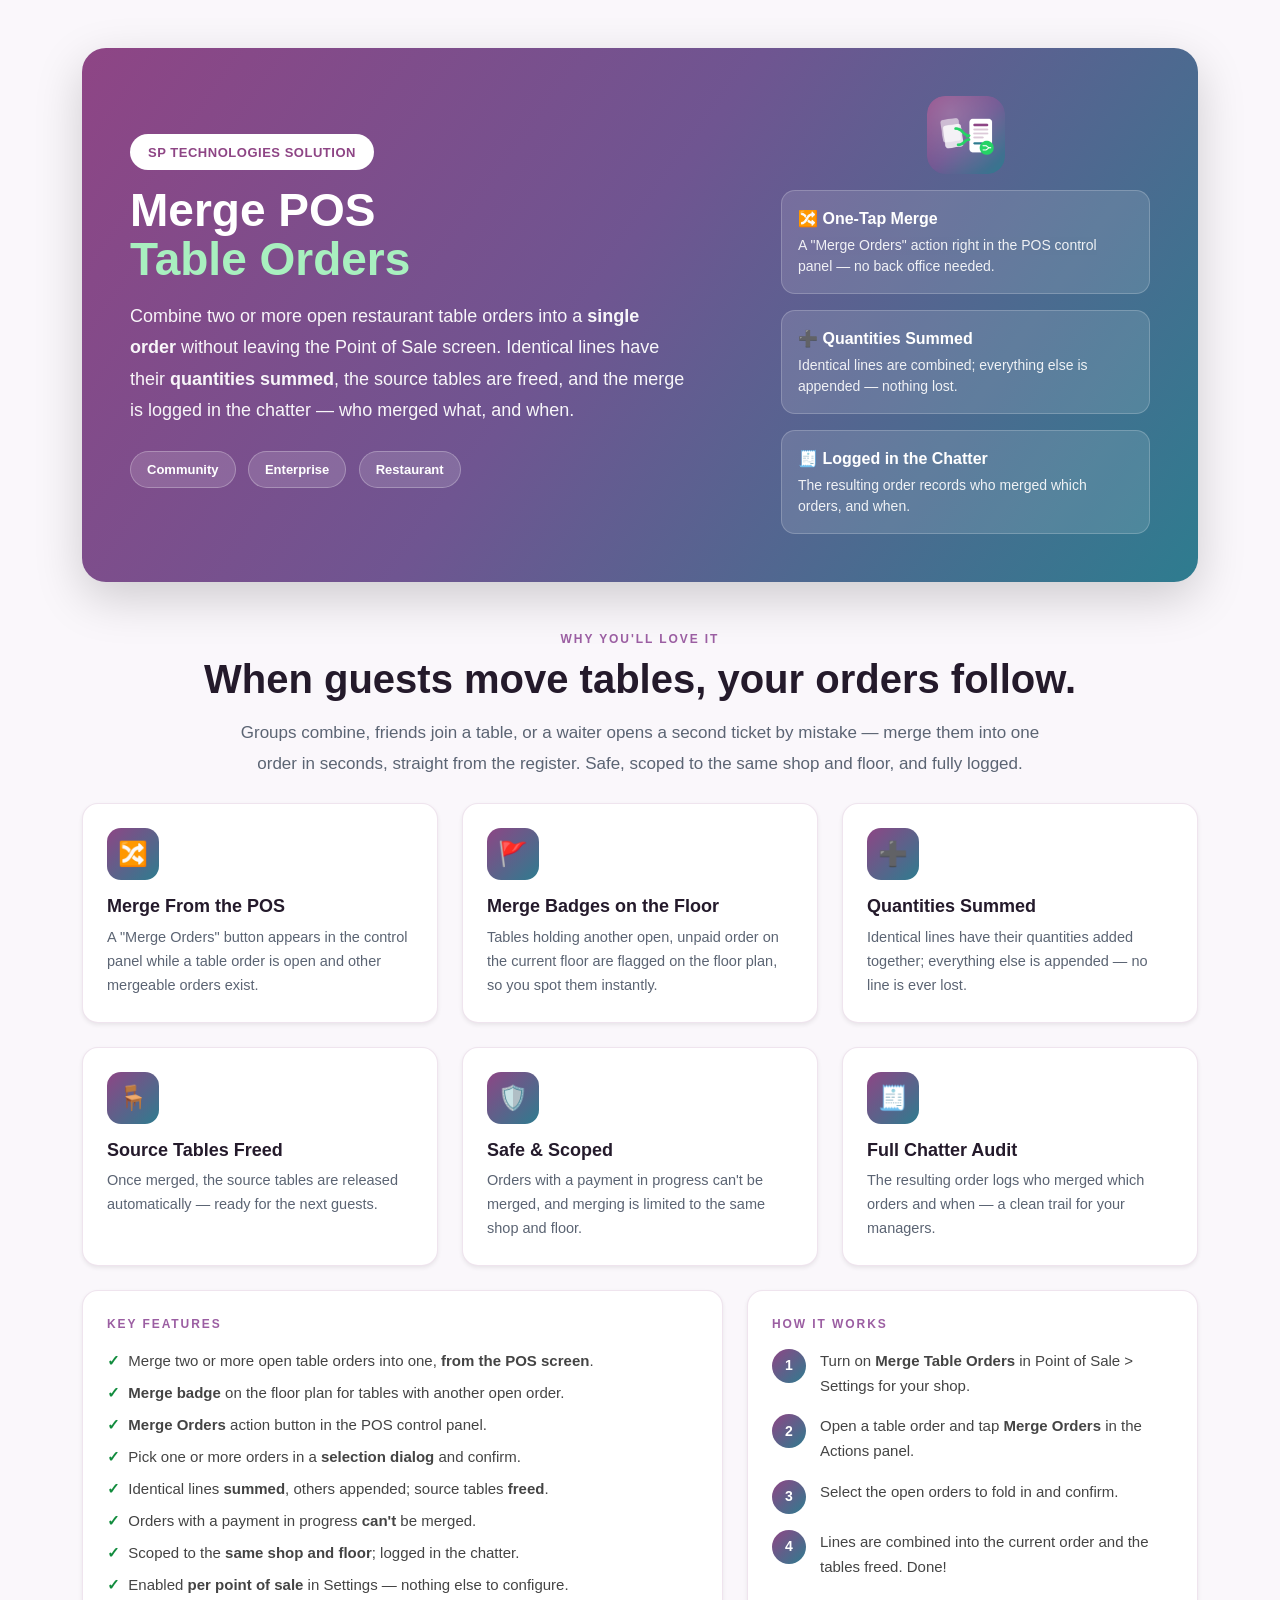
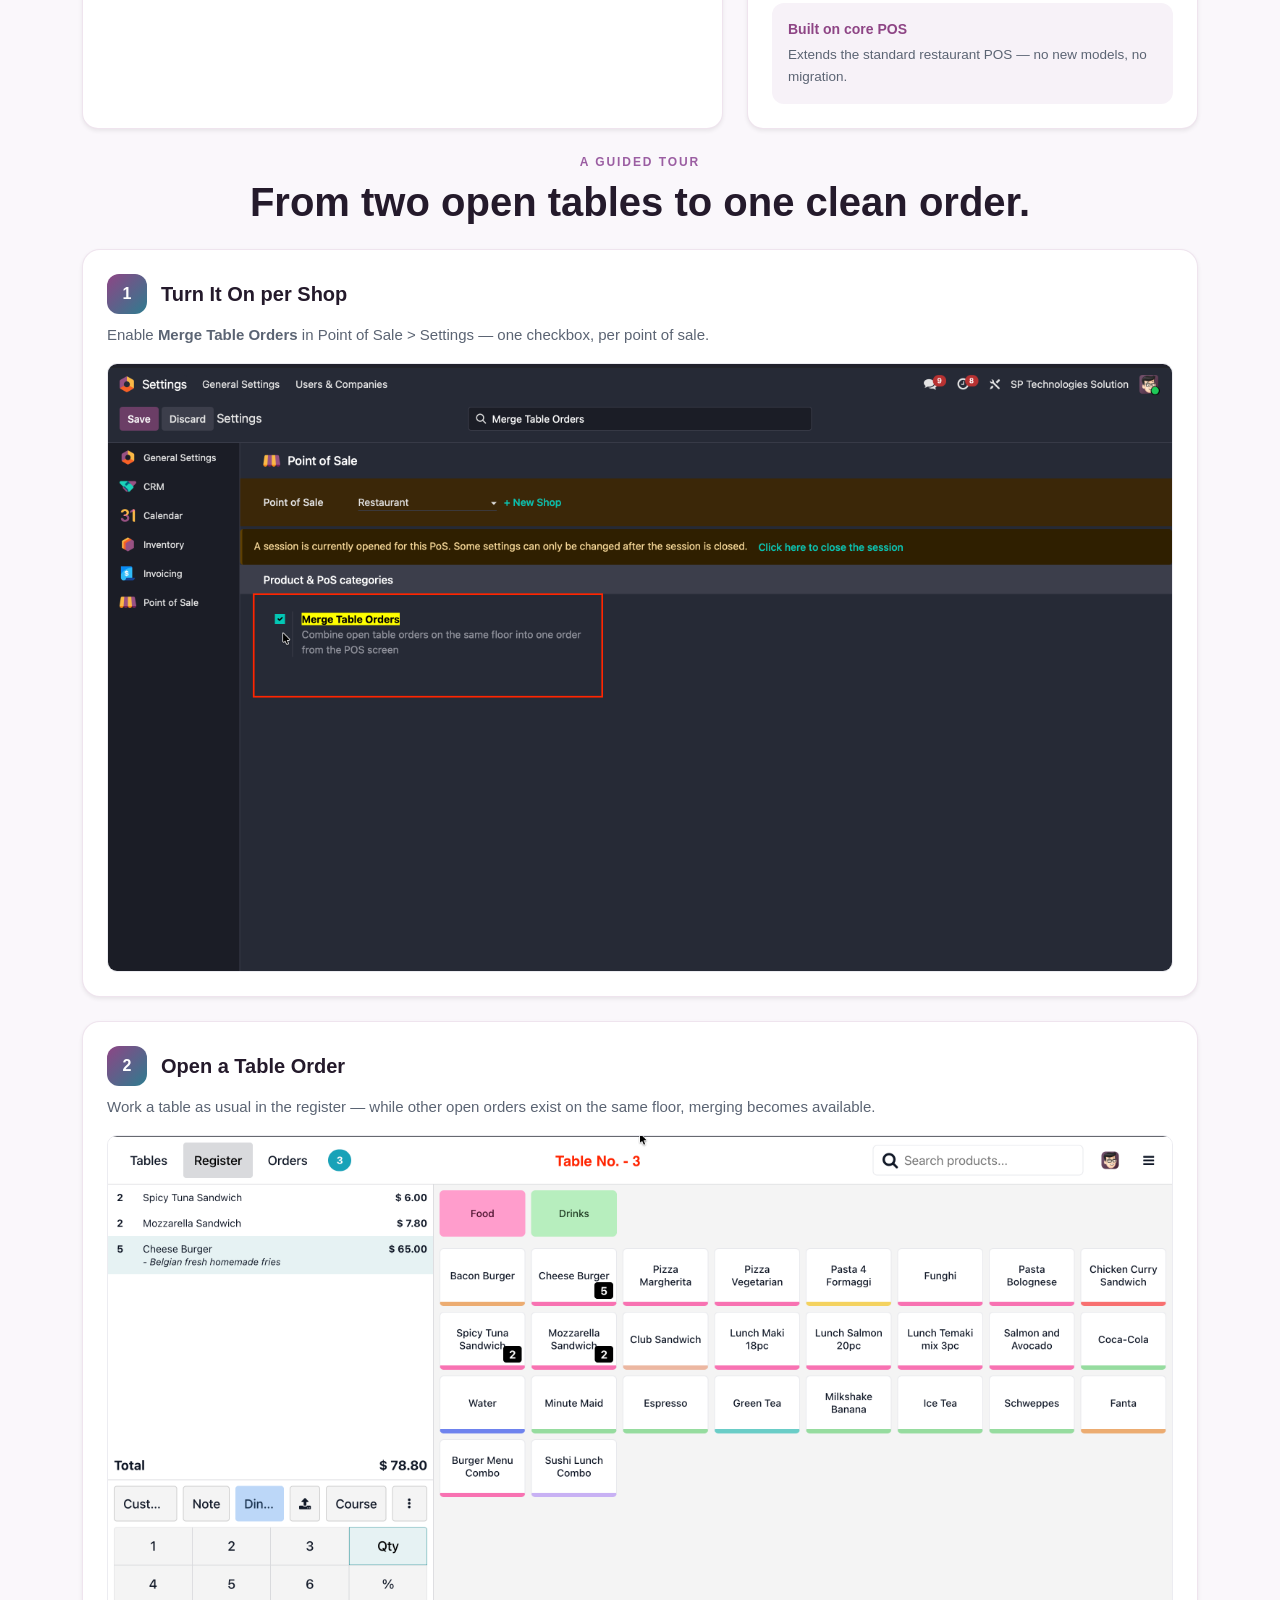
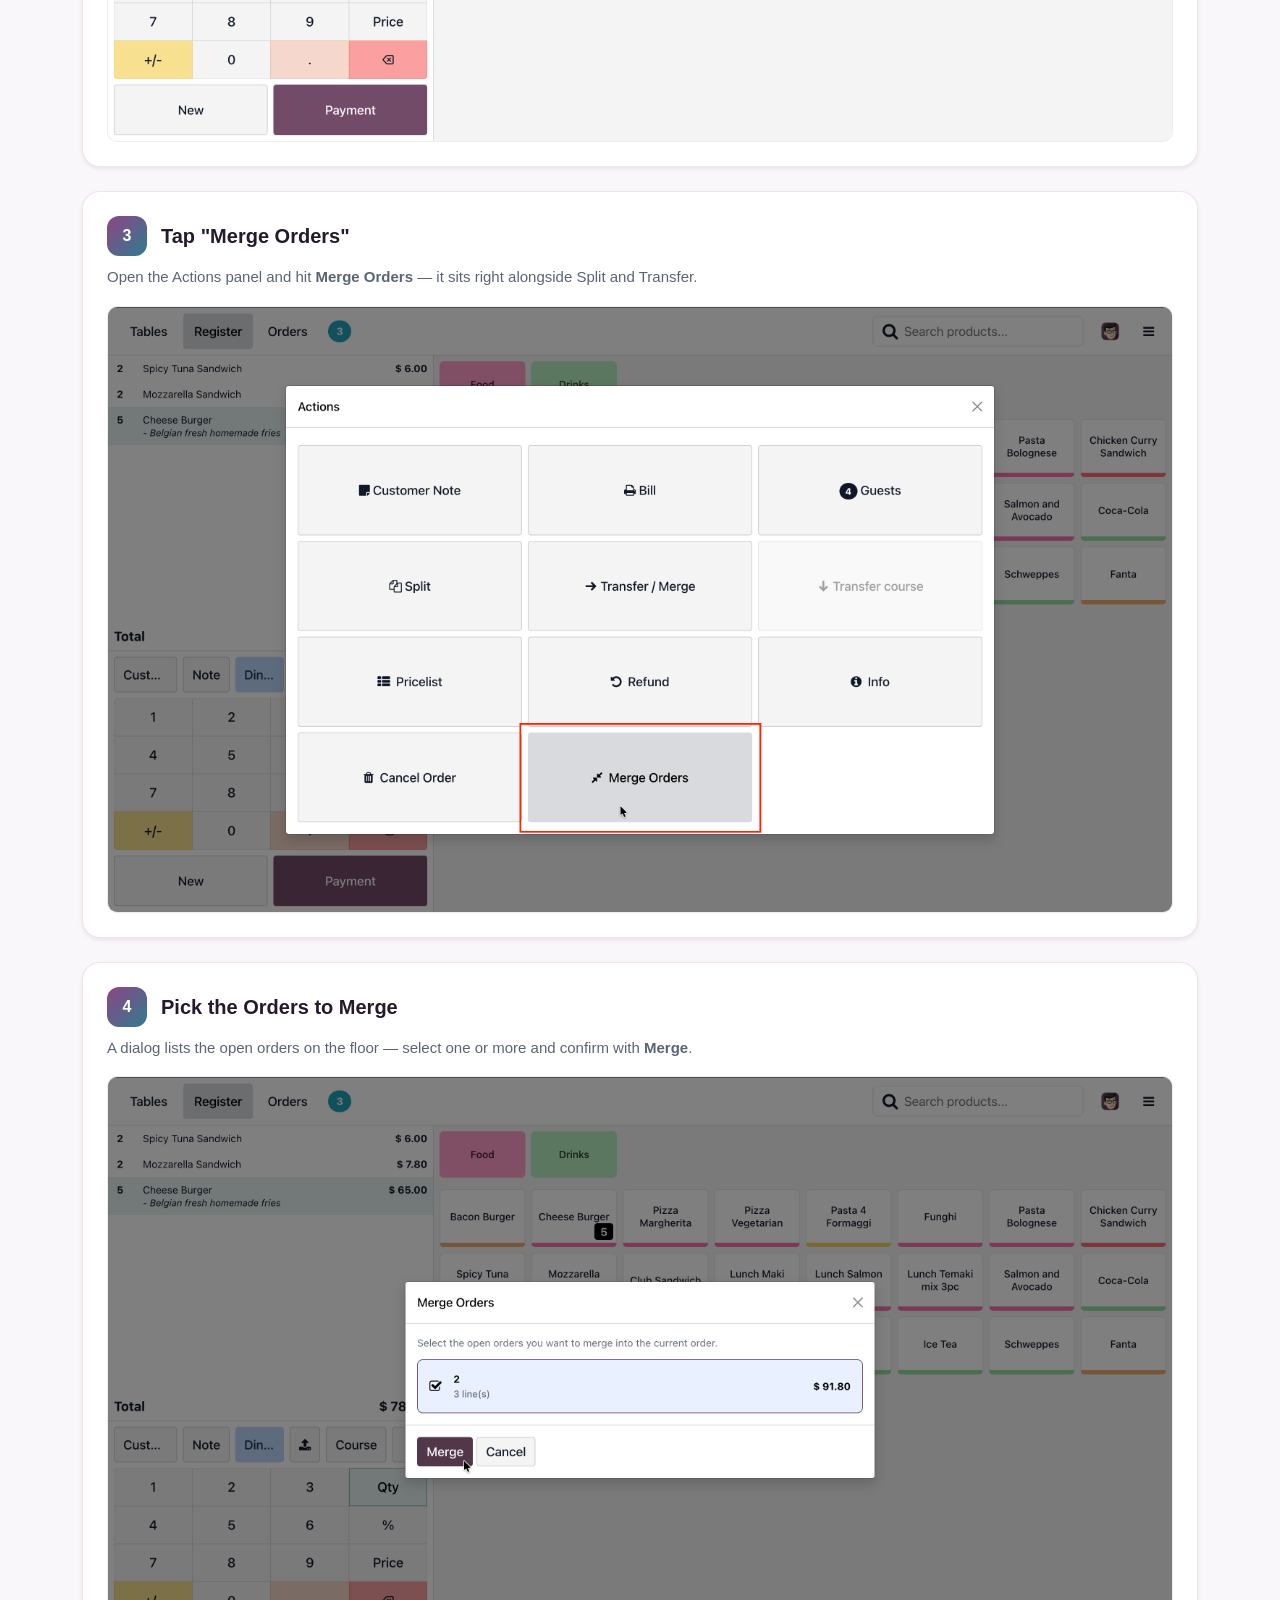
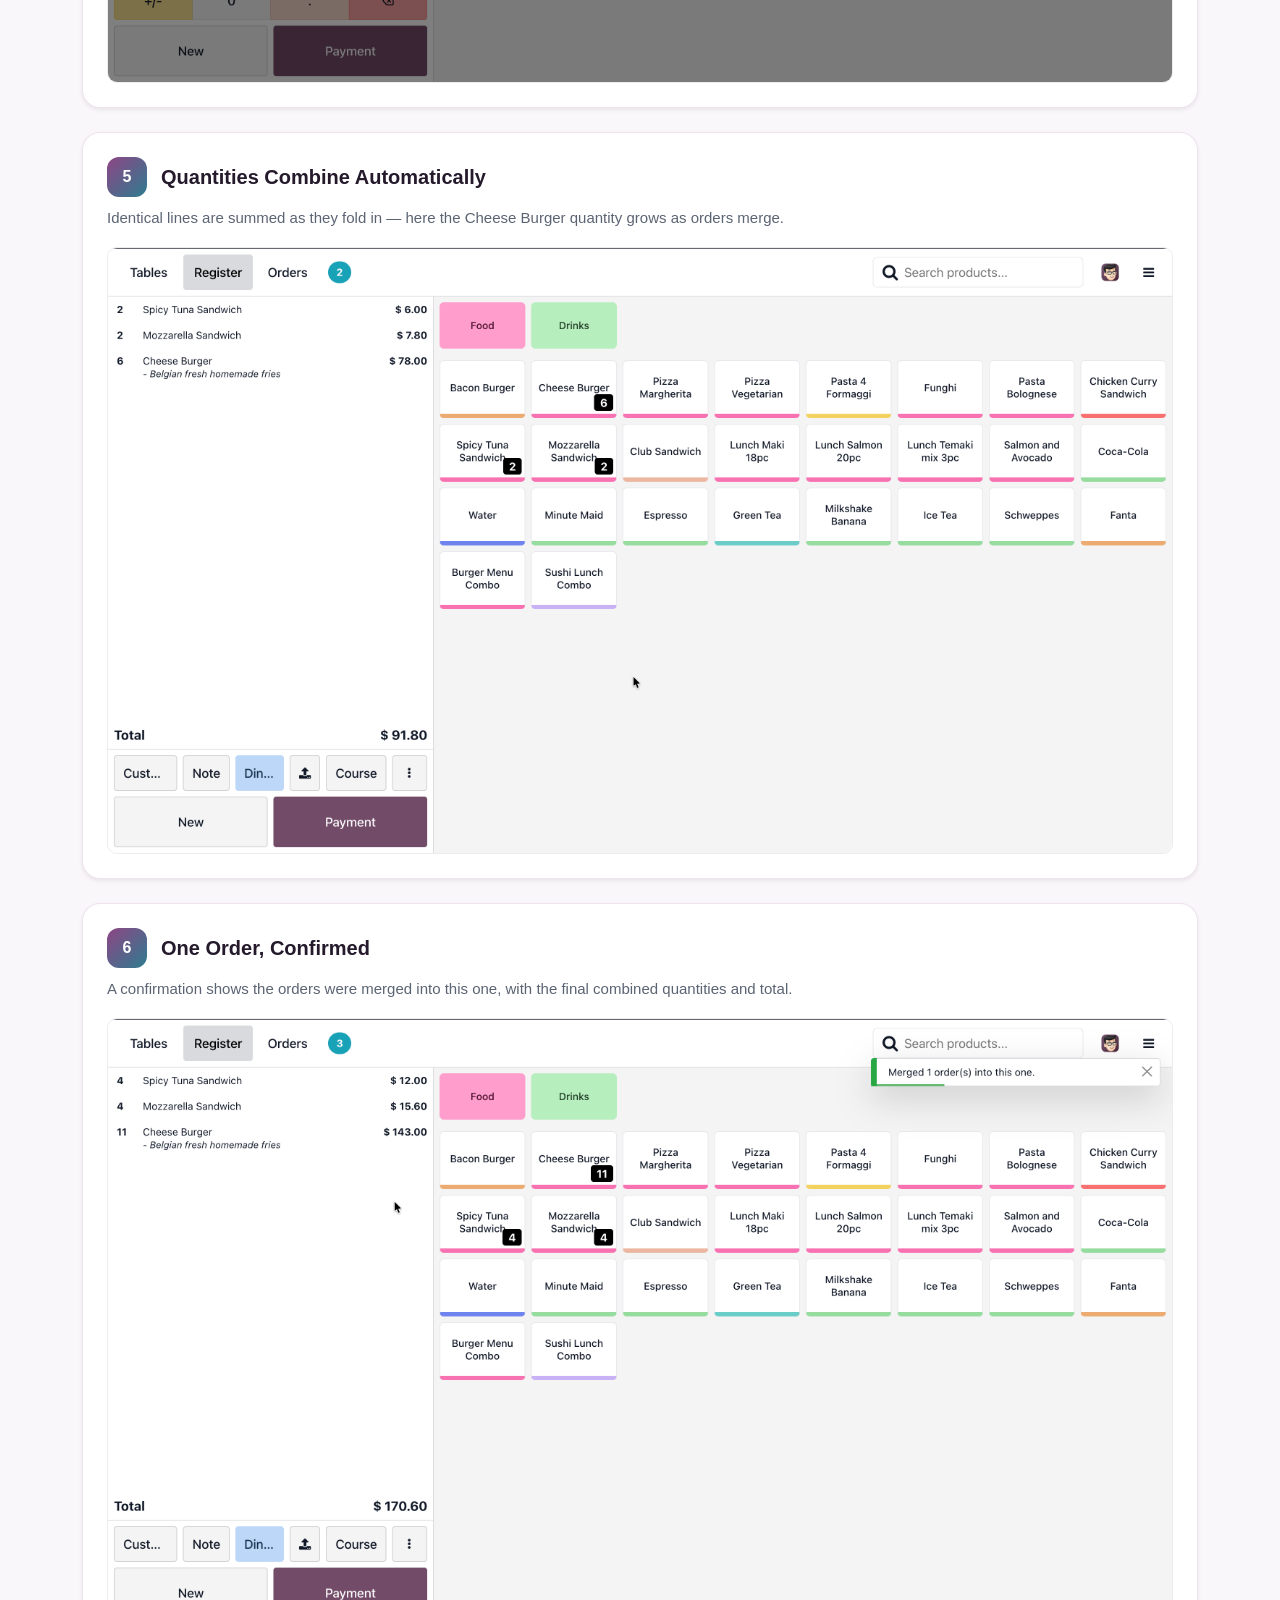
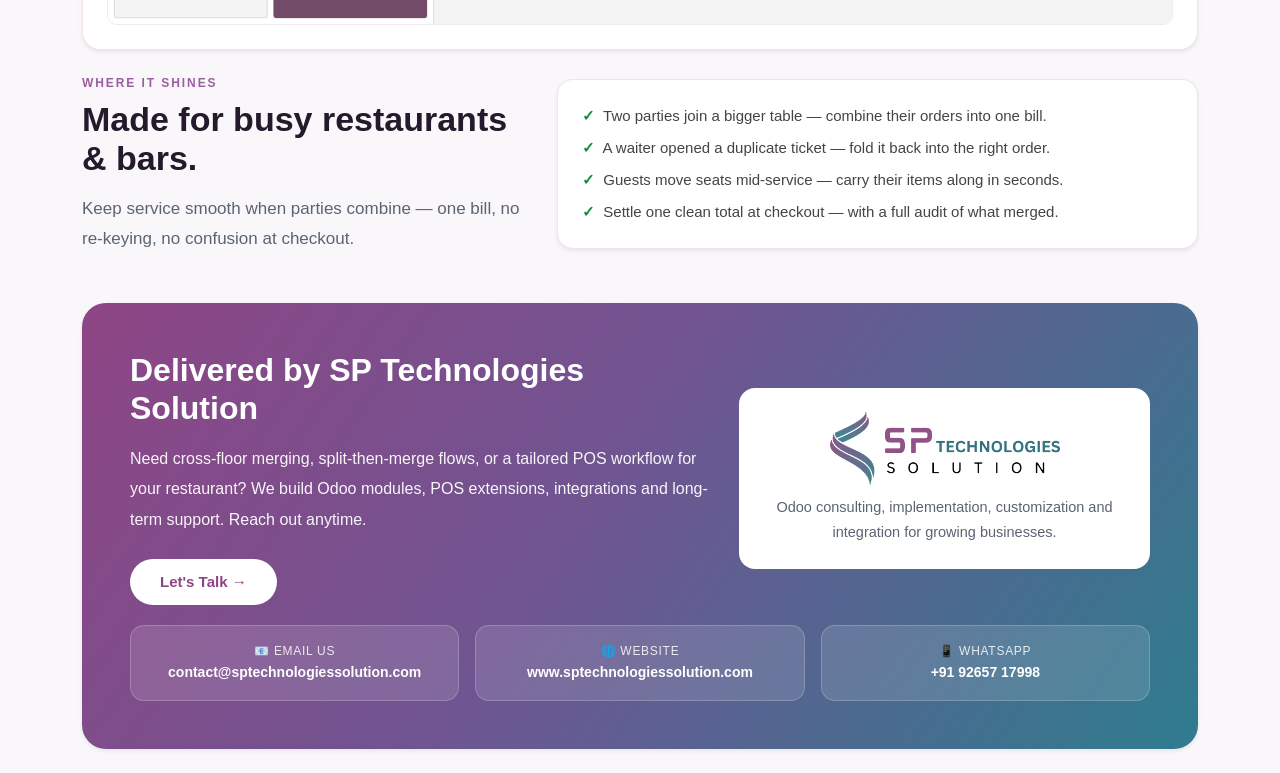
<file: sp_pos_merge_table_orders/static/description/index.html>
<!DOCTYPE html>
<html lang="en">
<head>
    <meta charset="UTF-8">
    <meta name="viewport" content="width=device-width, initial-scale=1.0">
    <title>SP POS Merge Table Orders</title>
    <link href="https://cdn.jsdelivr.net/npm/bootstrap@5.0.2/dist/css/bootstrap.min.css" rel="stylesheet"/>
</head>
<body style="margin:0; font-family:'Segoe UI',Helvetica,Arial,sans-serif; color:#241a2b; background-color:#faf7fb;">
<div class="container" style="display:contents;">

    <!-- ══════════ HERO ══════════ -->
    <div class="container py-5">
        <div class="overflow-hidden shadow-lg" style="border-radius:24px; background-color:#6f5591; background-image:linear-gradient(125deg,#8E4585 0%,#6f5591 46%,#2E7C8F 100%);">
            <div class="row g-0 align-items-center">
                <div class="col-lg-7 p-5">
                    <div class="d-inline-block mb-3" style="background-color:#ffffff; border-radius:999px; padding:6px 18px;">
                        <span style="font-size:13px; font-weight:700; color:#8E4585; letter-spacing:0.04em;">SP TECHNOLOGIES SOLUTION</span>
                    </div>
                    <h1 class="fw-bold mb-3" style="font-size:46px; line-height:1.08; color:#ffffff;">
                        Merge POS<br>
                        <span style="color:#a8f0bf;">Table Orders</span>
                    </h1>
                    <p class="mb-4" style="font-size:18px; line-height:1.75; color:#ffffff; opacity:0.95; max-width:560px;">
                        Combine two or more open restaurant table orders into a <b>single order</b> without leaving the
                        Point of Sale screen. Identical lines have their <b>quantities summed</b>, the source tables are
                        freed, and the merge is logged in the chatter — who merged what, and when.
                    </p>
                    <div>
                        <span class="d-inline-block mb-2 me-2" style="font-size:13px; font-weight:600; color:#ffffff; padding:8px 16px; border-radius:999px; background-color:rgba(255,255,255,0.14); border:1px solid rgba(255,255,255,0.26);">Community</span>
                        <span class="d-inline-block mb-2 me-2" style="font-size:13px; font-weight:600; color:#ffffff; padding:8px 16px; border-radius:999px; background-color:rgba(255,255,255,0.14); border:1px solid rgba(255,255,255,0.26);">Enterprise</span>
                        <span class="d-inline-block mb-2 me-2" style="font-size:13px; font-weight:600; color:#ffffff; padding:8px 16px; border-radius:999px; background-color:rgba(255,255,255,0.14); border:1px solid rgba(255,255,255,0.26);">Restaurant</span>
                    </div>
                </div>
                <div class="col-lg-5 p-4 p-lg-5">
                    <div class="text-center mb-3">
                        <img src="icon.png" alt="App icon" style="width:78px; height:78px; border-radius:18px;">
                    </div>
                    <div class="p-3 mb-3" style="background-color:rgba(255,255,255,0.12); border:1px solid rgba(255,255,255,0.2); border-radius:14px;">
                        <div class="fw-bold mb-1" style="color:#ffffff;">🔀 One-Tap Merge</div>
                        <div style="font-size:14px; color:#ffffff; opacity:0.9;">A "Merge Orders" action right in the POS control panel — no back office needed.</div>
                    </div>
                    <div class="p-3 mb-3" style="background-color:rgba(255,255,255,0.12); border:1px solid rgba(255,255,255,0.2); border-radius:14px;">
                        <div class="fw-bold mb-1" style="color:#ffffff;">➕ Quantities Summed</div>
                        <div style="font-size:14px; color:#ffffff; opacity:0.9;">Identical lines are combined; everything else is appended — nothing lost.</div>
                    </div>
                    <div class="p-3" style="background-color:rgba(255,255,255,0.12); border:1px solid rgba(255,255,255,0.2); border-radius:14px;">
                        <div class="fw-bold mb-1" style="color:#ffffff;">🧾 Logged in the Chatter</div>
                        <div style="font-size:14px; color:#ffffff; opacity:0.9;">The resulting order records who merged which orders, and when.</div>
                    </div>
                </div>
            </div>
        </div>
    </div>

    <!-- ══════════ WHY / FEATURES ══════════ -->
    <div class="container pb-4">
        <div class="text-center mb-4">
            <div style="font-size:12px; font-weight:700; letter-spacing:0.16em; color:#9B5EA2; text-transform:uppercase;">Why You'll Love It</div>
            <h2 class="fw-bold mt-2 mb-3" style="font-size:40px; line-height:1.15; color:#241a2b;">When guests move tables, your orders follow.</h2>
            <p class="mx-auto mb-0" style="max-width:840px; color:#5b6473; font-size:17px; line-height:1.8;">
                Groups combine, friends join a table, or a waiter opens a second ticket by mistake — merge them into
                one order in seconds, straight from the register. Safe, scoped to the same shop and floor, and fully
                logged.
            </p>
        </div>

        <div class="row g-4">
            <div class="col-md-6 col-xl-4">
                <div class="h-100 shadow-sm p-4" style="background-color:#ffffff; border:1px solid rgba(142,69,133,0.14); border-radius:16px;">
                    <div class="d-inline-flex align-items-center justify-content-center mb-3" style="width:52px; height:52px; border-radius:14px; background-color:#8E4585; background-image:linear-gradient(135deg,#8E4585,#2E7C8F); color:#ffffff; font-size:24px;">🔀</div>
                    <h3 class="fw-bold" style="font-size:18px; color:#241a2b;">Merge From the POS</h3>
                    <p class="mb-0" style="color:#5b6473; font-size:14.5px; line-height:1.65;">A "Merge Orders" button appears in the control panel while a table order is open and other mergeable orders exist.</p>
                </div>
            </div>
            <div class="col-md-6 col-xl-4">
                <div class="h-100 shadow-sm p-4" style="background-color:#ffffff; border:1px solid rgba(142,69,133,0.14); border-radius:16px;">
                    <div class="d-inline-flex align-items-center justify-content-center mb-3" style="width:52px; height:52px; border-radius:14px; background-color:#8E4585; background-image:linear-gradient(135deg,#8E4585,#2E7C8F); color:#ffffff; font-size:24px;">🚩</div>
                    <h3 class="fw-bold" style="font-size:18px; color:#241a2b;">Merge Badges on the Floor</h3>
                    <p class="mb-0" style="color:#5b6473; font-size:14.5px; line-height:1.65;">Tables holding another open, unpaid order on the current floor are flagged on the floor plan, so you spot them instantly.</p>
                </div>
            </div>
            <div class="col-md-6 col-xl-4">
                <div class="h-100 shadow-sm p-4" style="background-color:#ffffff; border:1px solid rgba(142,69,133,0.14); border-radius:16px;">
                    <div class="d-inline-flex align-items-center justify-content-center mb-3" style="width:52px; height:52px; border-radius:14px; background-color:#8E4585; background-image:linear-gradient(135deg,#8E4585,#2E7C8F); color:#ffffff; font-size:24px;">➕</div>
                    <h3 class="fw-bold" style="font-size:18px; color:#241a2b;">Quantities Summed</h3>
                    <p class="mb-0" style="color:#5b6473; font-size:14.5px; line-height:1.65;">Identical lines have their quantities added together; everything else is appended — no line is ever lost.</p>
                </div>
            </div>
            <div class="col-md-6 col-xl-4">
                <div class="h-100 shadow-sm p-4" style="background-color:#ffffff; border:1px solid rgba(142,69,133,0.14); border-radius:16px;">
                    <div class="d-inline-flex align-items-center justify-content-center mb-3" style="width:52px; height:52px; border-radius:14px; background-color:#8E4585; background-image:linear-gradient(135deg,#8E4585,#2E7C8F); color:#ffffff; font-size:24px;">🪑</div>
                    <h3 class="fw-bold" style="font-size:18px; color:#241a2b;">Source Tables Freed</h3>
                    <p class="mb-0" style="color:#5b6473; font-size:14.5px; line-height:1.65;">Once merged, the source tables are released automatically — ready for the next guests.</p>
                </div>
            </div>
            <div class="col-md-6 col-xl-4">
                <div class="h-100 shadow-sm p-4" style="background-color:#ffffff; border:1px solid rgba(142,69,133,0.14); border-radius:16px;">
                    <div class="d-inline-flex align-items-center justify-content-center mb-3" style="width:52px; height:52px; border-radius:14px; background-color:#8E4585; background-image:linear-gradient(135deg,#8E4585,#2E7C8F); color:#ffffff; font-size:24px;">🛡️</div>
                    <h3 class="fw-bold" style="font-size:18px; color:#241a2b;">Safe &amp; Scoped</h3>
                    <p class="mb-0" style="color:#5b6473; font-size:14.5px; line-height:1.65;">Orders with a payment in progress can't be merged, and merging is limited to the same shop and floor.</p>
                </div>
            </div>
            <div class="col-md-6 col-xl-4">
                <div class="h-100 shadow-sm p-4" style="background-color:#ffffff; border:1px solid rgba(142,69,133,0.14); border-radius:16px;">
                    <div class="d-inline-flex align-items-center justify-content-center mb-3" style="width:52px; height:52px; border-radius:14px; background-color:#8E4585; background-image:linear-gradient(135deg,#8E4585,#2E7C8F); color:#ffffff; font-size:24px;">🧾</div>
                    <h3 class="fw-bold" style="font-size:18px; color:#241a2b;">Full Chatter Audit</h3>
                    <p class="mb-0" style="color:#5b6473; font-size:14.5px; line-height:1.65;">The resulting order logs who merged which orders and when — a clean trail for your managers.</p>
                </div>
            </div>
        </div>
    </div>

    <!-- ══════════ KEY FEATURES + STEPS ══════════ -->
    <div class="container pb-4">
        <div class="row g-4">
            <div class="col-lg-7">
                <div class="h-100 shadow-sm p-4" style="background-color:#ffffff; border:1px solid rgba(142,69,133,0.14); border-radius:16px;">
                    <div class="mb-3" style="font-size:12px; font-weight:700; letter-spacing:0.16em; color:#9B5EA2; text-transform:uppercase;">Key Features</div>
                    <div class="mb-2" style="color:#444; font-size:15px; line-height:1.6;"><span style="color:#128C3E; font-weight:800;">✓</span>&nbsp; Merge two or more open table orders into one, <b>from the POS screen</b>.</div>
                    <div class="mb-2" style="color:#444; font-size:15px; line-height:1.6;"><span style="color:#128C3E; font-weight:800;">✓</span>&nbsp; <b>Merge badge</b> on the floor plan for tables with another open order.</div>
                    <div class="mb-2" style="color:#444; font-size:15px; line-height:1.6;"><span style="color:#128C3E; font-weight:800;">✓</span>&nbsp; <b>Merge Orders</b> action button in the POS control panel.</div>
                    <div class="mb-2" style="color:#444; font-size:15px; line-height:1.6;"><span style="color:#128C3E; font-weight:800;">✓</span>&nbsp; Pick one or more orders in a <b>selection dialog</b> and confirm.</div>
                    <div class="mb-2" style="color:#444; font-size:15px; line-height:1.6;"><span style="color:#128C3E; font-weight:800;">✓</span>&nbsp; Identical lines <b>summed</b>, others appended; source tables <b>freed</b>.</div>
                    <div class="mb-2" style="color:#444; font-size:15px; line-height:1.6;"><span style="color:#128C3E; font-weight:800;">✓</span>&nbsp; Orders with a payment in progress <b>can't</b> be merged.</div>
                    <div class="mb-2" style="color:#444; font-size:15px; line-height:1.6;"><span style="color:#128C3E; font-weight:800;">✓</span>&nbsp; Scoped to the <b>same shop and floor</b>; logged in the chatter.</div>
                    <div style="color:#444; font-size:15px; line-height:1.6;"><span style="color:#128C3E; font-weight:800;">✓</span>&nbsp; Enabled <b>per point of sale</b> in Settings — nothing else to configure.</div>
                </div>
            </div>
            <div class="col-lg-5">
                <div class="h-100 shadow-sm p-4" style="background-color:#ffffff; border:1px solid rgba(142,69,133,0.14); border-radius:16px;">
                    <div class="mb-3" style="font-size:12px; font-weight:700; letter-spacing:0.16em; color:#9B5EA2; text-transform:uppercase;">How It Works</div>
                    <div class="d-flex mb-3" style="gap:14px;"><div class="flex-shrink-0 d-flex align-items-center justify-content-center fw-bold" style="width:34px; height:34px; border-radius:50%; background-color:#8E4585; background-image:linear-gradient(135deg,#8E4585,#2E7C8F); color:#fff; font-size:14px;">1</div><div style="color:#444; font-size:15px; line-height:1.65;">Turn on <b>Merge Table Orders</b> in Point of Sale &gt; Settings for your shop.</div></div>
                    <div class="d-flex mb-3" style="gap:14px;"><div class="flex-shrink-0 d-flex align-items-center justify-content-center fw-bold" style="width:34px; height:34px; border-radius:50%; background-color:#8E4585; background-image:linear-gradient(135deg,#8E4585,#2E7C8F); color:#fff; font-size:14px;">2</div><div style="color:#444; font-size:15px; line-height:1.65;">Open a table order and tap <b>Merge Orders</b> in the Actions panel.</div></div>
                    <div class="d-flex mb-3" style="gap:14px;"><div class="flex-shrink-0 d-flex align-items-center justify-content-center fw-bold" style="width:34px; height:34px; border-radius:50%; background-color:#8E4585; background-image:linear-gradient(135deg,#8E4585,#2E7C8F); color:#fff; font-size:14px;">3</div><div style="color:#444; font-size:15px; line-height:1.65;">Select the open orders to fold in and confirm.</div></div>
                    <div class="d-flex" style="gap:14px;"><div class="flex-shrink-0 d-flex align-items-center justify-content-center fw-bold" style="width:34px; height:34px; border-radius:50%; background-color:#8E4585; background-image:linear-gradient(135deg,#8E4585,#2E7C8F); color:#fff; font-size:14px;">4</div><div style="color:#444; font-size:15px; line-height:1.65;">Lines are combined into the current order and the tables freed. Done!</div></div>

                    <div class="mt-4 p-3" style="background-color:#f7f2f8; border-radius:12px;">
                        <div class="fw-bold mb-1" style="color:#8E4585; font-size:14px;">Built on core POS</div>
                        <div style="color:#5b6473; font-size:13.5px; line-height:1.6;">Extends the standard restaurant POS — no new models, no migration.</div>
                    </div>
                </div>
            </div>
        </div>
    </div>

    <!-- ══════════ SCREENSHOTS ══════════ -->
    <div class="container pb-4">
        <div class="text-center mb-4">
            <div style="font-size:12px; font-weight:700; letter-spacing:0.16em; color:#9B5EA2; text-transform:uppercase;">A Guided Tour</div>
            <h2 class="fw-bold mt-2" style="font-size:40px; line-height:1.15; color:#241a2b;">From two open tables to one clean order.</h2>
        </div>

        <div class="row g-4">
            <div class="col-12">
                <div class="shadow-sm p-4" style="background-color:#ffffff; border:1px solid rgba(142,69,133,0.14); border-radius:18px;">
                    <div class="d-flex align-items-center mb-2" style="gap:14px;">
                        <div class="flex-shrink-0 d-flex align-items-center justify-content-center fw-bold" style="width:40px; height:40px; border-radius:12px; background-color:#8E4585; background-image:linear-gradient(135deg,#8E4585,#2E7C8F); color:#fff; font-size:16px;">1</div>
                        <h3 class="fw-bold mb-0" style="font-size:20px; color:#241a2b;">Turn It On per Shop</h3>
                    </div>
                    <p style="color:#5b6473; font-size:15px; line-height:1.7;">Enable <b>Merge Table Orders</b> in Point of Sale &gt; Settings — one checkbox, per point of sale.</p>
                    <img src="1.png" alt="Merge Table Orders setting in POS configuration" class="img-fluid w-100" style="border-radius:10px; border:1px solid #ececf1;">
                </div>
            </div>
            <div class="col-12">
                <div class="shadow-sm p-4" style="background-color:#ffffff; border:1px solid rgba(142,69,133,0.14); border-radius:18px;">
                    <div class="d-flex align-items-center mb-2" style="gap:14px;">
                        <div class="flex-shrink-0 d-flex align-items-center justify-content-center fw-bold" style="width:40px; height:40px; border-radius:12px; background-color:#8E4585; background-image:linear-gradient(135deg,#8E4585,#2E7C8F); color:#fff; font-size:16px;">2</div>
                        <h3 class="fw-bold mb-0" style="font-size:20px; color:#241a2b;">Open a Table Order</h3>
                    </div>
                    <p style="color:#5b6473; font-size:15px; line-height:1.7;">Work a table as usual in the register — while other open orders exist on the same floor, merging becomes available.</p>
                    <img src="2.png" alt="An open table order in the POS register" class="img-fluid w-100" style="border-radius:10px; border:1px solid #ececf1;">
                </div>
            </div>
            <div class="col-12">
                <div class="shadow-sm p-4" style="background-color:#ffffff; border:1px solid rgba(142,69,133,0.14); border-radius:18px;">
                    <div class="d-flex align-items-center mb-2" style="gap:14px;">
                        <div class="flex-shrink-0 d-flex align-items-center justify-content-center fw-bold" style="width:40px; height:40px; border-radius:12px; background-color:#8E4585; background-image:linear-gradient(135deg,#8E4585,#2E7C8F); color:#fff; font-size:16px;">3</div>
                        <h3 class="fw-bold mb-0" style="font-size:20px; color:#241a2b;">Tap "Merge Orders"</h3>
                    </div>
                    <p style="color:#5b6473; font-size:15px; line-height:1.7;">Open the Actions panel and hit <b>Merge Orders</b> — it sits right alongside Split and Transfer.</p>
                    <img src="3.png" alt="Merge Orders button in the POS actions panel" class="img-fluid w-100" style="border-radius:10px; border:1px solid #ececf1;">
                </div>
            </div>
            <div class="col-12">
                <div class="shadow-sm p-4" style="background-color:#ffffff; border:1px solid rgba(142,69,133,0.14); border-radius:18px;">
                    <div class="d-flex align-items-center mb-2" style="gap:14px;">
                        <div class="flex-shrink-0 d-flex align-items-center justify-content-center fw-bold" style="width:40px; height:40px; border-radius:12px; background-color:#8E4585; background-image:linear-gradient(135deg,#8E4585,#2E7C8F); color:#fff; font-size:16px;">4</div>
                        <h3 class="fw-bold mb-0" style="font-size:20px; color:#241a2b;">Pick the Orders to Merge</h3>
                    </div>
                    <p style="color:#5b6473; font-size:15px; line-height:1.7;">A dialog lists the open orders on the floor — select one or more and confirm with <b>Merge</b>.</p>
                    <img src="5.png" alt="Merge Orders selection dialog" class="img-fluid w-100" style="border-radius:10px; border:1px solid #ececf1;">
                </div>
            </div>
            <div class="col-12">
                <div class="shadow-sm p-4" style="background-color:#ffffff; border:1px solid rgba(142,69,133,0.14); border-radius:18px;">
                    <div class="d-flex align-items-center mb-2" style="gap:14px;">
                        <div class="flex-shrink-0 d-flex align-items-center justify-content-center fw-bold" style="width:40px; height:40px; border-radius:12px; background-color:#8E4585; background-image:linear-gradient(135deg,#8E4585,#2E7C8F); color:#fff; font-size:16px;">5</div>
                        <h3 class="fw-bold mb-0" style="font-size:20px; color:#241a2b;">Quantities Combine Automatically</h3>
                    </div>
                    <p style="color:#5b6473; font-size:15px; line-height:1.7;">Identical lines are summed as they fold in — here the Cheese Burger quantity grows as orders merge.</p>
                    <img src="4.png" alt="Order with summed quantities after merging" class="img-fluid w-100" style="border-radius:10px; border:1px solid #ececf1;">
                </div>
            </div>
            <div class="col-12">
                <div class="shadow-sm p-4" style="background-color:#ffffff; border:1px solid rgba(142,69,133,0.14); border-radius:18px;">
                    <div class="d-flex align-items-center mb-2" style="gap:14px;">
                        <div class="flex-shrink-0 d-flex align-items-center justify-content-center fw-bold" style="width:40px; height:40px; border-radius:12px; background-color:#8E4585; background-image:linear-gradient(135deg,#8E4585,#2E7C8F); color:#fff; font-size:16px;">6</div>
                        <h3 class="fw-bold mb-0" style="font-size:20px; color:#241a2b;">One Order, Confirmed</h3>
                    </div>
                    <p style="color:#5b6473; font-size:15px; line-height:1.7;">A confirmation shows the orders were merged into this one, with the final combined quantities and total.</p>
                    <img src="6.png" alt="Merged single order with confirmation notification" class="img-fluid w-100" style="border-radius:10px; border:1px solid #ececf1;">
                </div>
            </div>
        </div>
    </div>

    <!-- ══════════ USE CASES ══════════ -->
    <div class="container pb-4">
        <div class="row g-4 align-items-center">
            <div class="col-lg-5">
                <div style="font-size:12px; font-weight:700; letter-spacing:0.16em; color:#9B5EA2; text-transform:uppercase;">Where It Shines</div>
                <h2 class="fw-bold mt-2 mb-3" style="font-size:34px; line-height:1.15; color:#241a2b;">Made for busy restaurants &amp; bars.</h2>
                <p class="mb-0" style="color:#5b6473; font-size:17px; line-height:1.8;">Keep service smooth when parties combine — one bill, no re-keying, no confusion at checkout.</p>
            </div>
            <div class="col-lg-7">
                <div class="shadow-sm p-4" style="background-color:#ffffff; border:1px solid rgba(142,69,133,0.14); border-radius:16px;">
                    <div class="mb-2" style="color:#444; font-size:15px; line-height:1.6;"><span style="color:#128C3E; font-weight:800;">✓</span>&nbsp; Two parties join a bigger table — combine their orders into one bill.</div>
                    <div class="mb-2" style="color:#444; font-size:15px; line-height:1.6;"><span style="color:#128C3E; font-weight:800;">✓</span>&nbsp; A waiter opened a duplicate ticket — fold it back into the right order.</div>
                    <div class="mb-2" style="color:#444; font-size:15px; line-height:1.6;"><span style="color:#128C3E; font-weight:800;">✓</span>&nbsp; Guests move seats mid-service — carry their items along in seconds.</div>
                    <div style="color:#444; font-size:15px; line-height:1.6;"><span style="color:#128C3E; font-weight:800;">✓</span>&nbsp; Settle one clean total at checkout — with a full audit of what merged.</div>
                </div>
            </div>
        </div>
    </div>

    <!-- ══════════ CONTACT / CTA ══════════ -->
    <div class="container py-4">
        <div class="p-4 p-lg-5 shadow-sm" style="border-radius:24px; background-color:#6f5591; background-image:linear-gradient(125deg,#8E4585 0%,#6f5591 46%,#2E7C8F 100%);">
            <div class="row align-items-center g-4">
                <div class="col-lg-7">
                    <h3 class="fw-bold mb-3" style="font-size:32px; color:#ffffff;">Delivered by SP Technologies Solution</h3>
                    <p class="mb-4" style="color:#ffffff; line-height:1.9; opacity:0.95;">Need cross-floor merging, split-then-merge flows, or a tailored POS workflow for your restaurant? We build Odoo modules, POS extensions, integrations and long-term support. Reach out anytime.</p>
                    <a href="https://www.sptechnologiessolution.com/contactus" target="_blank" rel="noopener noreferrer" style="display:inline-block; background-color:#ffffff; color:#8E4585; font-weight:700; text-decoration:none; padding:12px 30px; border-radius:999px; font-size:15px;">Let's Talk →</a>
                </div>
                <div class="col-lg-5">
                    <div class="text-center p-4" style="background-color:#ffffff; border-radius:16px;">
                        <img src="logo.png" alt="SP Technologies Solution" class="img-fluid" style="max-width:230px; margin-bottom:10px;">
                        <p class="mb-0" style="color:#5b6473; line-height:1.7; font-size:14.5px;">Odoo consulting, implementation, customization and integration for growing businesses.</p>
                    </div>
                </div>
            </div>
            <div class="row g-3 mt-1">
                <div class="col-md-4">
                    <div class="p-3 text-center h-100" style="background-color:rgba(255,255,255,0.12); border:1px solid rgba(255,255,255,0.2); border-radius:14px;">
                        <div style="font-size:12px; letter-spacing:0.06em; text-transform:uppercase; color:#ffffff; opacity:0.85;">📧 Email Us</div>
                        <a href="mailto:contact@sptechnologiessolution.com" style="color:#ffffff; text-decoration:none; font-weight:600; font-size:14px; word-break:break-word;">contact@sptechnologiessolution.com</a>
                    </div>
                </div>
                <div class="col-md-4">
                    <div class="p-3 text-center h-100" style="background-color:rgba(255,255,255,0.12); border:1px solid rgba(255,255,255,0.2); border-radius:14px;">
                        <div style="font-size:12px; letter-spacing:0.06em; text-transform:uppercase; color:#ffffff; opacity:0.85;">🌐 Website</div>
                        <a href="https://www.sptechnologiessolution.com" target="_blank" rel="noopener noreferrer" style="color:#ffffff; text-decoration:none; font-weight:600; font-size:14px;">www.sptechnologiessolution.com</a>
                    </div>
                </div>
                <div class="col-md-4">
                    <div class="p-3 text-center h-100" style="background-color:rgba(255,255,255,0.12); border:1px solid rgba(255,255,255,0.2); border-radius:14px;">
                        <div style="font-size:12px; letter-spacing:0.06em; text-transform:uppercase; color:#ffffff; opacity:0.85;">📱 WhatsApp</div>
                        <a href="https://wa.me/919265717998" target="_blank" rel="noopener noreferrer" style="color:#ffffff; text-decoration:none; font-weight:600; font-size:14px;">+91 92657 17998</a>
                    </div>
                </div>
            </div>
        </div>
    </div>

</div>
</body>
</html>
</file>
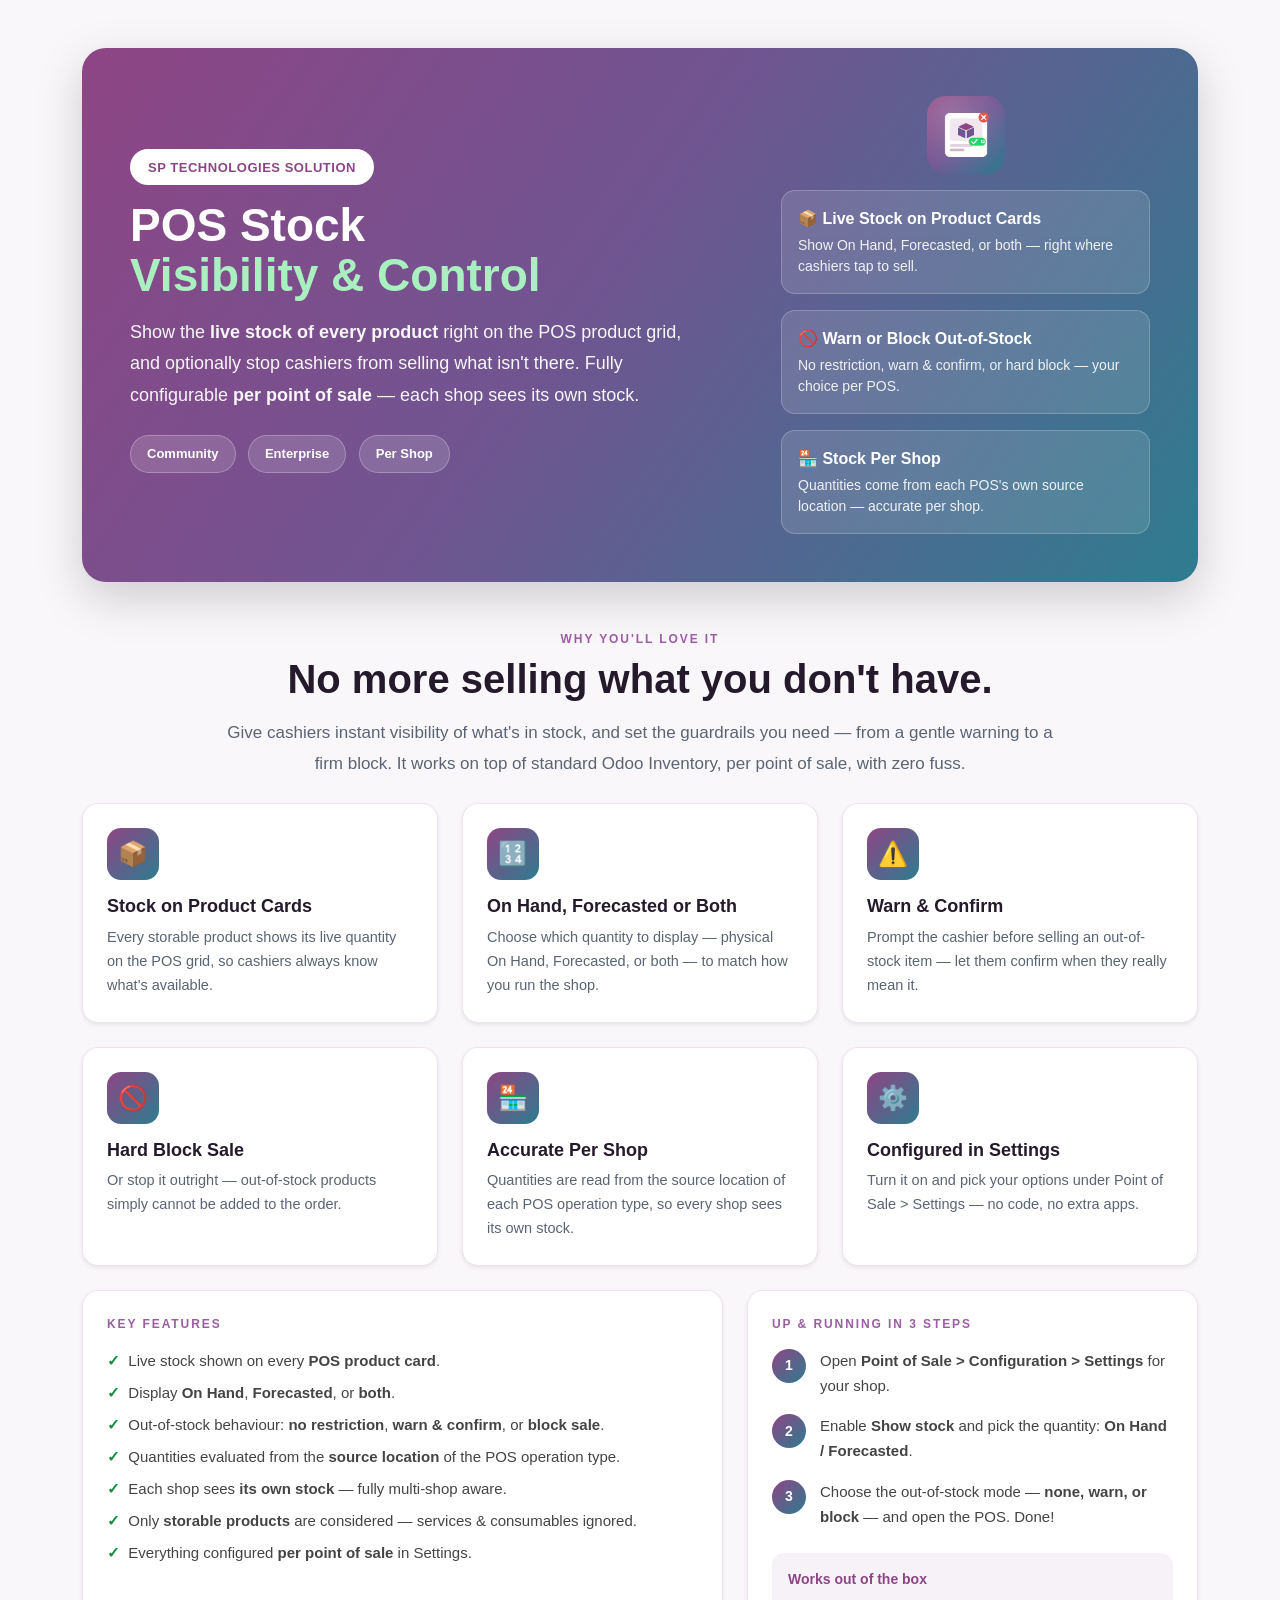
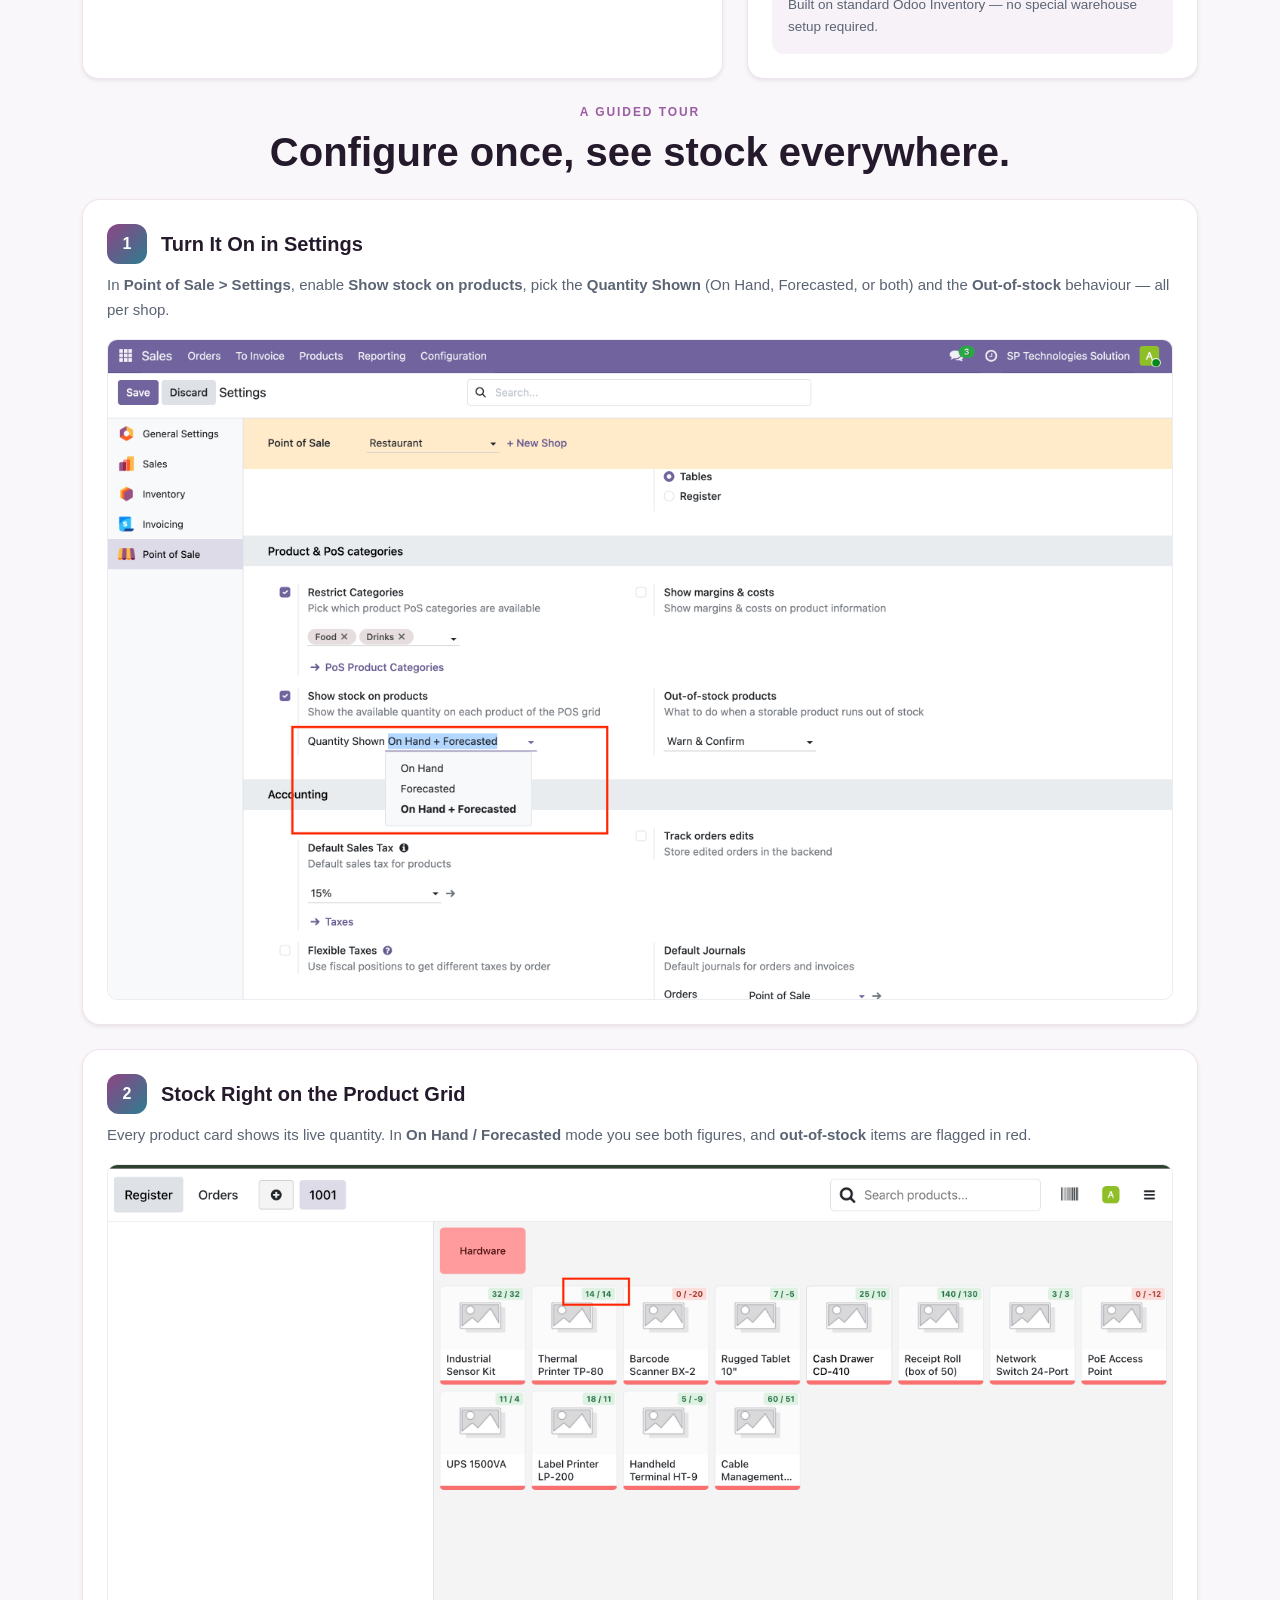
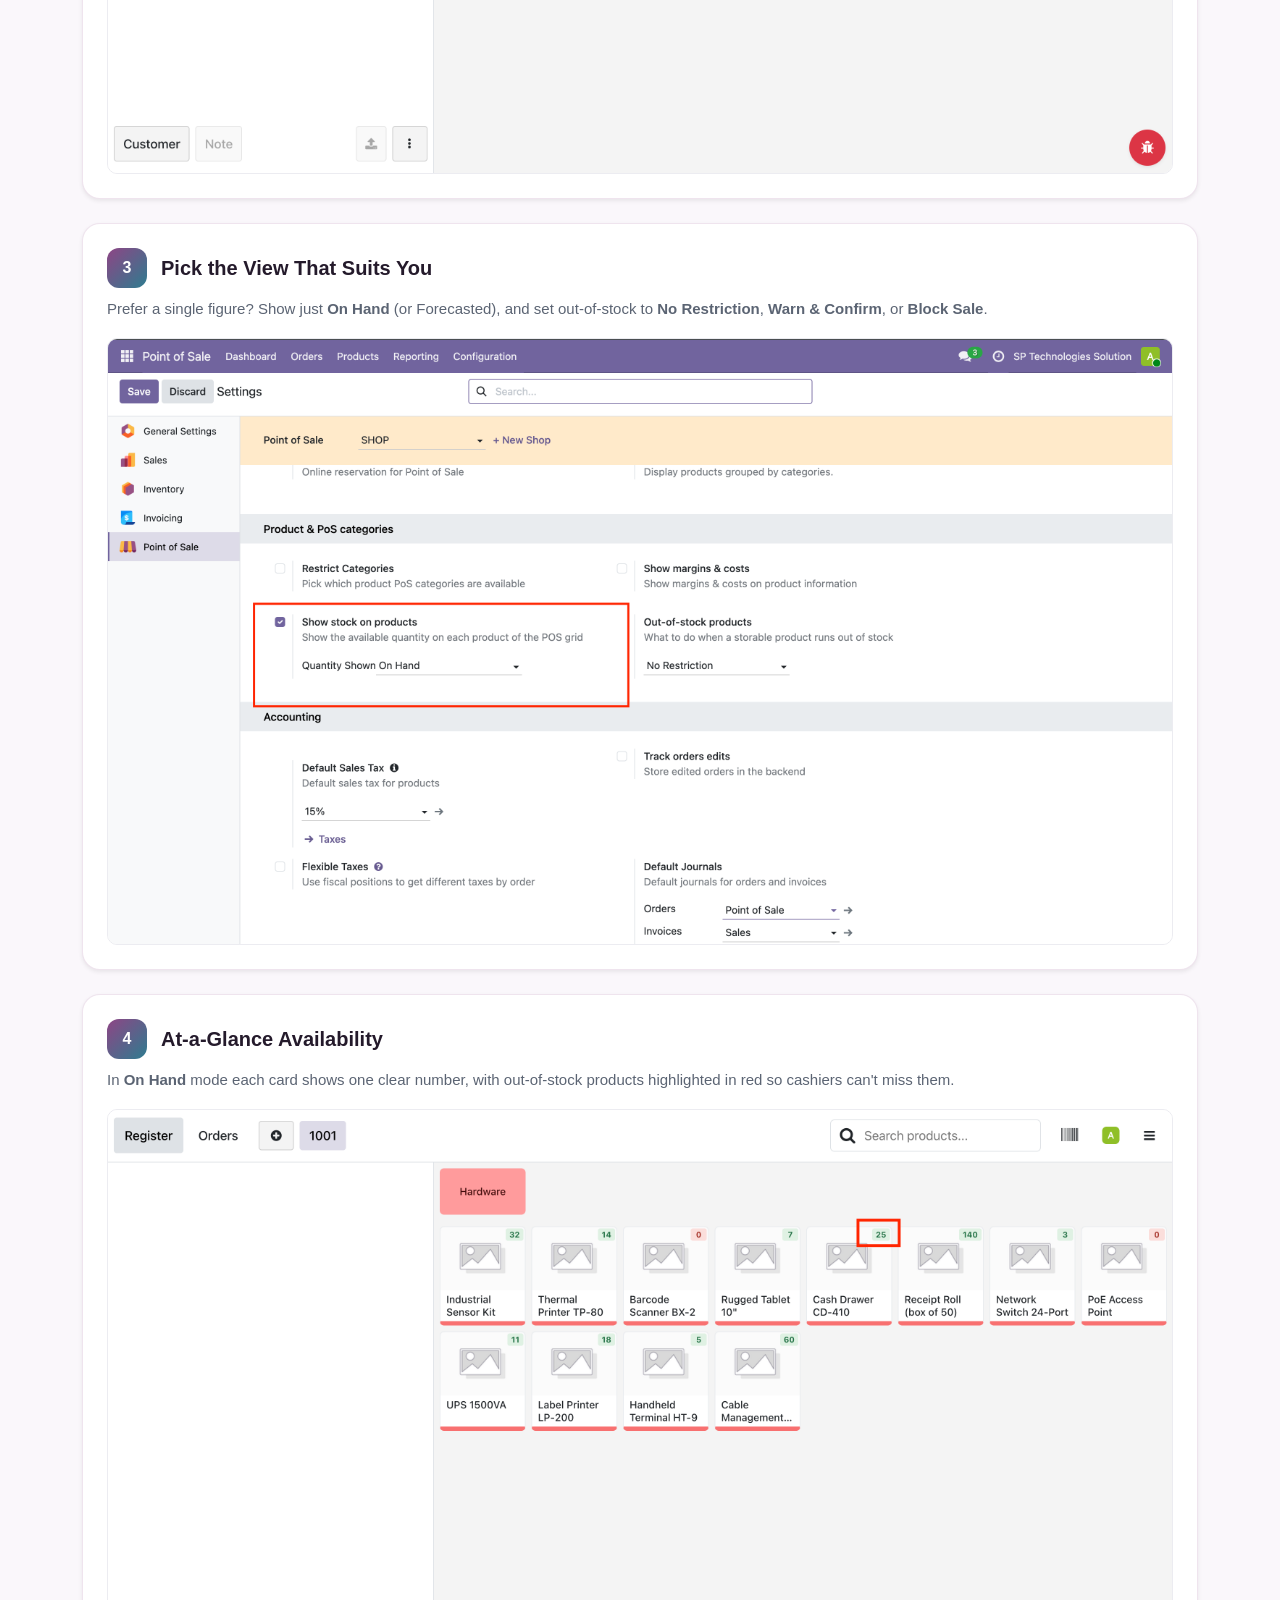
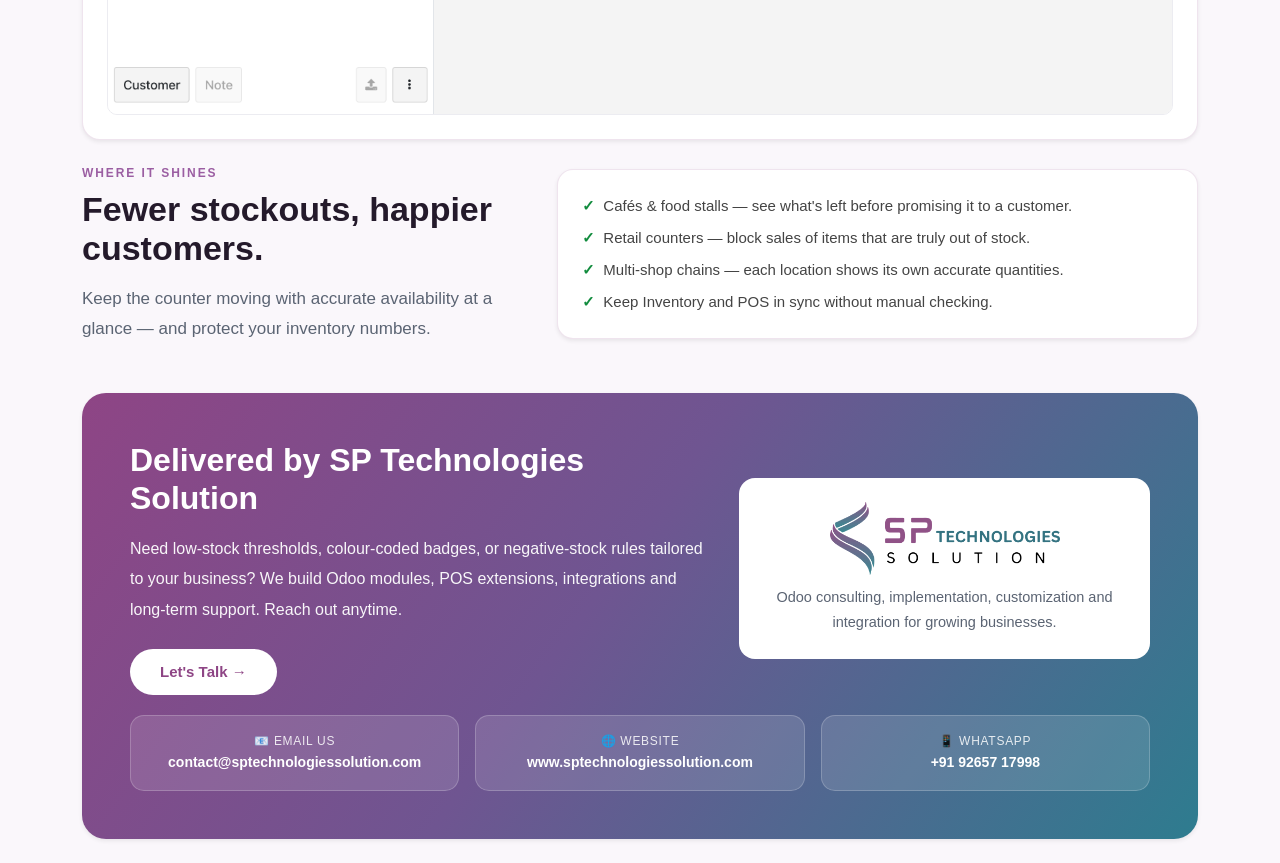
<file: sp_pos_stock_control/static/description/index.html>
<!DOCTYPE html>
<html lang="en">
<head>
    <meta charset="UTF-8">
    <meta name="viewport" content="width=device-width, initial-scale=1.0">
    <title>SP POS Stock Visibility &amp; Availability Control</title>
    <link href="https://cdn.jsdelivr.net/npm/bootstrap@5.0.2/dist/css/bootstrap.min.css" rel="stylesheet"/>
</head>
<body style="margin:0; font-family:'Segoe UI',Helvetica,Arial,sans-serif; color:#241a2b; background-color:#faf7fb;">
<div class="container" style="display:contents;">

    <!-- ══════════ HERO ══════════ -->
    <div class="container py-5">
        <div class="overflow-hidden shadow-lg" style="border-radius:24px; background-color:#6f5591; background-image:linear-gradient(125deg,#8E4585 0%,#6f5591 46%,#2E7C8F 100%);">
            <div class="row g-0 align-items-center">
                <div class="col-lg-7 p-5">
                    <div class="d-inline-block mb-3" style="background-color:#ffffff; border-radius:999px; padding:6px 18px;">
                        <span style="font-size:13px; font-weight:700; color:#8E4585; letter-spacing:0.04em;">SP TECHNOLOGIES SOLUTION</span>
                    </div>
                    <h1 class="fw-bold mb-3" style="font-size:46px; line-height:1.08; color:#ffffff;">
                        POS Stock<br>
                        <span style="color:#a8f0bf;">Visibility &amp; Control</span>
                    </h1>
                    <p class="mb-4" style="font-size:18px; line-height:1.75; color:#ffffff; opacity:0.95; max-width:560px;">
                        Show the <b>live stock of every product</b> right on the POS product grid, and optionally stop
                        cashiers from selling what isn't there. Fully configurable <b>per point of sale</b> — each shop
                        sees its own stock.
                    </p>
                    <div>
                        <span class="d-inline-block mb-2 me-2" style="font-size:13px; font-weight:600; color:#ffffff; padding:8px 16px; border-radius:999px; background-color:rgba(255,255,255,0.14); border:1px solid rgba(255,255,255,0.26);">Community</span>
                        <span class="d-inline-block mb-2 me-2" style="font-size:13px; font-weight:600; color:#ffffff; padding:8px 16px; border-radius:999px; background-color:rgba(255,255,255,0.14); border:1px solid rgba(255,255,255,0.26);">Enterprise</span>
                        <span class="d-inline-block mb-2 me-2" style="font-size:13px; font-weight:600; color:#ffffff; padding:8px 16px; border-radius:999px; background-color:rgba(255,255,255,0.14); border:1px solid rgba(255,255,255,0.26);">Per Shop</span>
                    </div>
                </div>
                <div class="col-lg-5 p-4 p-lg-5">
                    <div class="text-center mb-3">
                        <img src="icon.png" alt="App icon" style="width:78px; height:78px; border-radius:18px;">
                    </div>
                    <div class="p-3 mb-3" style="background-color:rgba(255,255,255,0.12); border:1px solid rgba(255,255,255,0.2); border-radius:14px;">
                        <div class="fw-bold mb-1" style="color:#ffffff;">📦 Live Stock on Product Cards</div>
                        <div style="font-size:14px; color:#ffffff; opacity:0.9;">Show On Hand, Forecasted, or both — right where cashiers tap to sell.</div>
                    </div>
                    <div class="p-3 mb-3" style="background-color:rgba(255,255,255,0.12); border:1px solid rgba(255,255,255,0.2); border-radius:14px;">
                        <div class="fw-bold mb-1" style="color:#ffffff;">🚫 Warn or Block Out-of-Stock</div>
                        <div style="font-size:14px; color:#ffffff; opacity:0.9;">No restriction, warn &amp; confirm, or hard block — your choice per POS.</div>
                    </div>
                    <div class="p-3" style="background-color:rgba(255,255,255,0.12); border:1px solid rgba(255,255,255,0.2); border-radius:14px;">
                        <div class="fw-bold mb-1" style="color:#ffffff;">🏪 Stock Per Shop</div>
                        <div style="font-size:14px; color:#ffffff; opacity:0.9;">Quantities come from each POS's own source location — accurate per shop.</div>
                    </div>
                </div>
            </div>
        </div>
    </div>

    <!-- ══════════ WHY / FEATURES ══════════ -->
    <div class="container pb-4">
        <div class="text-center mb-4">
            <div style="font-size:12px; font-weight:700; letter-spacing:0.16em; color:#9B5EA2; text-transform:uppercase;">Why You'll Love It</div>
            <h2 class="fw-bold mt-2 mb-3" style="font-size:40px; line-height:1.15; color:#241a2b;">No more selling what you don't have.</h2>
            <p class="mx-auto mb-0" style="max-width:840px; color:#5b6473; font-size:17px; line-height:1.8;">
                Give cashiers instant visibility of what's in stock, and set the guardrails you need — from a gentle
                warning to a firm block. It works on top of standard Odoo Inventory, per point of sale, with zero fuss.
            </p>
        </div>

        <div class="row g-4">
            <div class="col-md-6 col-xl-4">
                <div class="h-100 shadow-sm p-4" style="background-color:#ffffff; border:1px solid rgba(142,69,133,0.14); border-radius:16px;">
                    <div class="d-inline-flex align-items-center justify-content-center mb-3" style="width:52px; height:52px; border-radius:14px; background-color:#8E4585; background-image:linear-gradient(135deg,#8E4585,#2E7C8F); color:#ffffff; font-size:24px;">📦</div>
                    <h3 class="fw-bold" style="font-size:18px; color:#241a2b;">Stock on Product Cards</h3>
                    <p class="mb-0" style="color:#5b6473; font-size:14.5px; line-height:1.65;">Every storable product shows its live quantity on the POS grid, so cashiers always know what's available.</p>
                </div>
            </div>
            <div class="col-md-6 col-xl-4">
                <div class="h-100 shadow-sm p-4" style="background-color:#ffffff; border:1px solid rgba(142,69,133,0.14); border-radius:16px;">
                    <div class="d-inline-flex align-items-center justify-content-center mb-3" style="width:52px; height:52px; border-radius:14px; background-color:#8E4585; background-image:linear-gradient(135deg,#8E4585,#2E7C8F); color:#ffffff; font-size:24px;">🔢</div>
                    <h3 class="fw-bold" style="font-size:18px; color:#241a2b;">On Hand, Forecasted or Both</h3>
                    <p class="mb-0" style="color:#5b6473; font-size:14.5px; line-height:1.65;">Choose which quantity to display — physical On Hand, Forecasted, or both — to match how you run the shop.</p>
                </div>
            </div>
            <div class="col-md-6 col-xl-4">
                <div class="h-100 shadow-sm p-4" style="background-color:#ffffff; border:1px solid rgba(142,69,133,0.14); border-radius:16px;">
                    <div class="d-inline-flex align-items-center justify-content-center mb-3" style="width:52px; height:52px; border-radius:14px; background-color:#8E4585; background-image:linear-gradient(135deg,#8E4585,#2E7C8F); color:#ffffff; font-size:24px;">⚠️</div>
                    <h3 class="fw-bold" style="font-size:18px; color:#241a2b;">Warn &amp; Confirm</h3>
                    <p class="mb-0" style="color:#5b6473; font-size:14.5px; line-height:1.65;">Prompt the cashier before selling an out-of-stock item — let them confirm when they really mean it.</p>
                </div>
            </div>
            <div class="col-md-6 col-xl-4">
                <div class="h-100 shadow-sm p-4" style="background-color:#ffffff; border:1px solid rgba(142,69,133,0.14); border-radius:16px;">
                    <div class="d-inline-flex align-items-center justify-content-center mb-3" style="width:52px; height:52px; border-radius:14px; background-color:#8E4585; background-image:linear-gradient(135deg,#8E4585,#2E7C8F); color:#ffffff; font-size:24px;">🚫</div>
                    <h3 class="fw-bold" style="font-size:18px; color:#241a2b;">Hard Block Sale</h3>
                    <p class="mb-0" style="color:#5b6473; font-size:14.5px; line-height:1.65;">Or stop it outright — out-of-stock products simply cannot be added to the order.</p>
                </div>
            </div>
            <div class="col-md-6 col-xl-4">
                <div class="h-100 shadow-sm p-4" style="background-color:#ffffff; border:1px solid rgba(142,69,133,0.14); border-radius:16px;">
                    <div class="d-inline-flex align-items-center justify-content-center mb-3" style="width:52px; height:52px; border-radius:14px; background-color:#8E4585; background-image:linear-gradient(135deg,#8E4585,#2E7C8F); color:#ffffff; font-size:24px;">🏪</div>
                    <h3 class="fw-bold" style="font-size:18px; color:#241a2b;">Accurate Per Shop</h3>
                    <p class="mb-0" style="color:#5b6473; font-size:14.5px; line-height:1.65;">Quantities are read from the source location of each POS operation type, so every shop sees its own stock.</p>
                </div>
            </div>
            <div class="col-md-6 col-xl-4">
                <div class="h-100 shadow-sm p-4" style="background-color:#ffffff; border:1px solid rgba(142,69,133,0.14); border-radius:16px;">
                    <div class="d-inline-flex align-items-center justify-content-center mb-3" style="width:52px; height:52px; border-radius:14px; background-color:#8E4585; background-image:linear-gradient(135deg,#8E4585,#2E7C8F); color:#ffffff; font-size:24px;">⚙️</div>
                    <h3 class="fw-bold" style="font-size:18px; color:#241a2b;">Configured in Settings</h3>
                    <p class="mb-0" style="color:#5b6473; font-size:14.5px; line-height:1.65;">Turn it on and pick your options under Point of Sale &gt; Settings — no code, no extra apps.</p>
                </div>
            </div>
        </div>
    </div>

    <!-- ══════════ KEY FEATURES + STEPS ══════════ -->
    <div class="container pb-4">
        <div class="row g-4">
            <div class="col-lg-7">
                <div class="h-100 shadow-sm p-4" style="background-color:#ffffff; border:1px solid rgba(142,69,133,0.14); border-radius:16px;">
                    <div class="mb-3" style="font-size:12px; font-weight:700; letter-spacing:0.16em; color:#9B5EA2; text-transform:uppercase;">Key Features</div>
                    <div class="mb-2" style="color:#444; font-size:15px; line-height:1.6;"><span style="color:#128C3E; font-weight:800;">✓</span>&nbsp; Live stock shown on every <b>POS product card</b>.</div>
                    <div class="mb-2" style="color:#444; font-size:15px; line-height:1.6;"><span style="color:#128C3E; font-weight:800;">✓</span>&nbsp; Display <b>On Hand</b>, <b>Forecasted</b>, or <b>both</b>.</div>
                    <div class="mb-2" style="color:#444; font-size:15px; line-height:1.6;"><span style="color:#128C3E; font-weight:800;">✓</span>&nbsp; Out-of-stock behaviour: <b>no restriction</b>, <b>warn &amp; confirm</b>, or <b>block sale</b>.</div>
                    <div class="mb-2" style="color:#444; font-size:15px; line-height:1.6;"><span style="color:#128C3E; font-weight:800;">✓</span>&nbsp; Quantities evaluated from the <b>source location</b> of the POS operation type.</div>
                    <div class="mb-2" style="color:#444; font-size:15px; line-height:1.6;"><span style="color:#128C3E; font-weight:800;">✓</span>&nbsp; Each shop sees <b>its own stock</b> — fully multi-shop aware.</div>
                    <div class="mb-2" style="color:#444; font-size:15px; line-height:1.6;"><span style="color:#128C3E; font-weight:800;">✓</span>&nbsp; Only <b>storable products</b> are considered — services &amp; consumables ignored.</div>
                    <div style="color:#444; font-size:15px; line-height:1.6;"><span style="color:#128C3E; font-weight:800;">✓</span>&nbsp; Everything configured <b>per point of sale</b> in Settings.</div>
                </div>
            </div>
            <div class="col-lg-5">
                <div class="h-100 shadow-sm p-4" style="background-color:#ffffff; border:1px solid rgba(142,69,133,0.14); border-radius:16px;">
                    <div class="mb-3" style="font-size:12px; font-weight:700; letter-spacing:0.16em; color:#9B5EA2; text-transform:uppercase;">Up &amp; Running in 3 Steps</div>
                    <div class="d-flex mb-3" style="gap:14px;"><div class="flex-shrink-0 d-flex align-items-center justify-content-center fw-bold" style="width:34px; height:34px; border-radius:50%; background-color:#8E4585; background-image:linear-gradient(135deg,#8E4585,#2E7C8F); color:#fff; font-size:14px;">1</div><div style="color:#444; font-size:15px; line-height:1.65;">Open <b>Point of Sale &gt; Configuration &gt; Settings</b> for your shop.</div></div>
                    <div class="d-flex mb-3" style="gap:14px;"><div class="flex-shrink-0 d-flex align-items-center justify-content-center fw-bold" style="width:34px; height:34px; border-radius:50%; background-color:#8E4585; background-image:linear-gradient(135deg,#8E4585,#2E7C8F); color:#fff; font-size:14px;">2</div><div style="color:#444; font-size:15px; line-height:1.65;">Enable <b>Show stock</b> and pick the quantity: <b>On Hand / Forecasted</b>.</div></div>
                    <div class="d-flex" style="gap:14px;"><div class="flex-shrink-0 d-flex align-items-center justify-content-center fw-bold" style="width:34px; height:34px; border-radius:50%; background-color:#8E4585; background-image:linear-gradient(135deg,#8E4585,#2E7C8F); color:#fff; font-size:14px;">3</div><div style="color:#444; font-size:15px; line-height:1.65;">Choose the out-of-stock mode — <b>none, warn, or block</b> — and open the POS. Done!</div></div>

                    <div class="mt-4 p-3" style="background-color:#f7f2f8; border-radius:12px;">
                        <div class="fw-bold mb-1" style="color:#8E4585; font-size:14px;">Works out of the box</div>
                        <div style="color:#5b6473; font-size:13.5px; line-height:1.6;">Built on standard Odoo Inventory — no special warehouse setup required.</div>
                    </div>
                </div>
            </div>
        </div>
    </div>

    <!-- ══════════ SCREENSHOTS (SINGLE COLUMN) ══════════ -->
    <div class="container pb-4">
        <div class="text-center mb-4">
            <div style="font-size:12px; font-weight:700; letter-spacing:0.16em; color:#9B5EA2; text-transform:uppercase;">A Guided Tour</div>
            <h2 class="fw-bold mt-2" style="font-size:40px; line-height:1.15; color:#241a2b;">Configure once, see stock everywhere.</h2>
        </div>

        <div class="row g-4">
            <!-- shot 1 -->
            <div class="col-12">
                <div class="shadow-sm p-4" style="background-color:#ffffff; border:1px solid rgba(142,69,133,0.14); border-radius:18px;">
                    <div class="d-flex align-items-center mb-2" style="gap:14px;">
                        <div class="flex-shrink-0 d-flex align-items-center justify-content-center fw-bold" style="width:40px; height:40px; border-radius:12px; background-color:#8E4585; background-image:linear-gradient(135deg,#8E4585,#2E7C8F); color:#fff; font-size:16px;">1</div>
                        <h3 class="fw-bold mb-0" style="font-size:20px; color:#241a2b;">Turn It On in Settings</h3>
                    </div>
                    <p style="color:#5b6473; font-size:15px; line-height:1.7;">In <b>Point of Sale &gt; Settings</b>, enable <b>Show stock on products</b>, pick the <b>Quantity Shown</b> (On Hand, Forecasted, or both) and the <b>Out-of-stock</b> behaviour — all per shop.</p>
                    <img src="image_1.png" alt="POS settings: show stock and out-of-stock mode" class="img-fluid w-100" style="border-radius:10px; border:1px solid #ececf1;">
                </div>
            </div>
            <!-- shot 2 -->
            <div class="col-12">
                <div class="shadow-sm p-4" style="background-color:#ffffff; border:1px solid rgba(142,69,133,0.14); border-radius:18px;">
                    <div class="d-flex align-items-center mb-2" style="gap:14px;">
                        <div class="flex-shrink-0 d-flex align-items-center justify-content-center fw-bold" style="width:40px; height:40px; border-radius:12px; background-color:#8E4585; background-image:linear-gradient(135deg,#8E4585,#2E7C8F); color:#fff; font-size:16px;">2</div>
                        <h3 class="fw-bold mb-0" style="font-size:20px; color:#241a2b;">Stock Right on the Product Grid</h3>
                    </div>
                    <p style="color:#5b6473; font-size:15px; line-height:1.7;">Every product card shows its live quantity. In <b>On Hand / Forecasted</b> mode you see both figures, and <b>out-of-stock</b> items are flagged in red.</p>
                    <img src="image_2.png" alt="POS product grid with On Hand / Forecasted badges" class="img-fluid w-100" style="border-radius:10px; border:1px solid #ececf1;">
                </div>
            </div>
            <!-- shot 3 -->
            <div class="col-12">
                <div class="shadow-sm p-4" style="background-color:#ffffff; border:1px solid rgba(142,69,133,0.14); border-radius:18px;">
                    <div class="d-flex align-items-center mb-2" style="gap:14px;">
                        <div class="flex-shrink-0 d-flex align-items-center justify-content-center fw-bold" style="width:40px; height:40px; border-radius:12px; background-color:#8E4585; background-image:linear-gradient(135deg,#8E4585,#2E7C8F); color:#fff; font-size:16px;">3</div>
                        <h3 class="fw-bold mb-0" style="font-size:20px; color:#241a2b;">Pick the View That Suits You</h3>
                    </div>
                    <p style="color:#5b6473; font-size:15px; line-height:1.7;">Prefer a single figure? Show just <b>On Hand</b> (or Forecasted), and set out-of-stock to <b>No Restriction</b>, <b>Warn &amp; Confirm</b>, or <b>Block Sale</b>.</p>
                    <img src="image_3.png" alt="POS settings with Quantity Shown On Hand" class="img-fluid w-100" style="border-radius:10px; border:1px solid #ececf1;">
                </div>
            </div>
            <!-- shot 4 -->
            <div class="col-12">
                <div class="shadow-sm p-4" style="background-color:#ffffff; border:1px solid rgba(142,69,133,0.14); border-radius:18px;">
                    <div class="d-flex align-items-center mb-2" style="gap:14px;">
                        <div class="flex-shrink-0 d-flex align-items-center justify-content-center fw-bold" style="width:40px; height:40px; border-radius:12px; background-color:#8E4585; background-image:linear-gradient(135deg,#8E4585,#2E7C8F); color:#fff; font-size:16px;">4</div>
                        <h3 class="fw-bold mb-0" style="font-size:20px; color:#241a2b;">At-a-Glance Availability</h3>
                    </div>
                    <p style="color:#5b6473; font-size:15px; line-height:1.7;">In <b>On Hand</b> mode each card shows one clear number, with out-of-stock products highlighted in red so cashiers can't miss them.</p>
                    <img src="image_4.png" alt="POS product grid with On Hand quantity badges" class="img-fluid w-100" style="border-radius:10px; border:1px solid #ececf1;">
                </div>
            </div>
        </div>
    </div>

    <!-- ══════════ USE CASES ══════════ -->
    <div class="container pb-4">
        <div class="row g-4 align-items-center">
            <div class="col-lg-5">
                <div style="font-size:12px; font-weight:700; letter-spacing:0.16em; color:#9B5EA2; text-transform:uppercase;">Where It Shines</div>
                <h2 class="fw-bold mt-2 mb-3" style="font-size:34px; line-height:1.15; color:#241a2b;">Fewer stockouts, happier customers.</h2>
                <p class="mb-0" style="color:#5b6473; font-size:17px; line-height:1.8;">Keep the counter moving with accurate availability at a glance — and protect your inventory numbers.</p>
            </div>
            <div class="col-lg-7">
                <div class="shadow-sm p-4" style="background-color:#ffffff; border:1px solid rgba(142,69,133,0.14); border-radius:16px;">
                    <div class="mb-2" style="color:#444; font-size:15px; line-height:1.6;"><span style="color:#128C3E; font-weight:800;">✓</span>&nbsp; Cafés &amp; food stalls — see what's left before promising it to a customer.</div>
                    <div class="mb-2" style="color:#444; font-size:15px; line-height:1.6;"><span style="color:#128C3E; font-weight:800;">✓</span>&nbsp; Retail counters — block sales of items that are truly out of stock.</div>
                    <div class="mb-2" style="color:#444; font-size:15px; line-height:1.6;"><span style="color:#128C3E; font-weight:800;">✓</span>&nbsp; Multi-shop chains — each location shows its own accurate quantities.</div>
                    <div style="color:#444; font-size:15px; line-height:1.6;"><span style="color:#128C3E; font-weight:800;">✓</span>&nbsp; Keep Inventory and POS in sync without manual checking.</div>
                </div>
            </div>
        </div>
    </div>

    <!-- ══════════ CONTACT / CTA ══════════ -->
    <div class="container py-4">
        <div class="p-4 p-lg-5 shadow-sm" style="border-radius:24px; background-color:#6f5591; background-image:linear-gradient(125deg,#8E4585 0%,#6f5591 46%,#2E7C8F 100%);">
            <div class="row align-items-center g-4">
                <div class="col-lg-7">
                    <h3 class="fw-bold mb-3" style="font-size:32px; color:#ffffff;">Delivered by SP Technologies Solution</h3>
                    <p class="mb-4" style="color:#ffffff; line-height:1.9; opacity:0.95;">Need low-stock thresholds, colour-coded badges, or negative-stock rules tailored to your business? We build Odoo modules, POS extensions, integrations and long-term support. Reach out anytime.</p>
                    <a href="https://www.sptechnologiessolution.com/contactus" target="_blank" rel="noopener noreferrer" style="display:inline-block; background-color:#ffffff; color:#8E4585; font-weight:700; text-decoration:none; padding:12px 30px; border-radius:999px; font-size:15px;">Let's Talk →</a>
                </div>
                <div class="col-lg-5">
                    <div class="text-center p-4" style="background-color:#ffffff; border-radius:16px;">
                        <img src="logo.png" alt="SP Technologies Solution" class="img-fluid" style="max-width:230px; margin-bottom:10px;">
                        <p class="mb-0" style="color:#5b6473; line-height:1.7; font-size:14.5px;">Odoo consulting, implementation, customization and integration for growing businesses.</p>
                    </div>
                </div>
            </div>
            <div class="row g-3 mt-1">
                <div class="col-md-4">
                    <div class="p-3 text-center h-100" style="background-color:rgba(255,255,255,0.12); border:1px solid rgba(255,255,255,0.2); border-radius:14px;">
                        <div style="font-size:12px; letter-spacing:0.06em; text-transform:uppercase; color:#ffffff; opacity:0.85;">📧 Email Us</div>
                        <a href="mailto:contact@sptechnologiessolution.com" style="color:#ffffff; text-decoration:none; font-weight:600; font-size:14px; word-break:break-word;">contact@sptechnologiessolution.com</a>
                    </div>
                </div>
                <div class="col-md-4">
                    <div class="p-3 text-center h-100" style="background-color:rgba(255,255,255,0.12); border:1px solid rgba(255,255,255,0.2); border-radius:14px;">
                        <div style="font-size:12px; letter-spacing:0.06em; text-transform:uppercase; color:#ffffff; opacity:0.85;">🌐 Website</div>
                        <a href="https://www.sptechnologiessolution.com" target="_blank" rel="noopener noreferrer" style="color:#ffffff; text-decoration:none; font-weight:600; font-size:14px;">www.sptechnologiessolution.com</a>
                    </div>
                </div>
                <div class="col-md-4">
                    <div class="p-3 text-center h-100" style="background-color:rgba(255,255,255,0.12); border:1px solid rgba(255,255,255,0.2); border-radius:14px;">
                        <div style="font-size:12px; letter-spacing:0.06em; text-transform:uppercase; color:#ffffff; opacity:0.85;">📱 WhatsApp</div>
                        <a href="https://wa.me/919265717998" target="_blank" rel="noopener noreferrer" style="color:#ffffff; text-decoration:none; font-weight:600; font-size:14px;">+91 92657 17998</a>
                    </div>
                </div>
            </div>
        </div>
    </div>

</div>
</body>
</html>
</file>
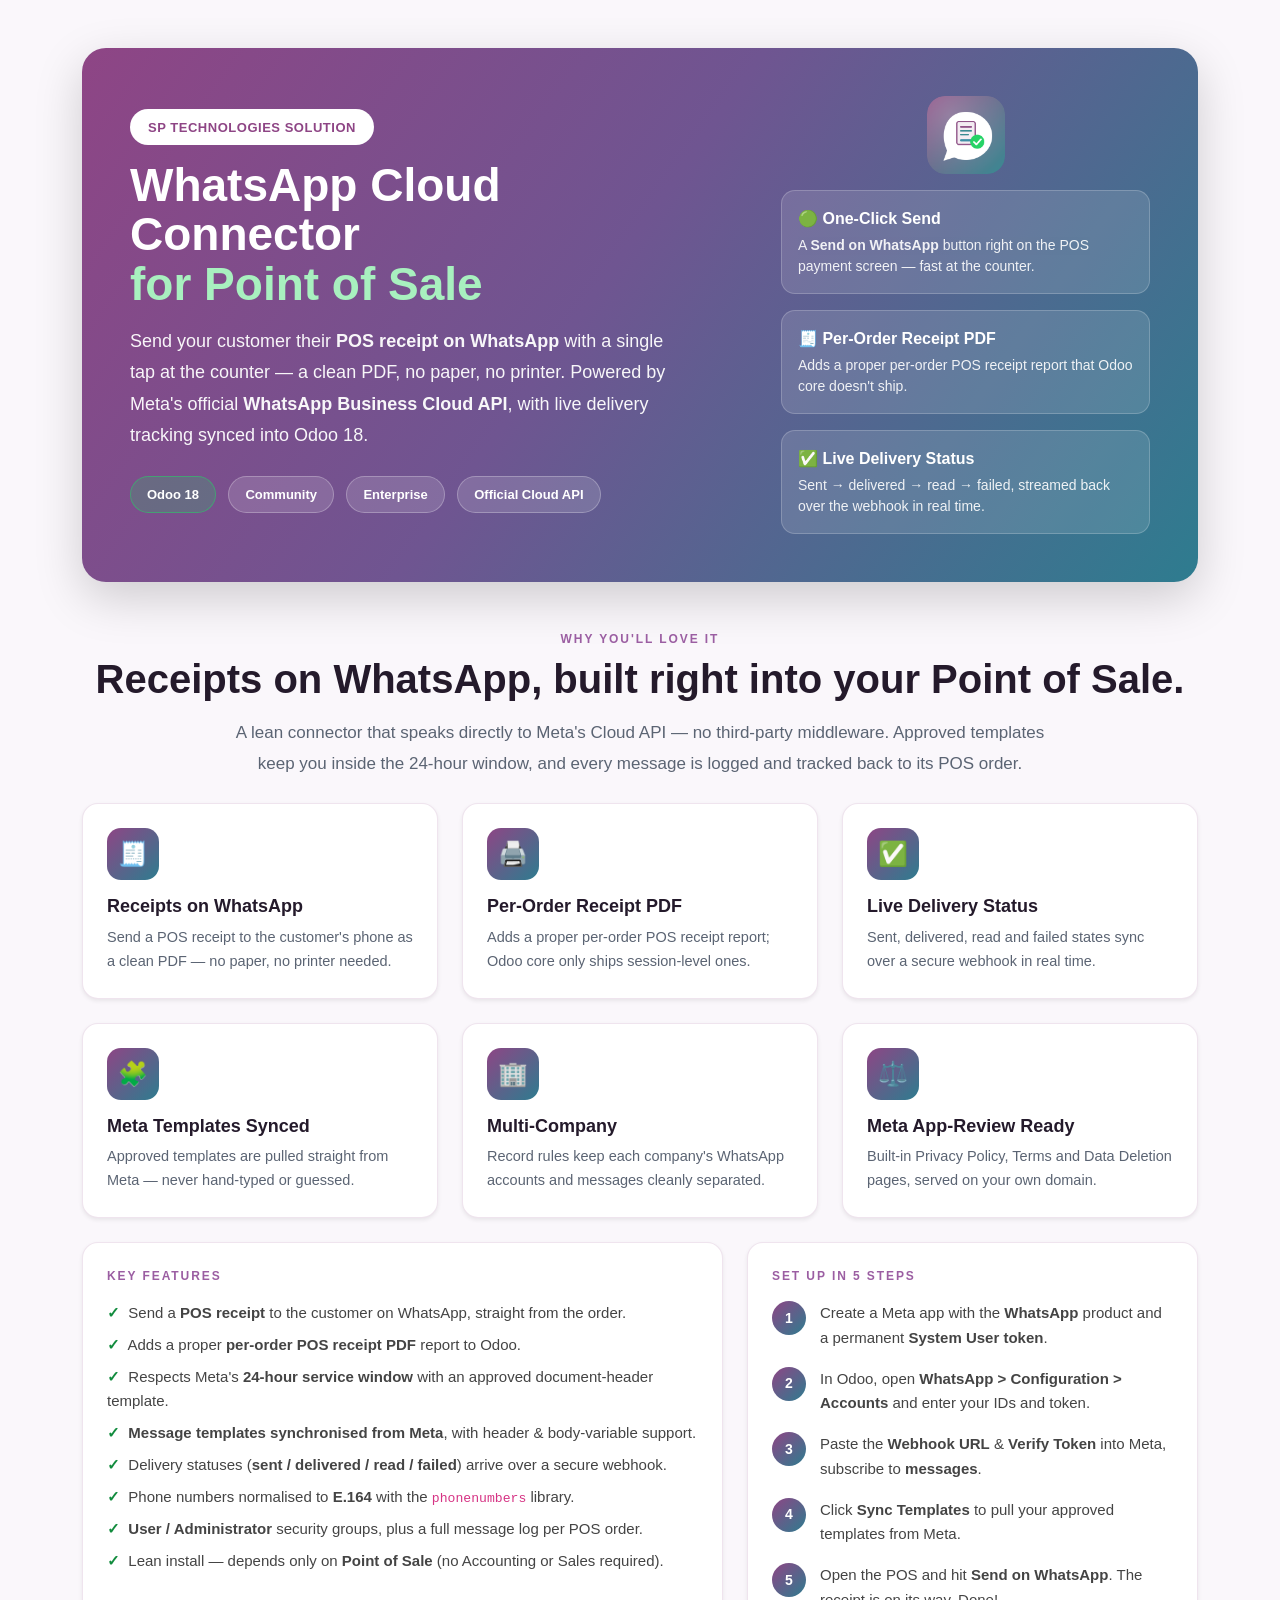
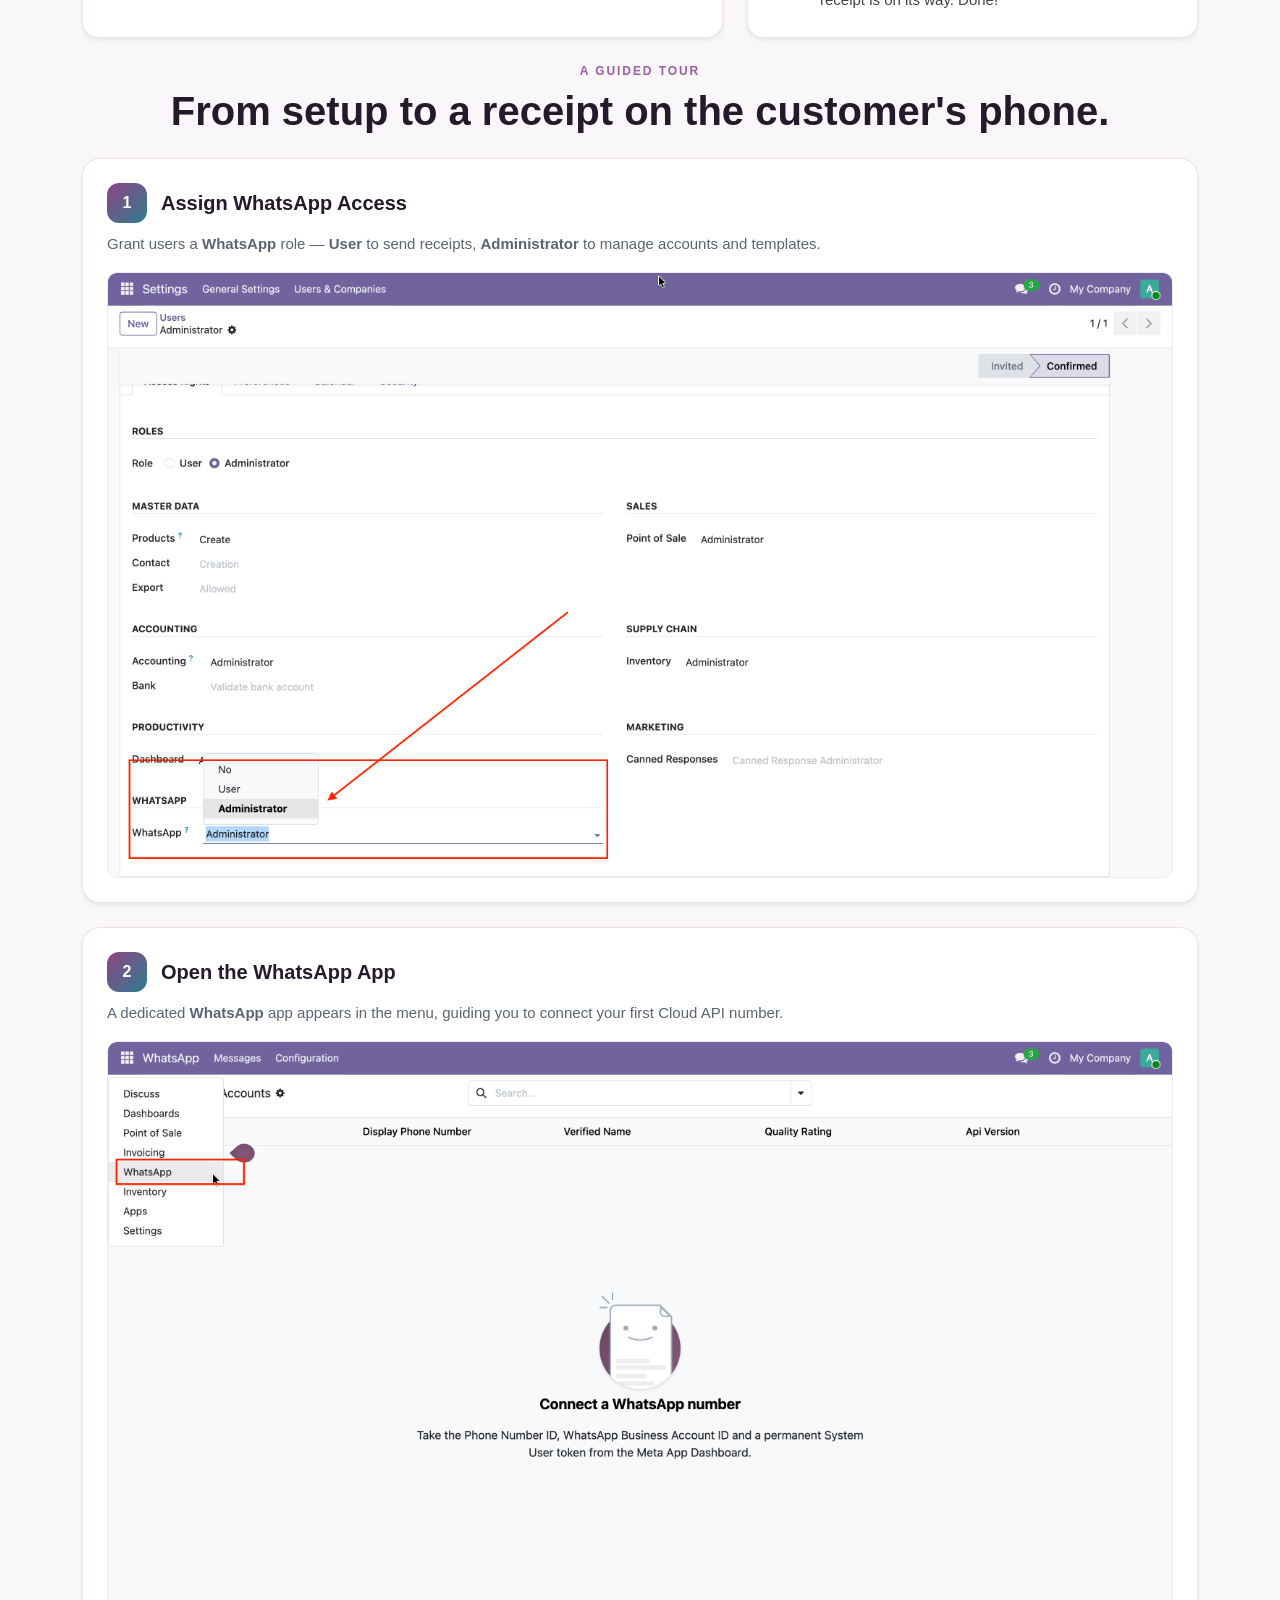
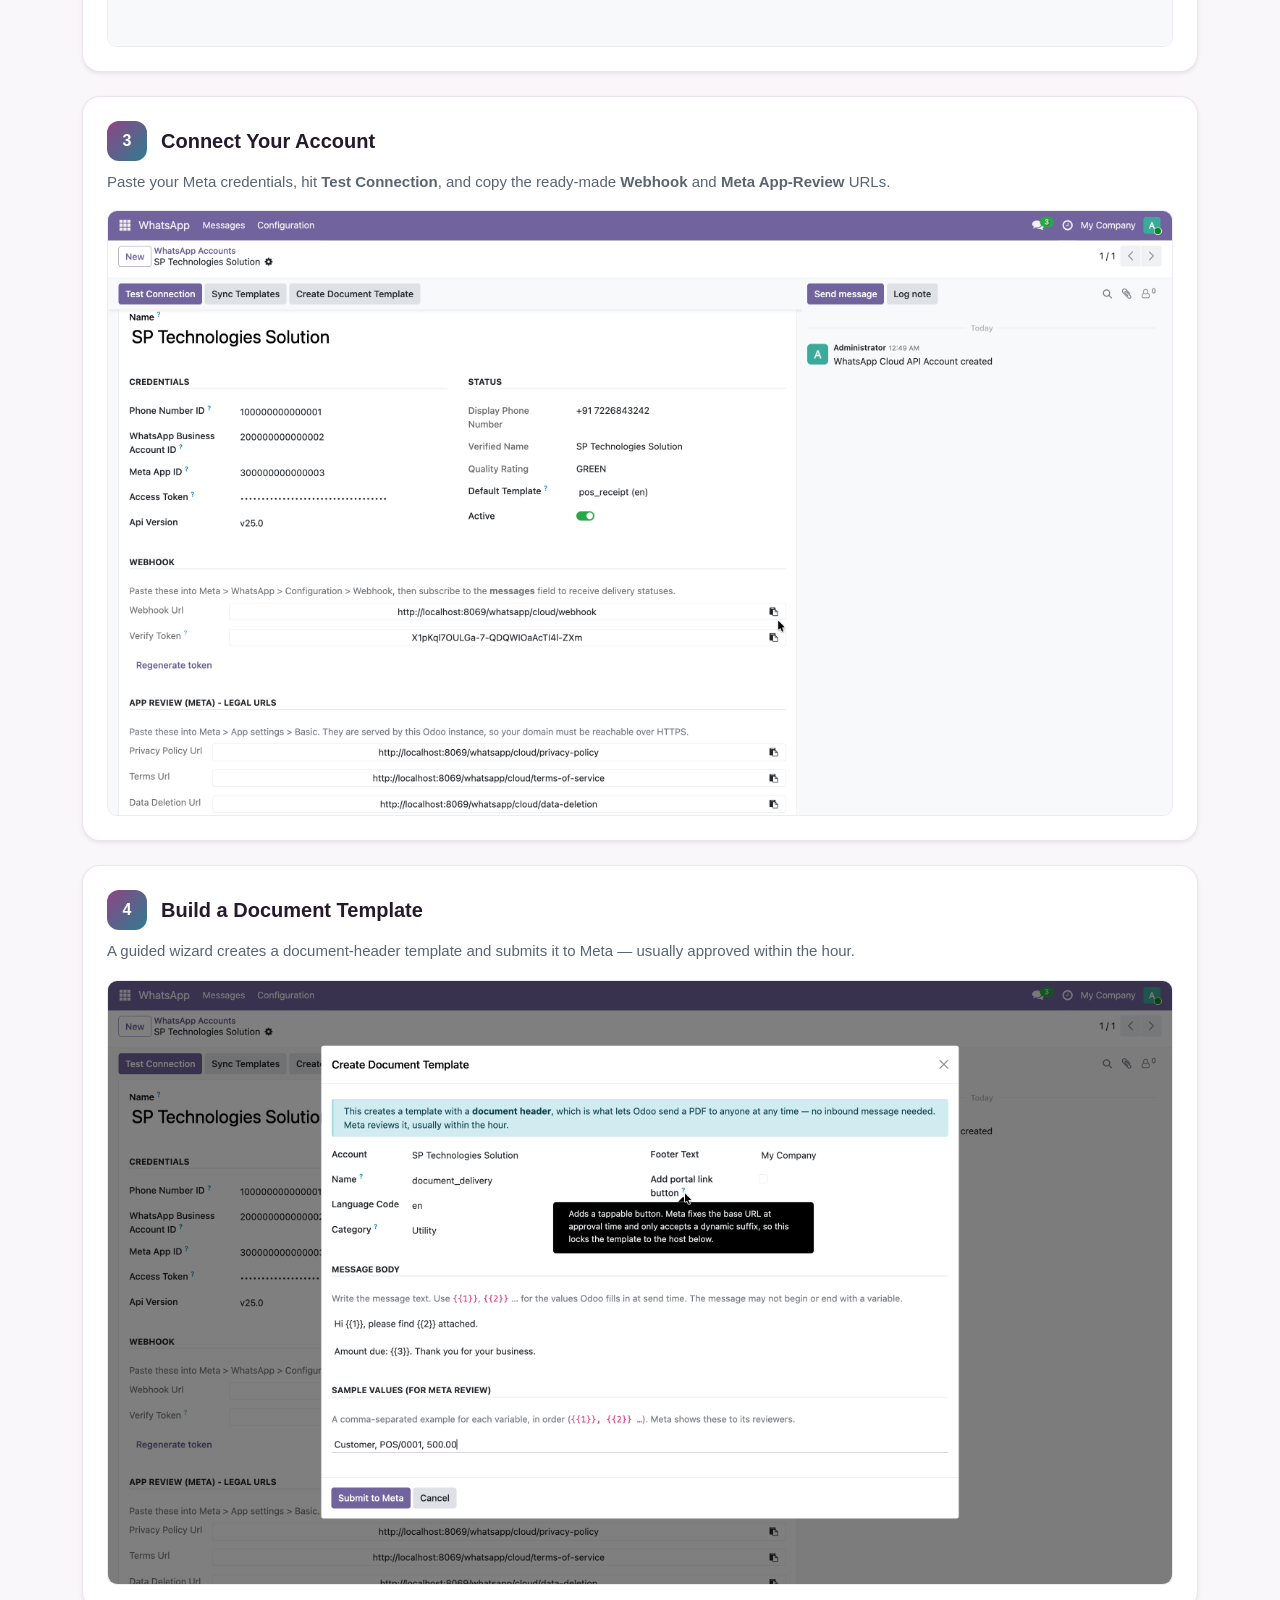
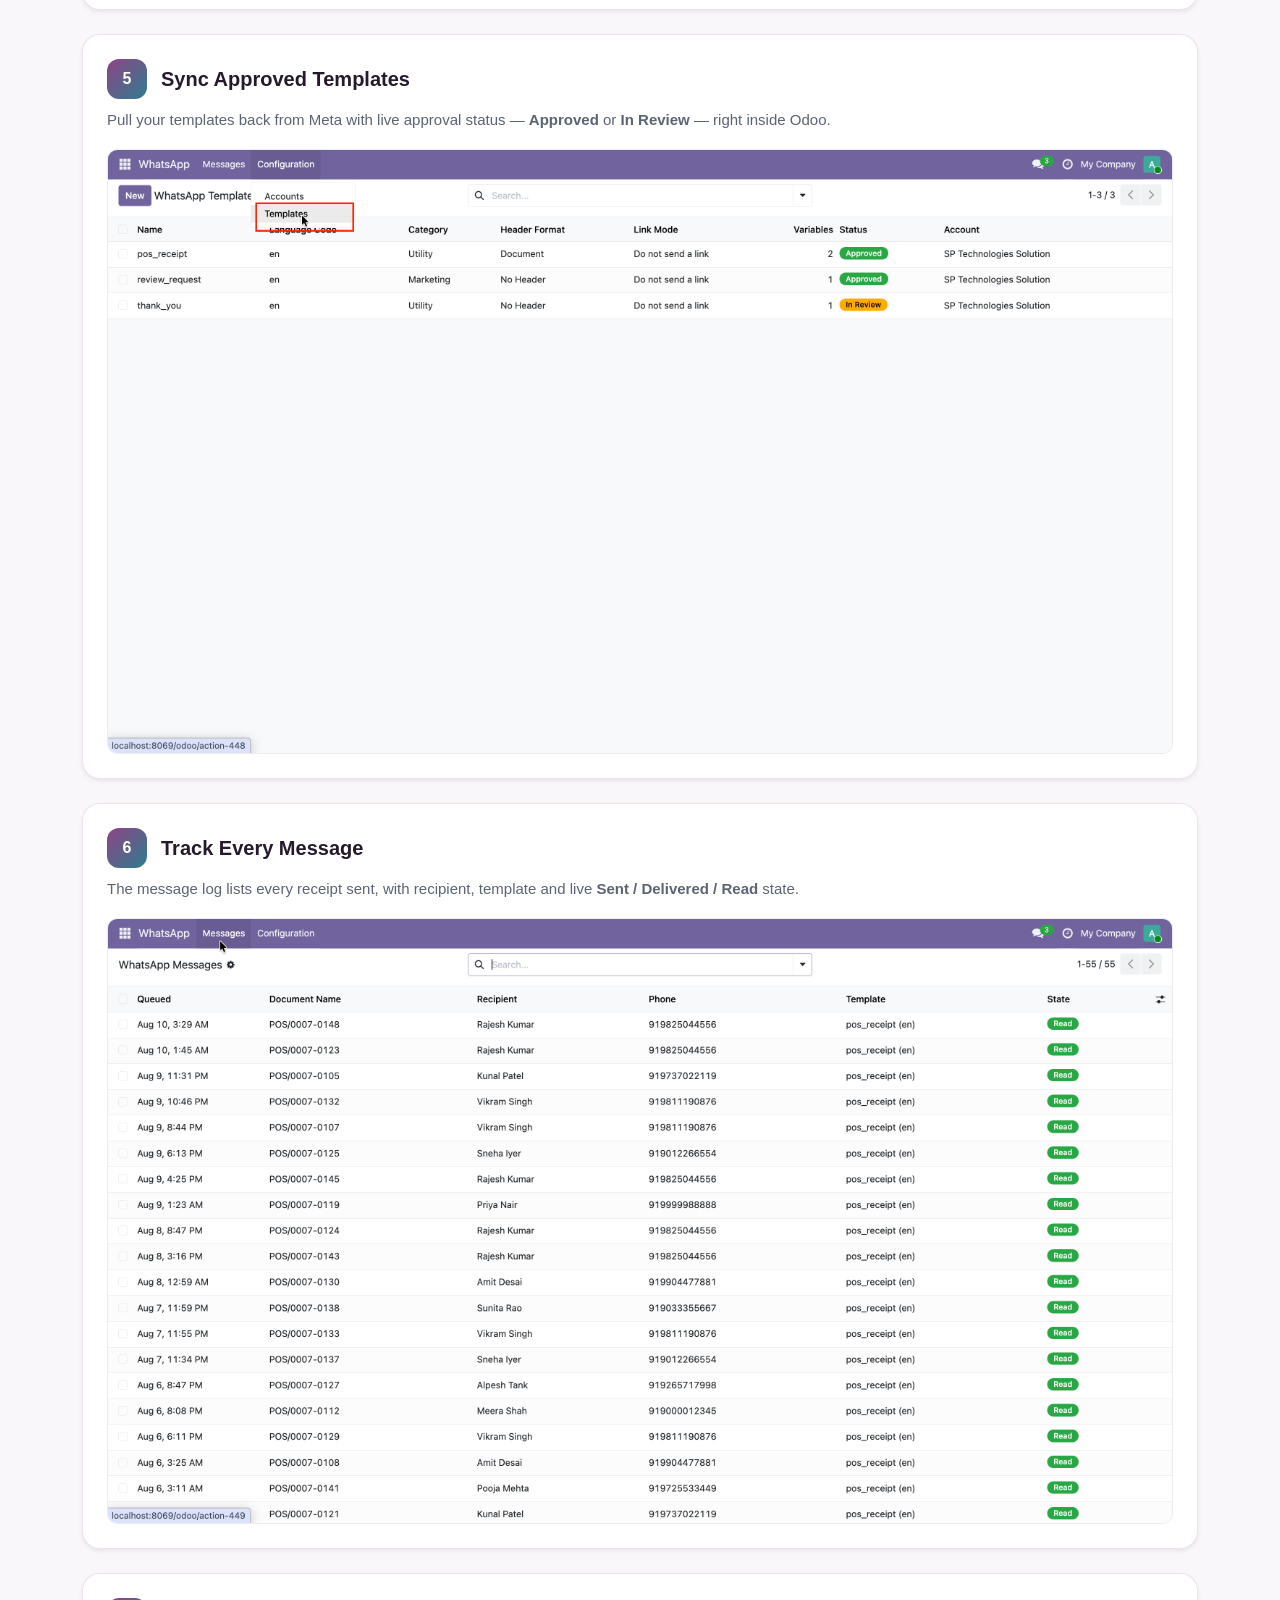
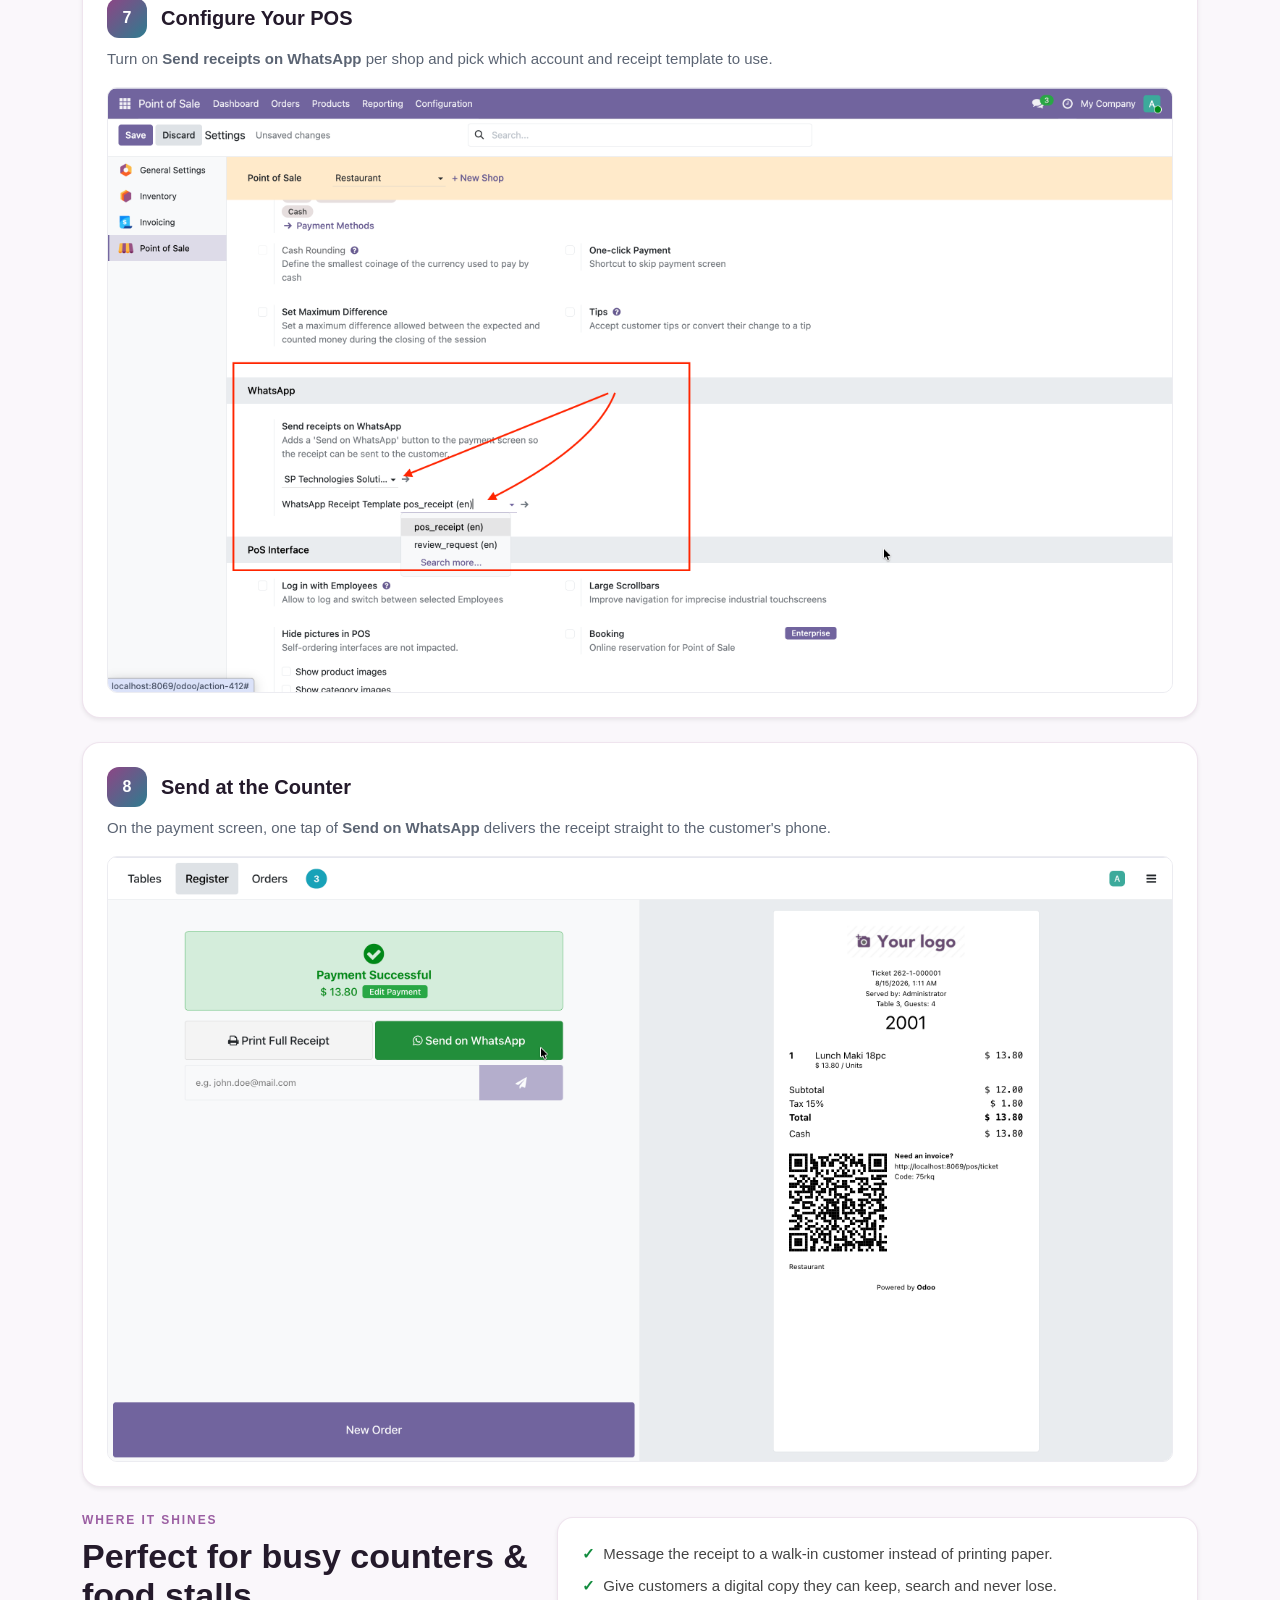
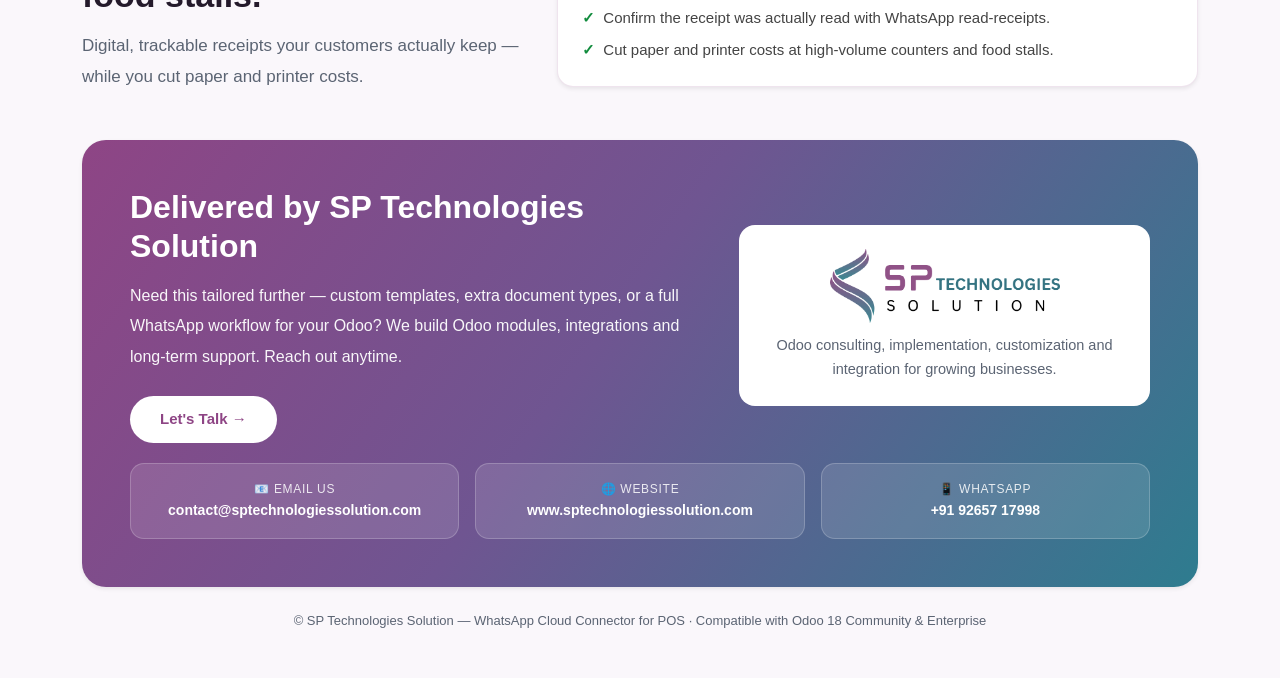
<file: sp_pos_whatsapp_cloud_connector/static/description/index.html>
<!DOCTYPE html>
<html lang="en">
<head>
    <meta charset="UTF-8">
    <meta name="viewport" content="width=device-width, initial-scale=1.0">
    <title>SP POS WhatsApp Cloud Connector</title>
    <link href="https://cdn.jsdelivr.net/npm/bootstrap@5.0.2/dist/css/bootstrap.min.css" rel="stylesheet"/>
</head>
<body style="margin:0; font-family:'Segoe UI',Helvetica,Arial,sans-serif; color:#241a2b; background-color:#faf7fb;">
<div class="container" style="display:contents;">

    <!-- ══════════ HERO ══════════ -->
    <div class="container py-5">
        <div class="overflow-hidden shadow-lg" style="border-radius:24px; background-color:#6f5591; background-image:linear-gradient(125deg,#8E4585 0%,#6f5591 46%,#2E7C8F 100%);">
            <div class="row g-0 align-items-center">
                <div class="col-lg-7 p-5">
                    <div class="d-inline-block mb-3" style="background-color:#ffffff; border-radius:999px; padding:6px 18px;">
                        <span style="font-size:13px; font-weight:700; color:#8E4585; letter-spacing:0.04em;">SP TECHNOLOGIES SOLUTION</span>
                    </div>
                    <h1 class="fw-bold mb-3" style="font-size:46px; line-height:1.08; color:#ffffff;">
                        WhatsApp Cloud Connector<br>
                        <span style="color:#a8f0bf;">for Point of Sale</span>
                    </h1>
                    <p class="mb-4" style="font-size:18px; line-height:1.75; color:#ffffff; opacity:0.95; max-width:560px;">
                        Send your customer their <b>POS receipt on WhatsApp</b> with a single tap at the counter
                        — a clean PDF, no paper, no printer. Powered by Meta's official
                        <b>WhatsApp Business Cloud API</b>, with live delivery tracking synced into Odoo&nbsp;18.
                    </p>
                    <div>
                        <span class="d-inline-block mb-2 me-2" style="font-size:13px; font-weight:600; color:#ffffff; padding:8px 16px; border-radius:999px; background-color:rgba(37,211,102,0.22); border:1px solid rgba(37,211,102,0.5);">Odoo 18</span>
                        <span class="d-inline-block mb-2 me-2" style="font-size:13px; font-weight:600; color:#ffffff; padding:8px 16px; border-radius:999px; background-color:rgba(255,255,255,0.14); border:1px solid rgba(255,255,255,0.26);">Community</span>
                        <span class="d-inline-block mb-2 me-2" style="font-size:13px; font-weight:600; color:#ffffff; padding:8px 16px; border-radius:999px; background-color:rgba(255,255,255,0.14); border:1px solid rgba(255,255,255,0.26);">Enterprise</span>
                        <span class="d-inline-block mb-2 me-2" style="font-size:13px; font-weight:600; color:#ffffff; padding:8px 16px; border-radius:999px; background-color:rgba(255,255,255,0.14); border:1px solid rgba(255,255,255,0.26);">Official Cloud API</span>
                    </div>
                </div>
                <div class="col-lg-5 p-4 p-lg-5">
                    <div class="text-center mb-3">
                        <img src="icon.png" alt="App icon" style="width:78px; height:78px; border-radius:18px;">
                    </div>
                    <div class="p-3 mb-3" style="background-color:rgba(255,255,255,0.12); border:1px solid rgba(255,255,255,0.2); border-radius:14px;">
                        <div class="fw-bold mb-1" style="color:#ffffff;">🟢 One-Click Send</div>
                        <div style="font-size:14px; color:#ffffff; opacity:0.9;">A <b>Send on WhatsApp</b> button right on the POS payment screen — fast at the counter.</div>
                    </div>
                    <div class="p-3 mb-3" style="background-color:rgba(255,255,255,0.12); border:1px solid rgba(255,255,255,0.2); border-radius:14px;">
                        <div class="fw-bold mb-1" style="color:#ffffff;">🧾 Per-Order Receipt PDF</div>
                        <div style="font-size:14px; color:#ffffff; opacity:0.9;">Adds a proper per-order POS receipt report that Odoo core doesn't ship.</div>
                    </div>
                    <div class="p-3" style="background-color:rgba(255,255,255,0.12); border:1px solid rgba(255,255,255,0.2); border-radius:14px;">
                        <div class="fw-bold mb-1" style="color:#ffffff;">✅ Live Delivery Status</div>
                        <div style="font-size:14px; color:#ffffff; opacity:0.9;">Sent → delivered → read → failed, streamed back over the webhook in real time.</div>
                    </div>
                </div>
            </div>
        </div>
    </div>

    <!-- ══════════ WHY / FEATURES ══════════ -->
    <div class="container pb-4">
        <div class="text-center mb-4">
            <div style="font-size:12px; font-weight:700; letter-spacing:0.16em; color:#9B5EA2; text-transform:uppercase;">Why You'll Love It</div>
            <h2 class="fw-bold mt-2 mb-3" style="font-size:40px; line-height:1.15; color:#241a2b;">Receipts on WhatsApp, built right into your Point of Sale.</h2>
            <p class="mx-auto mb-0" style="max-width:840px; color:#5b6473; font-size:17px; line-height:1.8;">
                A lean connector that speaks directly to Meta's Cloud API — no third-party middleware.
                Approved templates keep you inside the 24-hour window, and every message is logged and
                tracked back to its POS order.
            </p>
        </div>

        <div class="row g-4">
            <!-- card -->
            <div class="col-md-6 col-xl-4">
                <div class="h-100 shadow-sm p-4" style="background-color:#ffffff; border:1px solid rgba(142,69,133,0.14); border-radius:16px;">
                    <div class="d-inline-flex align-items-center justify-content-center mb-3" style="width:52px; height:52px; border-radius:14px; background-color:#8E4585; background-image:linear-gradient(135deg,#8E4585,#2E7C8F); color:#ffffff; font-size:24px;">🧾</div>
                    <h3 class="fw-bold" style="font-size:18px; color:#241a2b;">Receipts on WhatsApp</h3>
                    <p class="mb-0" style="color:#5b6473; font-size:14.5px; line-height:1.65;">Send a POS receipt to the customer's phone as a clean PDF — no paper, no printer needed.</p>
                </div>
            </div>
            <div class="col-md-6 col-xl-4">
                <div class="h-100 shadow-sm p-4" style="background-color:#ffffff; border:1px solid rgba(142,69,133,0.14); border-radius:16px;">
                    <div class="d-inline-flex align-items-center justify-content-center mb-3" style="width:52px; height:52px; border-radius:14px; background-color:#8E4585; background-image:linear-gradient(135deg,#8E4585,#2E7C8F); color:#ffffff; font-size:24px;">🖨️</div>
                    <h3 class="fw-bold" style="font-size:18px; color:#241a2b;">Per-Order Receipt PDF</h3>
                    <p class="mb-0" style="color:#5b6473; font-size:14.5px; line-height:1.65;">Adds a proper per-order POS receipt report; Odoo core only ships session-level ones.</p>
                </div>
            </div>
            <div class="col-md-6 col-xl-4">
                <div class="h-100 shadow-sm p-4" style="background-color:#ffffff; border:1px solid rgba(142,69,133,0.14); border-radius:16px;">
                    <div class="d-inline-flex align-items-center justify-content-center mb-3" style="width:52px; height:52px; border-radius:14px; background-color:#8E4585; background-image:linear-gradient(135deg,#8E4585,#2E7C8F); color:#ffffff; font-size:24px;">✅</div>
                    <h3 class="fw-bold" style="font-size:18px; color:#241a2b;">Live Delivery Status</h3>
                    <p class="mb-0" style="color:#5b6473; font-size:14.5px; line-height:1.65;">Sent, delivered, read and failed states sync over a secure webhook in real time.</p>
                </div>
            </div>
            <div class="col-md-6 col-xl-4">
                <div class="h-100 shadow-sm p-4" style="background-color:#ffffff; border:1px solid rgba(142,69,133,0.14); border-radius:16px;">
                    <div class="d-inline-flex align-items-center justify-content-center mb-3" style="width:52px; height:52px; border-radius:14px; background-color:#8E4585; background-image:linear-gradient(135deg,#8E4585,#2E7C8F); color:#ffffff; font-size:24px;">🧩</div>
                    <h3 class="fw-bold" style="font-size:18px; color:#241a2b;">Meta Templates Synced</h3>
                    <p class="mb-0" style="color:#5b6473; font-size:14.5px; line-height:1.65;">Approved templates are pulled straight from Meta — never hand-typed or guessed.</p>
                </div>
            </div>
            <div class="col-md-6 col-xl-4">
                <div class="h-100 shadow-sm p-4" style="background-color:#ffffff; border:1px solid rgba(142,69,133,0.14); border-radius:16px;">
                    <div class="d-inline-flex align-items-center justify-content-center mb-3" style="width:52px; height:52px; border-radius:14px; background-color:#8E4585; background-image:linear-gradient(135deg,#8E4585,#2E7C8F); color:#ffffff; font-size:24px;">🏢</div>
                    <h3 class="fw-bold" style="font-size:18px; color:#241a2b;">Multi-Company</h3>
                    <p class="mb-0" style="color:#5b6473; font-size:14.5px; line-height:1.65;">Record rules keep each company's WhatsApp accounts and messages cleanly separated.</p>
                </div>
            </div>
            <div class="col-md-6 col-xl-4">
                <div class="h-100 shadow-sm p-4" style="background-color:#ffffff; border:1px solid rgba(142,69,133,0.14); border-radius:16px;">
                    <div class="d-inline-flex align-items-center justify-content-center mb-3" style="width:52px; height:52px; border-radius:14px; background-color:#8E4585; background-image:linear-gradient(135deg,#8E4585,#2E7C8F); color:#ffffff; font-size:24px;">⚖️</div>
                    <h3 class="fw-bold" style="font-size:18px; color:#241a2b;">Meta App-Review Ready</h3>
                    <p class="mb-0" style="color:#5b6473; font-size:14.5px; line-height:1.65;">Built-in Privacy Policy, Terms and Data Deletion pages, served on your own domain.</p>
                </div>
            </div>
        </div>
    </div>

    <!-- ══════════ KEY FEATURES + STEPS ══════════ -->
    <div class="container pb-4">
        <div class="row g-4">
            <div class="col-lg-7">
                <div class="h-100 shadow-sm p-4" style="background-color:#ffffff; border:1px solid rgba(142,69,133,0.14); border-radius:16px;">
                    <div class="mb-3" style="font-size:12px; font-weight:700; letter-spacing:0.16em; color:#9B5EA2; text-transform:uppercase;">Key Features</div>
                    <div class="mb-2" style="color:#444; font-size:15px; line-height:1.6;"><span style="color:#128C3E; font-weight:800;">✓</span>&nbsp; Send a <b>POS receipt</b> to the customer on WhatsApp, straight from the order.</div>
                    <div class="mb-2" style="color:#444; font-size:15px; line-height:1.6;"><span style="color:#128C3E; font-weight:800;">✓</span>&nbsp; Adds a proper <b>per-order POS receipt PDF</b> report to Odoo.</div>
                    <div class="mb-2" style="color:#444; font-size:15px; line-height:1.6;"><span style="color:#128C3E; font-weight:800;">✓</span>&nbsp; Respects Meta's <b>24-hour service window</b> with an approved document-header template.</div>
                    <div class="mb-2" style="color:#444; font-size:15px; line-height:1.6;"><span style="color:#128C3E; font-weight:800;">✓</span>&nbsp; <b>Message templates synchronised from Meta</b>, with header &amp; body-variable support.</div>
                    <div class="mb-2" style="color:#444; font-size:15px; line-height:1.6;"><span style="color:#128C3E; font-weight:800;">✓</span>&nbsp; Delivery statuses (<b>sent / delivered / read / failed</b>) arrive over a secure webhook.</div>
                    <div class="mb-2" style="color:#444; font-size:15px; line-height:1.6;"><span style="color:#128C3E; font-weight:800;">✓</span>&nbsp; Phone numbers normalised to <b>E.164</b> with the <code>phonenumbers</code> library.</div>
                    <div class="mb-2" style="color:#444; font-size:15px; line-height:1.6;"><span style="color:#128C3E; font-weight:800;">✓</span>&nbsp; <b>User / Administrator</b> security groups, plus a full message log per POS order.</div>
                    <div style="color:#444; font-size:15px; line-height:1.6;"><span style="color:#128C3E; font-weight:800;">✓</span>&nbsp; Lean install — depends only on <b>Point of Sale</b> (no Accounting or Sales required).</div>
                </div>
            </div>
            <div class="col-lg-5">
                <div class="h-100 shadow-sm p-4" style="background-color:#ffffff; border:1px solid rgba(142,69,133,0.14); border-radius:16px;">
                    <div class="mb-3" style="font-size:12px; font-weight:700; letter-spacing:0.16em; color:#9B5EA2; text-transform:uppercase;">Set Up in 5 Steps</div>
                    <div class="d-flex mb-3" style="gap:14px;"><div class="flex-shrink-0 d-flex align-items-center justify-content-center fw-bold" style="width:34px; height:34px; border-radius:50%; background-color:#8E4585; background-image:linear-gradient(135deg,#8E4585,#2E7C8F); color:#fff; font-size:14px;">1</div><div style="color:#444; font-size:15px; line-height:1.65;">Create a Meta app with the <b>WhatsApp</b> product and a permanent <b>System User token</b>.</div></div>
                    <div class="d-flex mb-3" style="gap:14px;"><div class="flex-shrink-0 d-flex align-items-center justify-content-center fw-bold" style="width:34px; height:34px; border-radius:50%; background-color:#8E4585; background-image:linear-gradient(135deg,#8E4585,#2E7C8F); color:#fff; font-size:14px;">2</div><div style="color:#444; font-size:15px; line-height:1.65;">In Odoo, open <b>WhatsApp &gt; Configuration &gt; Accounts</b> and enter your IDs and token.</div></div>
                    <div class="d-flex mb-3" style="gap:14px;"><div class="flex-shrink-0 d-flex align-items-center justify-content-center fw-bold" style="width:34px; height:34px; border-radius:50%; background-color:#8E4585; background-image:linear-gradient(135deg,#8E4585,#2E7C8F); color:#fff; font-size:14px;">3</div><div style="color:#444; font-size:15px; line-height:1.65;">Paste the <b>Webhook URL</b> &amp; <b>Verify Token</b> into Meta, subscribe to <b>messages</b>.</div></div>
                    <div class="d-flex mb-3" style="gap:14px;"><div class="flex-shrink-0 d-flex align-items-center justify-content-center fw-bold" style="width:34px; height:34px; border-radius:50%; background-color:#8E4585; background-image:linear-gradient(135deg,#8E4585,#2E7C8F); color:#fff; font-size:14px;">4</div><div style="color:#444; font-size:15px; line-height:1.65;">Click <b>Sync Templates</b> to pull your approved templates from Meta.</div></div>
                    <div class="d-flex" style="gap:14px;"><div class="flex-shrink-0 d-flex align-items-center justify-content-center fw-bold" style="width:34px; height:34px; border-radius:50%; background-color:#8E4585; background-image:linear-gradient(135deg,#8E4585,#2E7C8F); color:#fff; font-size:14px;">5</div><div style="color:#444; font-size:15px; line-height:1.65;">Open the POS and hit <b>Send on WhatsApp</b>. The receipt is on its way. Done!</div></div>
                </div>
            </div>
        </div>
    </div>

    <!-- ══════════ SCREENSHOTS (SINGLE COLUMN) ══════════ -->
    <div class="container pb-4">
        <div class="text-center mb-4">
            <div style="font-size:12px; font-weight:700; letter-spacing:0.16em; color:#9B5EA2; text-transform:uppercase;">A Guided Tour</div>
            <h2 class="fw-bold mt-2" style="font-size:40px; line-height:1.15; color:#241a2b;">From setup to a receipt on the customer's phone.</h2>
        </div>

        <div class="row g-4">
            <!-- shot 1 -->
            <div class="col-12">
                <div class="shadow-sm p-4" style="background-color:#ffffff; border:1px solid rgba(142,69,133,0.14); border-radius:18px;">
                    <div class="d-flex align-items-center mb-2" style="gap:14px;">
                        <div class="flex-shrink-0 d-flex align-items-center justify-content-center fw-bold" style="width:40px; height:40px; border-radius:12px; background-color:#8E4585; background-image:linear-gradient(135deg,#8E4585,#2E7C8F); color:#fff; font-size:16px;">1</div>
                        <h3 class="fw-bold mb-0" style="font-size:20px; color:#241a2b;">Assign WhatsApp Access</h3>
                    </div>
                    <p style="color:#5b6473; font-size:15px; line-height:1.7;">Grant users a <b>WhatsApp</b> role — <b>User</b> to send receipts, <b>Administrator</b> to manage accounts and templates.</p>
                    <img src="1.png" alt="WhatsApp security group on a user" class="img-fluid w-100" style="border-radius:10px; border:1px solid #ececf1;">
                </div>
            </div>
            <!-- shot 2 -->
            <div class="col-12">
                <div class="shadow-sm p-4" style="background-color:#ffffff; border:1px solid rgba(142,69,133,0.14); border-radius:18px;">
                    <div class="d-flex align-items-center mb-2" style="gap:14px;">
                        <div class="flex-shrink-0 d-flex align-items-center justify-content-center fw-bold" style="width:40px; height:40px; border-radius:12px; background-color:#8E4585; background-image:linear-gradient(135deg,#8E4585,#2E7C8F); color:#fff; font-size:16px;">2</div>
                        <h3 class="fw-bold mb-0" style="font-size:20px; color:#241a2b;">Open the WhatsApp App</h3>
                    </div>
                    <p style="color:#5b6473; font-size:15px; line-height:1.7;">A dedicated <b>WhatsApp</b> app appears in the menu, guiding you to connect your first Cloud API number.</p>
                    <img src="2.png" alt="WhatsApp app connect a number" class="img-fluid w-100" style="border-radius:10px; border:1px solid #ececf1;">
                </div>
            </div>
            <!-- shot 3 -->
            <div class="col-12">
                <div class="shadow-sm p-4" style="background-color:#ffffff; border:1px solid rgba(142,69,133,0.14); border-radius:18px;">
                    <div class="d-flex align-items-center mb-2" style="gap:14px;">
                        <div class="flex-shrink-0 d-flex align-items-center justify-content-center fw-bold" style="width:40px; height:40px; border-radius:12px; background-color:#8E4585; background-image:linear-gradient(135deg,#8E4585,#2E7C8F); color:#fff; font-size:16px;">3</div>
                        <h3 class="fw-bold mb-0" style="font-size:20px; color:#241a2b;">Connect Your Account</h3>
                    </div>
                    <p style="color:#5b6473; font-size:15px; line-height:1.7;">Paste your Meta credentials, hit <b>Test Connection</b>, and copy the ready-made <b>Webhook</b> and <b>Meta App-Review</b> URLs.</p>
                    <img src="3.png" alt="WhatsApp account credentials and webhook" class="img-fluid w-100" style="border-radius:10px; border:1px solid #ececf1;">
                </div>
            </div>
            <!-- shot 4 -->
            <div class="col-12">
                <div class="shadow-sm p-4" style="background-color:#ffffff; border:1px solid rgba(142,69,133,0.14); border-radius:18px;">
                    <div class="d-flex align-items-center mb-2" style="gap:14px;">
                        <div class="flex-shrink-0 d-flex align-items-center justify-content-center fw-bold" style="width:40px; height:40px; border-radius:12px; background-color:#8E4585; background-image:linear-gradient(135deg,#8E4585,#2E7C8F); color:#fff; font-size:16px;">4</div>
                        <h3 class="fw-bold mb-0" style="font-size:20px; color:#241a2b;">Build a Document Template</h3>
                    </div>
                    <p style="color:#5b6473; font-size:15px; line-height:1.7;">A guided wizard creates a document-header template and submits it to Meta — usually approved within the hour.</p>
                    <img src="4.png" alt="Create document template wizard" class="img-fluid w-100" style="border-radius:10px; border:1px solid #ececf1;">
                </div>
            </div>
            <!-- shot 5 -->
            <div class="col-12">
                <div class="shadow-sm p-4" style="background-color:#ffffff; border:1px solid rgba(142,69,133,0.14); border-radius:18px;">
                    <div class="d-flex align-items-center mb-2" style="gap:14px;">
                        <div class="flex-shrink-0 d-flex align-items-center justify-content-center fw-bold" style="width:40px; height:40px; border-radius:12px; background-color:#8E4585; background-image:linear-gradient(135deg,#8E4585,#2E7C8F); color:#fff; font-size:16px;">5</div>
                        <h3 class="fw-bold mb-0" style="font-size:20px; color:#241a2b;">Sync Approved Templates</h3>
                    </div>
                    <p style="color:#5b6473; font-size:15px; line-height:1.7;">Pull your templates back from Meta with live approval status — <b>Approved</b> or <b>In Review</b> — right inside Odoo.</p>
                    <img src="5.png" alt="Synced WhatsApp templates list" class="img-fluid w-100" style="border-radius:10px; border:1px solid #ececf1;">
                </div>
            </div>
            <!-- shot 6 -->
            <div class="col-12">
                <div class="shadow-sm p-4" style="background-color:#ffffff; border:1px solid rgba(142,69,133,0.14); border-radius:18px;">
                    <div class="d-flex align-items-center mb-2" style="gap:14px;">
                        <div class="flex-shrink-0 d-flex align-items-center justify-content-center fw-bold" style="width:40px; height:40px; border-radius:12px; background-color:#8E4585; background-image:linear-gradient(135deg,#8E4585,#2E7C8F); color:#fff; font-size:16px;">6</div>
                        <h3 class="fw-bold mb-0" style="font-size:20px; color:#241a2b;">Track Every Message</h3>
                    </div>
                    <p style="color:#5b6473; font-size:15px; line-height:1.7;">The message log lists every receipt sent, with recipient, template and live <b>Sent / Delivered / Read</b> state.</p>
                    <img src="6.png" alt="WhatsApp messages log with statuses" class="img-fluid w-100" style="border-radius:10px; border:1px solid #ececf1;">
                </div>
            </div>
            <!-- shot 7 -->
            <div class="col-12">
                <div class="shadow-sm p-4" style="background-color:#ffffff; border:1px solid rgba(142,69,133,0.14); border-radius:18px;">
                    <div class="d-flex align-items-center mb-2" style="gap:14px;">
                        <div class="flex-shrink-0 d-flex align-items-center justify-content-center fw-bold" style="width:40px; height:40px; border-radius:12px; background-color:#8E4585; background-image:linear-gradient(135deg,#8E4585,#2E7C8F); color:#fff; font-size:16px;">7</div>
                        <h3 class="fw-bold mb-0" style="font-size:20px; color:#241a2b;">Configure Your POS</h3>
                    </div>
                    <p style="color:#5b6473; font-size:15px; line-height:1.7;">Turn on <b>Send receipts on WhatsApp</b> per shop and pick which account and receipt template to use.</p>
                    <img src="7.png" alt="Point of Sale WhatsApp settings" class="img-fluid w-100" style="border-radius:10px; border:1px solid #ececf1;">
                </div>
            </div>
            <!-- shot 8 -->
            <div class="col-12">
                <div class="shadow-sm p-4" style="background-color:#ffffff; border:1px solid rgba(142,69,133,0.14); border-radius:18px;">
                    <div class="d-flex align-items-center mb-2" style="gap:14px;">
                        <div class="flex-shrink-0 d-flex align-items-center justify-content-center fw-bold" style="width:40px; height:40px; border-radius:12px; background-color:#8E4585; background-image:linear-gradient(135deg,#8E4585,#2E7C8F); color:#fff; font-size:16px;">8</div>
                        <h3 class="fw-bold mb-0" style="font-size:20px; color:#241a2b;">Send at the Counter</h3>
                    </div>
                    <p style="color:#5b6473; font-size:15px; line-height:1.7;">On the payment screen, one tap of <b>Send on WhatsApp</b> delivers the receipt straight to the customer's phone.</p>
                    <img src="8.png" alt="Send on WhatsApp from POS payment screen" class="img-fluid w-100" style="border-radius:10px; border:1px solid #ececf1;">
                </div>
            </div>
        </div>
    </div>

    <!-- ══════════ USE CASES ══════════ -->
    <div class="container pb-4">
        <div class="row g-4 align-items-center">
            <div class="col-lg-5">
                <div style="font-size:12px; font-weight:700; letter-spacing:0.16em; color:#9B5EA2; text-transform:uppercase;">Where It Shines</div>
                <h2 class="fw-bold mt-2 mb-3" style="font-size:34px; line-height:1.15; color:#241a2b;">Perfect for busy counters &amp; food stalls.</h2>
                <p class="mb-0" style="color:#5b6473; font-size:17px; line-height:1.8;">Digital, trackable receipts your customers actually keep — while you cut paper and printer costs.</p>
            </div>
            <div class="col-lg-7">
                <div class="shadow-sm p-4" style="background-color:#ffffff; border:1px solid rgba(142,69,133,0.14); border-radius:16px;">
                    <div class="mb-2" style="color:#444; font-size:15px; line-height:1.6;"><span style="color:#128C3E; font-weight:800;">✓</span>&nbsp; Message the receipt to a walk-in customer instead of printing paper.</div>
                    <div class="mb-2" style="color:#444; font-size:15px; line-height:1.6;"><span style="color:#128C3E; font-weight:800;">✓</span>&nbsp; Give customers a digital copy they can keep, search and never lose.</div>
                    <div class="mb-2" style="color:#444; font-size:15px; line-height:1.6;"><span style="color:#128C3E; font-weight:800;">✓</span>&nbsp; Confirm the receipt was actually read with WhatsApp read-receipts.</div>
                    <div style="color:#444; font-size:15px; line-height:1.6;"><span style="color:#128C3E; font-weight:800;">✓</span>&nbsp; Cut paper and printer costs at high-volume counters and food stalls.</div>
                </div>
            </div>
        </div>
    </div>

    <!-- ══════════ CONTACT / CTA ══════════ -->
    <div class="container py-4">
        <div class="p-4 p-lg-5 shadow-sm" style="border-radius:24px; background-color:#6f5591; background-image:linear-gradient(125deg,#8E4585 0%,#6f5591 46%,#2E7C8F 100%);">
            <div class="row align-items-center g-4">
                <div class="col-lg-7">
                    <h3 class="fw-bold mb-3" style="font-size:32px; color:#ffffff;">Delivered by SP Technologies Solution</h3>
                    <p class="mb-4" style="color:#ffffff; line-height:1.9; opacity:0.95;">Need this tailored further — custom templates, extra document types, or a full WhatsApp workflow for your Odoo? We build Odoo modules, integrations and long-term support. Reach out anytime.</p>
                    <a href="https://www.sptechnologiessolution.com/contactus" target="_blank" rel="noopener noreferrer" style="display:inline-block; background-color:#ffffff; color:#8E4585; font-weight:700; text-decoration:none; padding:12px 30px; border-radius:999px; font-size:15px;">Let's Talk →</a>
                </div>
                <div class="col-lg-5">
                    <div class="text-center p-4" style="background-color:#ffffff; border-radius:16px;">
                        <img src="logo.png" alt="SP Technologies Solution" class="img-fluid" style="max-width:230px; margin-bottom:10px;">
                        <p class="mb-0" style="color:#5b6473; line-height:1.7; font-size:14.5px;">Odoo consulting, implementation, customization and integration for growing businesses.</p>
                    </div>
                </div>
            </div>
            <div class="row g-3 mt-1">
                <div class="col-md-4">
                    <div class="p-3 text-center h-100" style="background-color:rgba(255,255,255,0.12); border:1px solid rgba(255,255,255,0.2); border-radius:14px;">
                        <div style="font-size:12px; letter-spacing:0.06em; text-transform:uppercase; color:#ffffff; opacity:0.85;">📧 Email Us</div>
                        <a href="mailto:contact@sptechnologiessolution.com" style="color:#ffffff; text-decoration:none; font-weight:600; font-size:14px; word-break:break-word;">contact@sptechnologiessolution.com</a>
                    </div>
                </div>
                <div class="col-md-4">
                    <div class="p-3 text-center h-100" style="background-color:rgba(255,255,255,0.12); border:1px solid rgba(255,255,255,0.2); border-radius:14px;">
                        <div style="font-size:12px; letter-spacing:0.06em; text-transform:uppercase; color:#ffffff; opacity:0.85;">🌐 Website</div>
                        <a href="https://www.sptechnologiessolution.com" target="_blank" rel="noopener noreferrer" style="color:#ffffff; text-decoration:none; font-weight:600; font-size:14px;">www.sptechnologiessolution.com</a>
                    </div>
                </div>
                <div class="col-md-4">
                    <div class="p-3 text-center h-100" style="background-color:rgba(255,255,255,0.12); border:1px solid rgba(255,255,255,0.2); border-radius:14px;">
                        <div style="font-size:12px; letter-spacing:0.06em; text-transform:uppercase; color:#ffffff; opacity:0.85;">📱 WhatsApp</div>
                        <a href="https://wa.me/919265717998" target="_blank" rel="noopener noreferrer" style="color:#ffffff; text-decoration:none; font-weight:600; font-size:14px;">+91 92657 17998</a>
                    </div>
                </div>
            </div>
        </div>
    </div>

    <div class="container pb-5">
        <p class="text-center mb-0" style="color:#5b6473; font-size:13px;">© SP Technologies Solution — WhatsApp Cloud Connector for POS · Compatible with Odoo 18 Community &amp; Enterprise</p>
    </div>

</div>
</body>
</html>
</file>
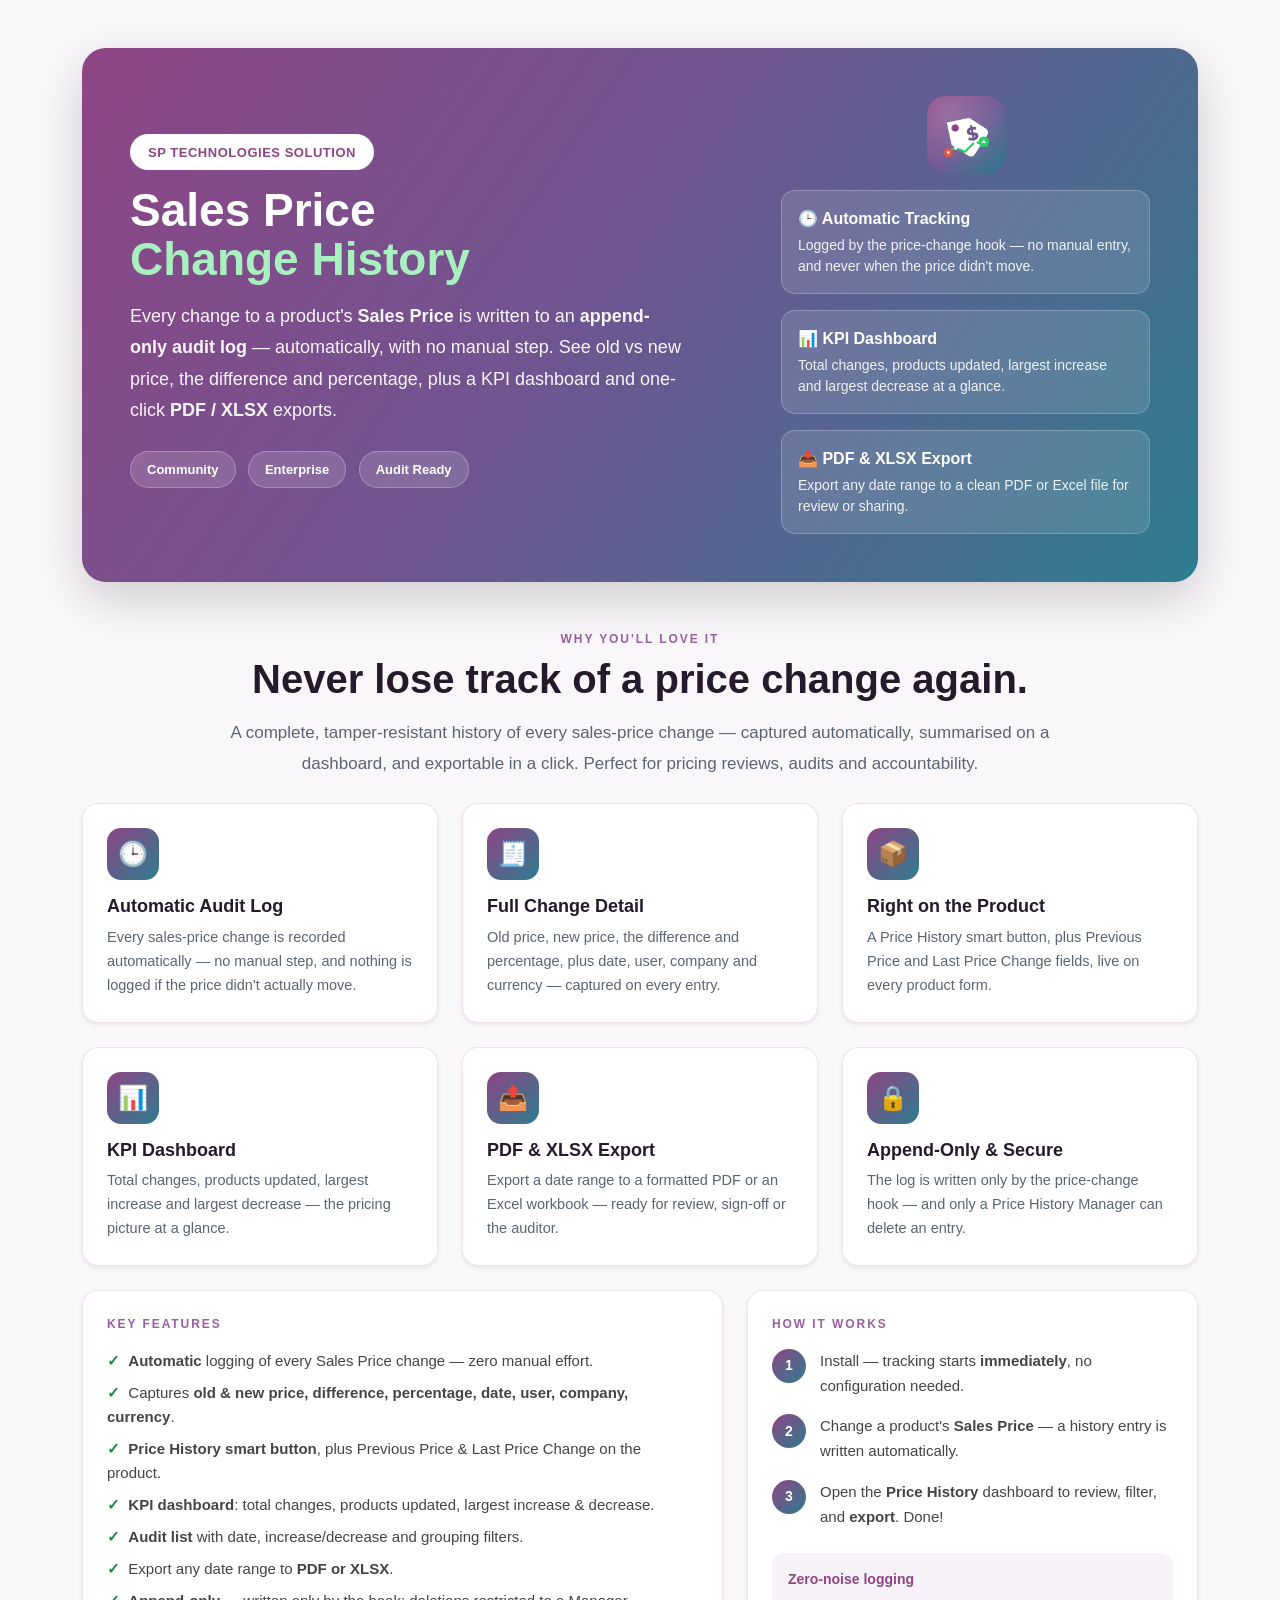
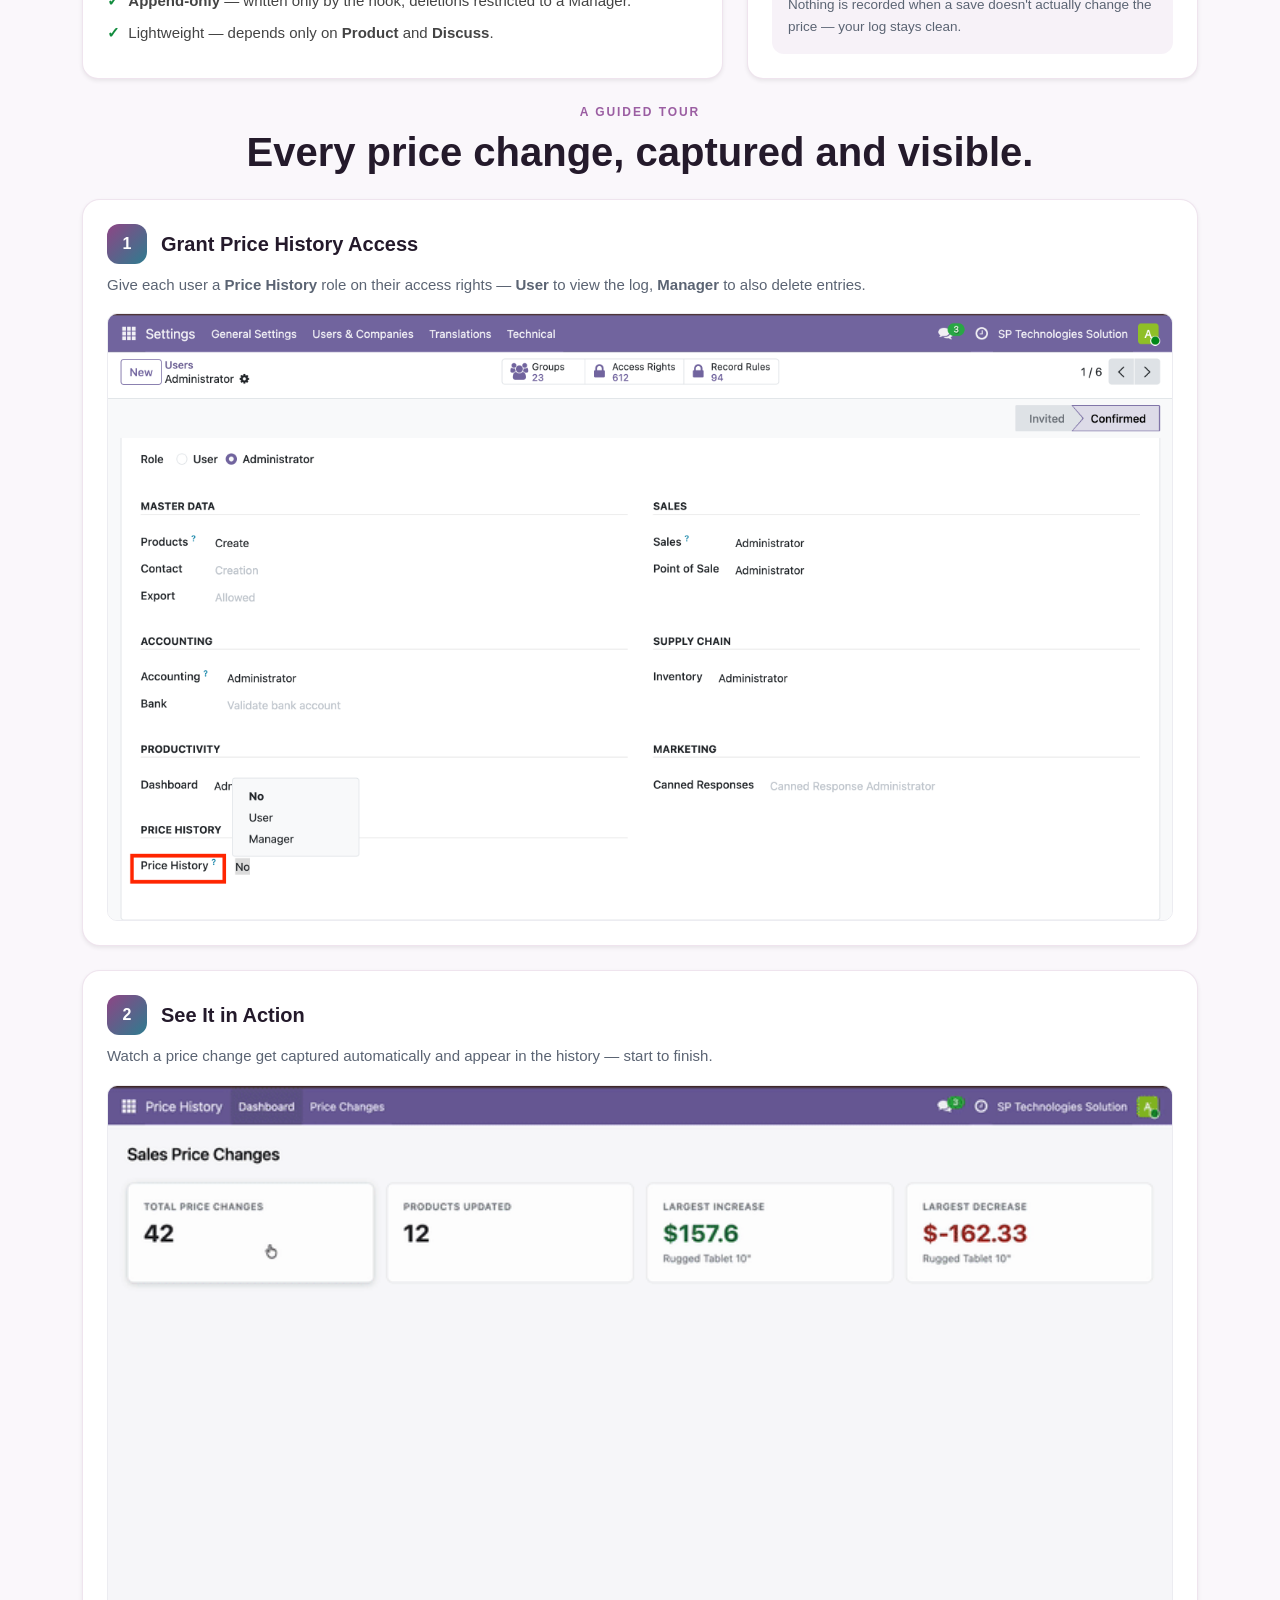
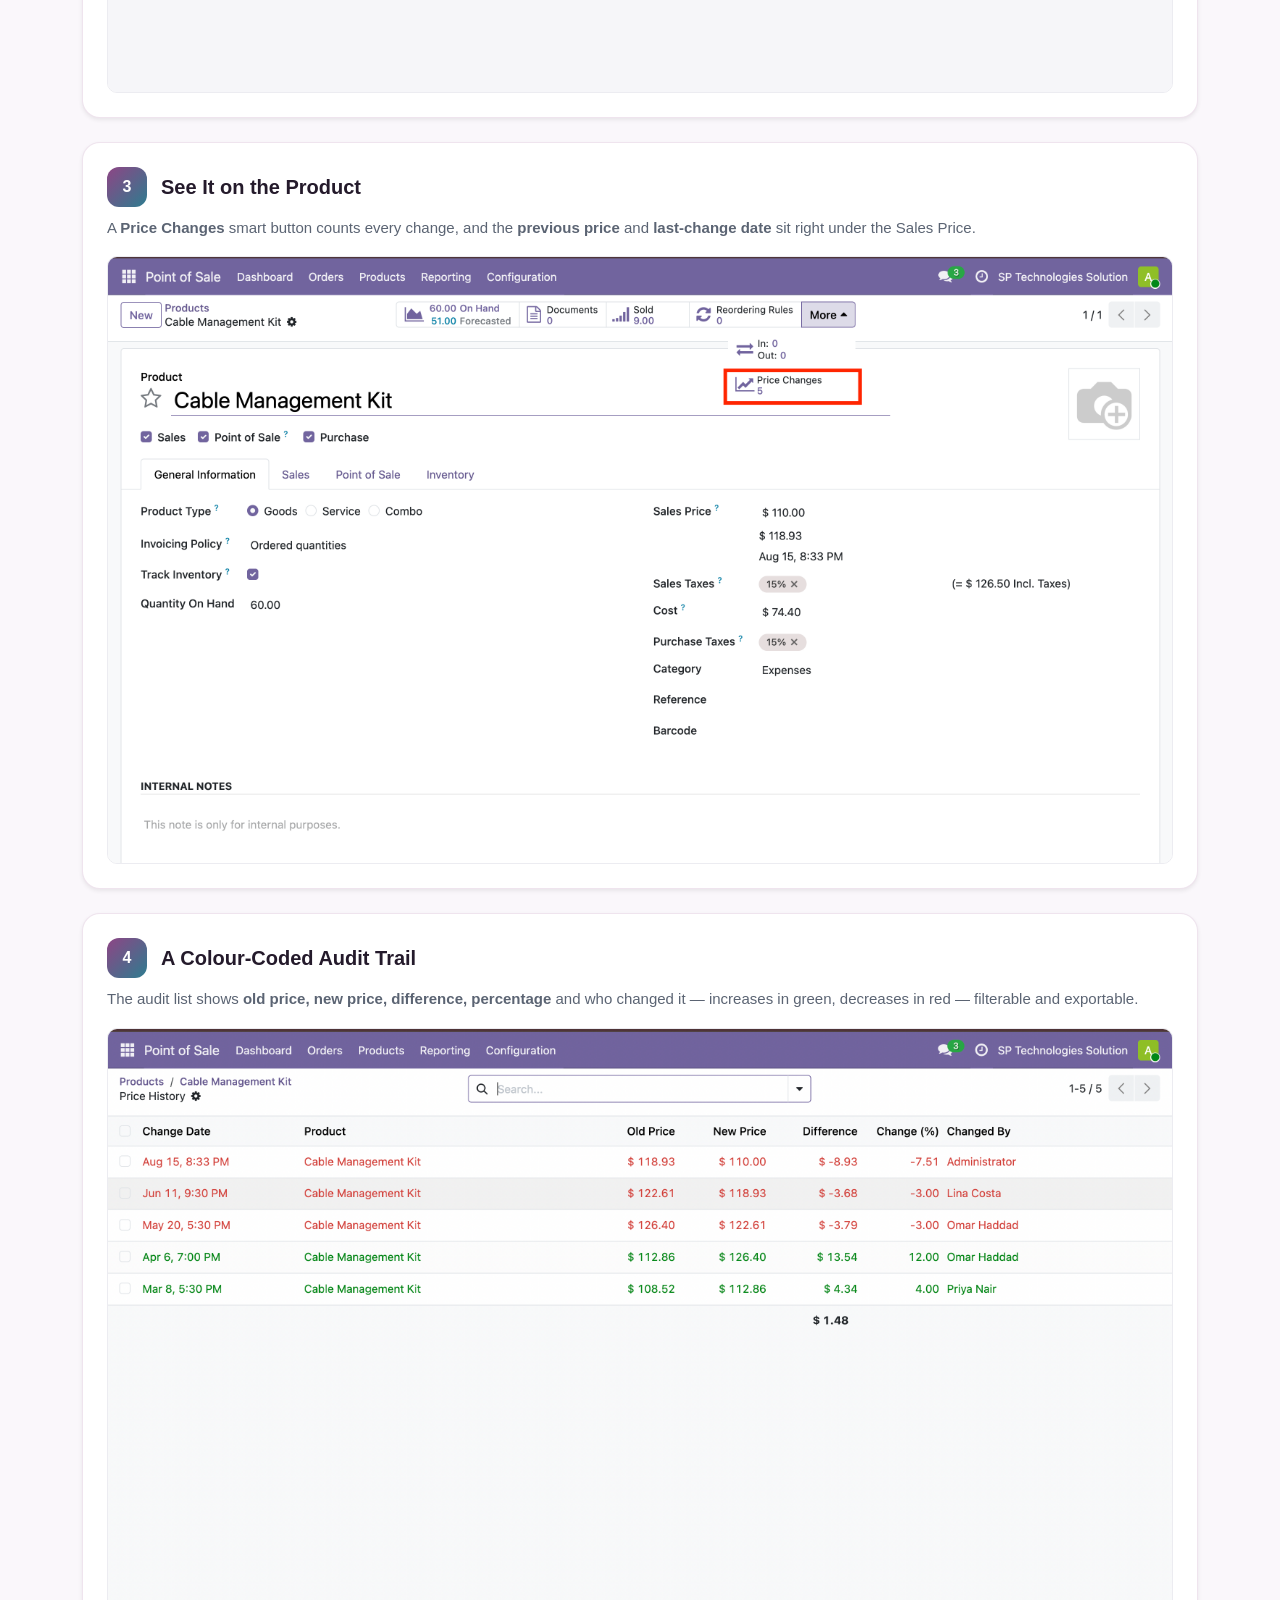
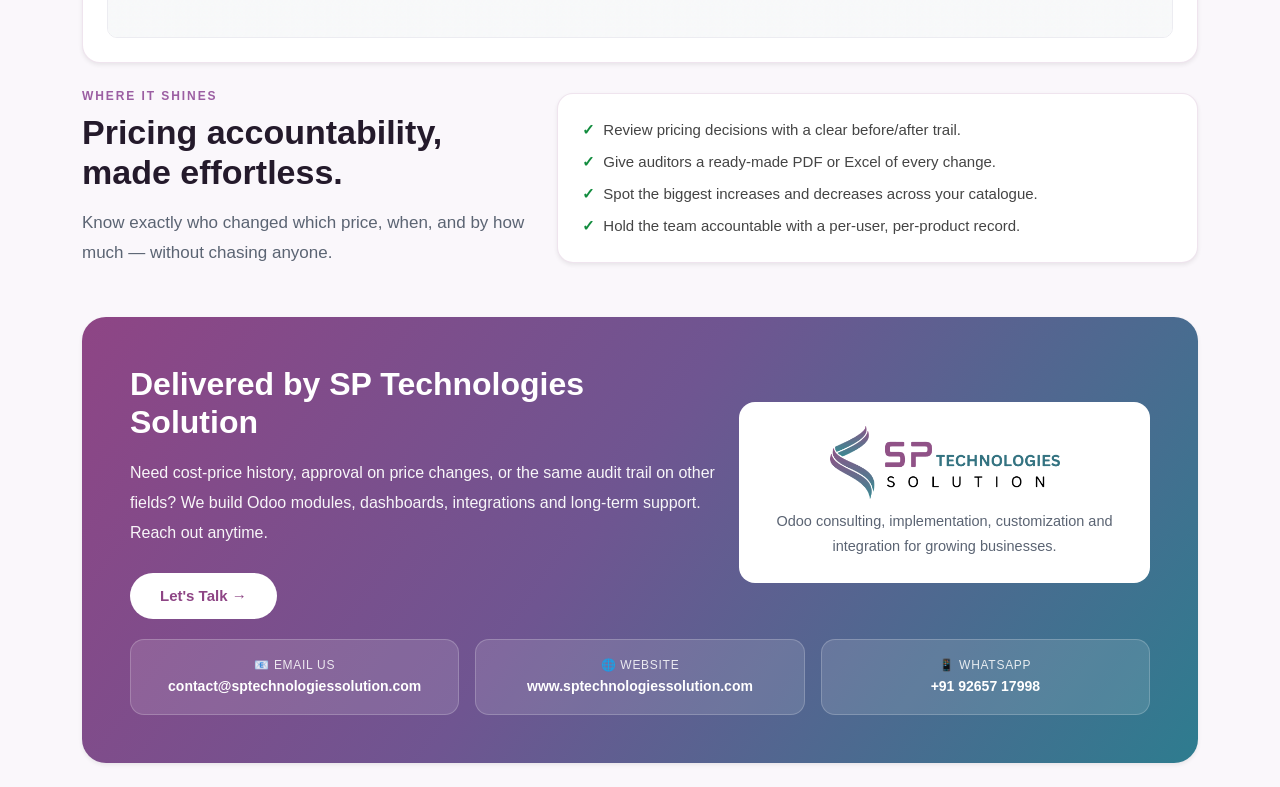
<file: sp_sale_price_history/static/description/index.html>
<!DOCTYPE html>
<html lang="en">
<head>
    <meta charset="UTF-8">
    <meta name="viewport" content="width=device-width, initial-scale=1.0">
    <title>SP Sales Price Change History</title>
    <link href="https://cdn.jsdelivr.net/npm/bootstrap@5.0.2/dist/css/bootstrap.min.css" rel="stylesheet"/>
</head>
<body style="margin:0; font-family:'Segoe UI',Helvetica,Arial,sans-serif; color:#241a2b; background-color:#faf7fb;">
<div class="container" style="display:contents;">

    <!-- ══════════ HERO ══════════ -->
    <div class="container py-5">
        <div class="overflow-hidden shadow-lg" style="border-radius:24px; background-color:#6f5591; background-image:linear-gradient(125deg,#8E4585 0%,#6f5591 46%,#2E7C8F 100%);">
            <div class="row g-0 align-items-center">
                <div class="col-lg-7 p-5">
                    <div class="d-inline-block mb-3" style="background-color:#ffffff; border-radius:999px; padding:6px 18px;">
                        <span style="font-size:13px; font-weight:700; color:#8E4585; letter-spacing:0.04em;">SP TECHNOLOGIES SOLUTION</span>
                    </div>
                    <h1 class="fw-bold mb-3" style="font-size:46px; line-height:1.08; color:#ffffff;">
                        Sales Price<br>
                        <span style="color:#a8f0bf;">Change History</span>
                    </h1>
                    <p class="mb-4" style="font-size:18px; line-height:1.75; color:#ffffff; opacity:0.95; max-width:560px;">
                        Every change to a product's <b>Sales Price</b> is written to an <b>append-only audit log</b> —
                        automatically, with no manual step. See old vs new price, the difference and percentage, plus a
                        KPI dashboard and one-click <b>PDF / XLSX</b> exports.
                    </p>
                    <div>
                        <span class="d-inline-block mb-2 me-2" style="font-size:13px; font-weight:600; color:#ffffff; padding:8px 16px; border-radius:999px; background-color:rgba(255,255,255,0.14); border:1px solid rgba(255,255,255,0.26);">Community</span>
                        <span class="d-inline-block mb-2 me-2" style="font-size:13px; font-weight:600; color:#ffffff; padding:8px 16px; border-radius:999px; background-color:rgba(255,255,255,0.14); border:1px solid rgba(255,255,255,0.26);">Enterprise</span>
                        <span class="d-inline-block mb-2 me-2" style="font-size:13px; font-weight:600; color:#ffffff; padding:8px 16px; border-radius:999px; background-color:rgba(255,255,255,0.14); border:1px solid rgba(255,255,255,0.26);">Audit Ready</span>
                    </div>
                </div>
                <div class="col-lg-5 p-4 p-lg-5">
                    <div class="text-center mb-3">
                        <img src="icon.png" alt="App icon" style="width:78px; height:78px; border-radius:18px;">
                    </div>
                    <div class="p-3 mb-3" style="background-color:rgba(255,255,255,0.12); border:1px solid rgba(255,255,255,0.2); border-radius:14px;">
                        <div class="fw-bold mb-1" style="color:#ffffff;">🕒 Automatic Tracking</div>
                        <div style="font-size:14px; color:#ffffff; opacity:0.9;">Logged by the price-change hook — no manual entry, and never when the price didn't move.</div>
                    </div>
                    <div class="p-3 mb-3" style="background-color:rgba(255,255,255,0.12); border:1px solid rgba(255,255,255,0.2); border-radius:14px;">
                        <div class="fw-bold mb-1" style="color:#ffffff;">📊 KPI Dashboard</div>
                        <div style="font-size:14px; color:#ffffff; opacity:0.9;">Total changes, products updated, largest increase and largest decrease at a glance.</div>
                    </div>
                    <div class="p-3" style="background-color:rgba(255,255,255,0.12); border:1px solid rgba(255,255,255,0.2); border-radius:14px;">
                        <div class="fw-bold mb-1" style="color:#ffffff;">📤 PDF &amp; XLSX Export</div>
                        <div style="font-size:14px; color:#ffffff; opacity:0.9;">Export any date range to a clean PDF or Excel file for review or sharing.</div>
                    </div>
                </div>
            </div>
        </div>
    </div>

    <!-- ══════════ WHY / FEATURES ══════════ -->
    <div class="container pb-4">
        <div class="text-center mb-4">
            <div style="font-size:12px; font-weight:700; letter-spacing:0.16em; color:#9B5EA2; text-transform:uppercase;">Why You'll Love It</div>
            <h2 class="fw-bold mt-2 mb-3" style="font-size:40px; line-height:1.15; color:#241a2b;">Never lose track of a price change again.</h2>
            <p class="mx-auto mb-0" style="max-width:840px; color:#5b6473; font-size:17px; line-height:1.8;">
                A complete, tamper-resistant history of every sales-price change — captured automatically, summarised
                on a dashboard, and exportable in a click. Perfect for pricing reviews, audits and accountability.
            </p>
        </div>

        <div class="row g-4">
            <div class="col-md-6 col-xl-4">
                <div class="h-100 shadow-sm p-4" style="background-color:#ffffff; border:1px solid rgba(142,69,133,0.14); border-radius:16px;">
                    <div class="d-inline-flex align-items-center justify-content-center mb-3" style="width:52px; height:52px; border-radius:14px; background-color:#8E4585; background-image:linear-gradient(135deg,#8E4585,#2E7C8F); color:#ffffff; font-size:24px;">🕒</div>
                    <h3 class="fw-bold" style="font-size:18px; color:#241a2b;">Automatic Audit Log</h3>
                    <p class="mb-0" style="color:#5b6473; font-size:14.5px; line-height:1.65;">Every sales-price change is recorded automatically — no manual step, and nothing is logged if the price didn't actually move.</p>
                </div>
            </div>
            <div class="col-md-6 col-xl-4">
                <div class="h-100 shadow-sm p-4" style="background-color:#ffffff; border:1px solid rgba(142,69,133,0.14); border-radius:16px;">
                    <div class="d-inline-flex align-items-center justify-content-center mb-3" style="width:52px; height:52px; border-radius:14px; background-color:#8E4585; background-image:linear-gradient(135deg,#8E4585,#2E7C8F); color:#ffffff; font-size:24px;">🧾</div>
                    <h3 class="fw-bold" style="font-size:18px; color:#241a2b;">Full Change Detail</h3>
                    <p class="mb-0" style="color:#5b6473; font-size:14.5px; line-height:1.65;">Old price, new price, the difference and percentage, plus date, user, company and currency — captured on every entry.</p>
                </div>
            </div>
            <div class="col-md-6 col-xl-4">
                <div class="h-100 shadow-sm p-4" style="background-color:#ffffff; border:1px solid rgba(142,69,133,0.14); border-radius:16px;">
                    <div class="d-inline-flex align-items-center justify-content-center mb-3" style="width:52px; height:52px; border-radius:14px; background-color:#8E4585; background-image:linear-gradient(135deg,#8E4585,#2E7C8F); color:#ffffff; font-size:24px;">📦</div>
                    <h3 class="fw-bold" style="font-size:18px; color:#241a2b;">Right on the Product</h3>
                    <p class="mb-0" style="color:#5b6473; font-size:14.5px; line-height:1.65;">A Price History smart button, plus Previous Price and Last Price Change fields, live on every product form.</p>
                </div>
            </div>
            <div class="col-md-6 col-xl-4">
                <div class="h-100 shadow-sm p-4" style="background-color:#ffffff; border:1px solid rgba(142,69,133,0.14); border-radius:16px;">
                    <div class="d-inline-flex align-items-center justify-content-center mb-3" style="width:52px; height:52px; border-radius:14px; background-color:#8E4585; background-image:linear-gradient(135deg,#8E4585,#2E7C8F); color:#ffffff; font-size:24px;">📊</div>
                    <h3 class="fw-bold" style="font-size:18px; color:#241a2b;">KPI Dashboard</h3>
                    <p class="mb-0" style="color:#5b6473; font-size:14.5px; line-height:1.65;">Total changes, products updated, largest increase and largest decrease — the pricing picture at a glance.</p>
                </div>
            </div>
            <div class="col-md-6 col-xl-4">
                <div class="h-100 shadow-sm p-4" style="background-color:#ffffff; border:1px solid rgba(142,69,133,0.14); border-radius:16px;">
                    <div class="d-inline-flex align-items-center justify-content-center mb-3" style="width:52px; height:52px; border-radius:14px; background-color:#8E4585; background-image:linear-gradient(135deg,#8E4585,#2E7C8F); color:#ffffff; font-size:24px;">📤</div>
                    <h3 class="fw-bold" style="font-size:18px; color:#241a2b;">PDF &amp; XLSX Export</h3>
                    <p class="mb-0" style="color:#5b6473; font-size:14.5px; line-height:1.65;">Export a date range to a formatted PDF or an Excel workbook — ready for review, sign-off or the auditor.</p>
                </div>
            </div>
            <div class="col-md-6 col-xl-4">
                <div class="h-100 shadow-sm p-4" style="background-color:#ffffff; border:1px solid rgba(142,69,133,0.14); border-radius:16px;">
                    <div class="d-inline-flex align-items-center justify-content-center mb-3" style="width:52px; height:52px; border-radius:14px; background-color:#8E4585; background-image:linear-gradient(135deg,#8E4585,#2E7C8F); color:#ffffff; font-size:24px;">🔒</div>
                    <h3 class="fw-bold" style="font-size:18px; color:#241a2b;">Append-Only &amp; Secure</h3>
                    <p class="mb-0" style="color:#5b6473; font-size:14.5px; line-height:1.65;">The log is written only by the price-change hook — and only a Price History Manager can delete an entry.</p>
                </div>
            </div>
        </div>
    </div>

    <!-- ══════════ KEY FEATURES + STEPS ══════════ -->
    <div class="container pb-4">
        <div class="row g-4">
            <div class="col-lg-7">
                <div class="h-100 shadow-sm p-4" style="background-color:#ffffff; border:1px solid rgba(142,69,133,0.14); border-radius:16px;">
                    <div class="mb-3" style="font-size:12px; font-weight:700; letter-spacing:0.16em; color:#9B5EA2; text-transform:uppercase;">Key Features</div>
                    <div class="mb-2" style="color:#444; font-size:15px; line-height:1.6;"><span style="color:#128C3E; font-weight:800;">✓</span>&nbsp; <b>Automatic</b> logging of every Sales Price change — zero manual effort.</div>
                    <div class="mb-2" style="color:#444; font-size:15px; line-height:1.6;"><span style="color:#128C3E; font-weight:800;">✓</span>&nbsp; Captures <b>old &amp; new price, difference, percentage, date, user, company, currency</b>.</div>
                    <div class="mb-2" style="color:#444; font-size:15px; line-height:1.6;"><span style="color:#128C3E; font-weight:800;">✓</span>&nbsp; <b>Price History smart button</b>, plus Previous Price &amp; Last Price Change on the product.</div>
                    <div class="mb-2" style="color:#444; font-size:15px; line-height:1.6;"><span style="color:#128C3E; font-weight:800;">✓</span>&nbsp; <b>KPI dashboard</b>: total changes, products updated, largest increase &amp; decrease.</div>
                    <div class="mb-2" style="color:#444; font-size:15px; line-height:1.6;"><span style="color:#128C3E; font-weight:800;">✓</span>&nbsp; <b>Audit list</b> with date, increase/decrease and grouping filters.</div>
                    <div class="mb-2" style="color:#444; font-size:15px; line-height:1.6;"><span style="color:#128C3E; font-weight:800;">✓</span>&nbsp; Export any date range to <b>PDF or XLSX</b>.</div>
                    <div class="mb-2" style="color:#444; font-size:15px; line-height:1.6;"><span style="color:#128C3E; font-weight:800;">✓</span>&nbsp; <b>Append-only</b> — written only by the hook; deletions restricted to a Manager.</div>
                    <div style="color:#444; font-size:15px; line-height:1.6;"><span style="color:#128C3E; font-weight:800;">✓</span>&nbsp; Lightweight — depends only on <b>Product</b> and <b>Discuss</b>.</div>
                </div>
            </div>
            <div class="col-lg-5">
                <div class="h-100 shadow-sm p-4" style="background-color:#ffffff; border:1px solid rgba(142,69,133,0.14); border-radius:16px;">
                    <div class="mb-3" style="font-size:12px; font-weight:700; letter-spacing:0.16em; color:#9B5EA2; text-transform:uppercase;">How It Works</div>
                    <div class="d-flex mb-3" style="gap:14px;"><div class="flex-shrink-0 d-flex align-items-center justify-content-center fw-bold" style="width:34px; height:34px; border-radius:50%; background-color:#8E4585; background-image:linear-gradient(135deg,#8E4585,#2E7C8F); color:#fff; font-size:14px;">1</div><div style="color:#444; font-size:15px; line-height:1.65;">Install — tracking starts <b>immediately</b>, no configuration needed.</div></div>
                    <div class="d-flex mb-3" style="gap:14px;"><div class="flex-shrink-0 d-flex align-items-center justify-content-center fw-bold" style="width:34px; height:34px; border-radius:50%; background-color:#8E4585; background-image:linear-gradient(135deg,#8E4585,#2E7C8F); color:#fff; font-size:14px;">2</div><div style="color:#444; font-size:15px; line-height:1.65;">Change a product's <b>Sales Price</b> — a history entry is written automatically.</div></div>
                    <div class="d-flex" style="gap:14px;"><div class="flex-shrink-0 d-flex align-items-center justify-content-center fw-bold" style="width:34px; height:34px; border-radius:50%; background-color:#8E4585; background-image:linear-gradient(135deg,#8E4585,#2E7C8F); color:#fff; font-size:14px;">3</div><div style="color:#444; font-size:15px; line-height:1.65;">Open the <b>Price History</b> dashboard to review, filter, and <b>export</b>. Done!</div></div>

                    <div class="mt-4 p-3" style="background-color:#f7f2f8; border-radius:12px;">
                        <div class="fw-bold mb-1" style="color:#8E4585; font-size:14px;">Zero-noise logging</div>
                        <div style="color:#5b6473; font-size:13.5px; line-height:1.6;">Nothing is recorded when a save doesn't actually change the price — your log stays clean.</div>
                    </div>
                </div>
            </div>
        </div>
    </div>

    <!-- ══════════ SCREENSHOTS (SINGLE COLUMN) ══════════ -->
    <div class="container pb-4">
        <div class="text-center mb-4">
            <div style="font-size:12px; font-weight:700; letter-spacing:0.16em; color:#9B5EA2; text-transform:uppercase;">A Guided Tour</div>
            <h2 class="fw-bold mt-2" style="font-size:40px; line-height:1.15; color:#241a2b;">Every price change, captured and visible.</h2>
        </div>

        <div class="row g-4">
            <!-- shot 1 -->
            <div class="col-12">
                <div class="shadow-sm p-4" style="background-color:#ffffff; border:1px solid rgba(142,69,133,0.14); border-radius:18px;">
                    <div class="d-flex align-items-center mb-2" style="gap:14px;">
                        <div class="flex-shrink-0 d-flex align-items-center justify-content-center fw-bold" style="width:40px; height:40px; border-radius:12px; background-color:#8E4585; background-image:linear-gradient(135deg,#8E4585,#2E7C8F); color:#fff; font-size:16px;">1</div>
                        <h3 class="fw-bold mb-0" style="font-size:20px; color:#241a2b;">Grant Price History Access</h3>
                    </div>
                    <p style="color:#5b6473; font-size:15px; line-height:1.7;">Give each user a <b>Price History</b> role on their access rights — <b>User</b> to view the log, <b>Manager</b> to also delete entries.</p>
                    <img src="image_1.png" alt="Price History access rights on a user" class="img-fluid w-100" style="border-radius:10px; border:1px solid #ececf1;">
                </div>
            </div>
            <!-- shot 2 (video) -->
            <div class="col-12">
                <div class="shadow-sm p-4" style="background-color:#ffffff; border:1px solid rgba(142,69,133,0.14); border-radius:18px;">
                    <div class="d-flex align-items-center mb-2" style="gap:14px;">
                        <div class="flex-shrink-0 d-flex align-items-center justify-content-center fw-bold" style="width:40px; height:40px; border-radius:12px; background-color:#8E4585; background-image:linear-gradient(135deg,#8E4585,#2E7C8F); color:#fff; font-size:16px;">2</div>
                        <h3 class="fw-bold mb-0" style="font-size:20px; color:#241a2b;">See It in Action</h3>
                    </div>
                    <p style="color:#5b6473; font-size:15px; line-height:1.7;">Watch a price change get captured automatically and appear in the history — start to finish.</p>
                    <img src="video.gif" alt="Sales price change history in action" class="img-fluid w-100" style="border-radius:10px; border:1px solid #ececf1;">
                </div>
            </div>
            <!-- shot 3 -->
            <div class="col-12">
                <div class="shadow-sm p-4" style="background-color:#ffffff; border:1px solid rgba(142,69,133,0.14); border-radius:18px;">
                    <div class="d-flex align-items-center mb-2" style="gap:14px;">
                        <div class="flex-shrink-0 d-flex align-items-center justify-content-center fw-bold" style="width:40px; height:40px; border-radius:12px; background-color:#8E4585; background-image:linear-gradient(135deg,#8E4585,#2E7C8F); color:#fff; font-size:16px;">3</div>
                        <h3 class="fw-bold mb-0" style="font-size:20px; color:#241a2b;">See It on the Product</h3>
                    </div>
                    <p style="color:#5b6473; font-size:15px; line-height:1.7;">A <b>Price Changes</b> smart button counts every change, and the <b>previous price</b> and <b>last-change date</b> sit right under the Sales Price.</p>
                    <img src="image_2.png" alt="Price Changes smart button and previous price on the product form" class="img-fluid w-100" style="border-radius:10px; border:1px solid #ececf1;">
                </div>
            </div>
            <!-- shot 4 -->
            <div class="col-12">
                <div class="shadow-sm p-4" style="background-color:#ffffff; border:1px solid rgba(142,69,133,0.14); border-radius:18px;">
                    <div class="d-flex align-items-center mb-2" style="gap:14px;">
                        <div class="flex-shrink-0 d-flex align-items-center justify-content-center fw-bold" style="width:40px; height:40px; border-radius:12px; background-color:#8E4585; background-image:linear-gradient(135deg,#8E4585,#2E7C8F); color:#fff; font-size:16px;">4</div>
                        <h3 class="fw-bold mb-0" style="font-size:20px; color:#241a2b;">A Colour-Coded Audit Trail</h3>
                    </div>
                    <p style="color:#5b6473; font-size:15px; line-height:1.7;">The audit list shows <b>old price, new price, difference, percentage</b> and who changed it — increases in green, decreases in red — filterable and exportable.</p>
                    <img src="image_3.png" alt="Price History audit list with old/new price, difference and percentage" class="img-fluid w-100" style="border-radius:10px; border:1px solid #ececf1;">
                </div>
            </div>
        </div>
    </div>

    <!-- ══════════ USE CASES ══════════ -->
    <div class="container pb-4">
        <div class="row g-4 align-items-center">
            <div class="col-lg-5">
                <div style="font-size:12px; font-weight:700; letter-spacing:0.16em; color:#9B5EA2; text-transform:uppercase;">Where It Shines</div>
                <h2 class="fw-bold mt-2 mb-3" style="font-size:34px; line-height:1.15; color:#241a2b;">Pricing accountability, made effortless.</h2>
                <p class="mb-0" style="color:#5b6473; font-size:17px; line-height:1.8;">Know exactly who changed which price, when, and by how much — without chasing anyone.</p>
            </div>
            <div class="col-lg-7">
                <div class="shadow-sm p-4" style="background-color:#ffffff; border:1px solid rgba(142,69,133,0.14); border-radius:16px;">
                    <div class="mb-2" style="color:#444; font-size:15px; line-height:1.6;"><span style="color:#128C3E; font-weight:800;">✓</span>&nbsp; Review pricing decisions with a clear before/after trail.</div>
                    <div class="mb-2" style="color:#444; font-size:15px; line-height:1.6;"><span style="color:#128C3E; font-weight:800;">✓</span>&nbsp; Give auditors a ready-made PDF or Excel of every change.</div>
                    <div class="mb-2" style="color:#444; font-size:15px; line-height:1.6;"><span style="color:#128C3E; font-weight:800;">✓</span>&nbsp; Spot the biggest increases and decreases across your catalogue.</div>
                    <div style="color:#444; font-size:15px; line-height:1.6;"><span style="color:#128C3E; font-weight:800;">✓</span>&nbsp; Hold the team accountable with a per-user, per-product record.</div>
                </div>
            </div>
        </div>
    </div>

    <!-- ══════════ CONTACT / CTA ══════════ -->
    <div class="container py-4">
        <div class="p-4 p-lg-5 shadow-sm" style="border-radius:24px; background-color:#6f5591; background-image:linear-gradient(125deg,#8E4585 0%,#6f5591 46%,#2E7C8F 100%);">
            <div class="row align-items-center g-4">
                <div class="col-lg-7">
                    <h3 class="fw-bold mb-3" style="font-size:32px; color:#ffffff;">Delivered by SP Technologies Solution</h3>
                    <p class="mb-4" style="color:#ffffff; line-height:1.9; opacity:0.95;">Need cost-price history, approval on price changes, or the same audit trail on other fields? We build Odoo modules, dashboards, integrations and long-term support. Reach out anytime.</p>
                    <a href="https://www.sptechnologiessolution.com/contactus" target="_blank" rel="noopener noreferrer" style="display:inline-block; background-color:#ffffff; color:#8E4585; font-weight:700; text-decoration:none; padding:12px 30px; border-radius:999px; font-size:15px;">Let's Talk →</a>
                </div>
                <div class="col-lg-5">
                    <div class="text-center p-4" style="background-color:#ffffff; border-radius:16px;">
                        <img src="logo.png" alt="SP Technologies Solution" class="img-fluid" style="max-width:230px; margin-bottom:10px;">
                        <p class="mb-0" style="color:#5b6473; line-height:1.7; font-size:14.5px;">Odoo consulting, implementation, customization and integration for growing businesses.</p>
                    </div>
                </div>
            </div>
            <div class="row g-3 mt-1">
                <div class="col-md-4">
                    <div class="p-3 text-center h-100" style="background-color:rgba(255,255,255,0.12); border:1px solid rgba(255,255,255,0.2); border-radius:14px;">
                        <div style="font-size:12px; letter-spacing:0.06em; text-transform:uppercase; color:#ffffff; opacity:0.85;">📧 Email Us</div>
                        <a href="mailto:contact@sptechnologiessolution.com" style="color:#ffffff; text-decoration:none; font-weight:600; font-size:14px; word-break:break-word;">contact@sptechnologiessolution.com</a>
                    </div>
                </div>
                <div class="col-md-4">
                    <div class="p-3 text-center h-100" style="background-color:rgba(255,255,255,0.12); border:1px solid rgba(255,255,255,0.2); border-radius:14px;">
                        <div style="font-size:12px; letter-spacing:0.06em; text-transform:uppercase; color:#ffffff; opacity:0.85;">🌐 Website</div>
                        <a href="https://www.sptechnologiessolution.com" target="_blank" rel="noopener noreferrer" style="color:#ffffff; text-decoration:none; font-weight:600; font-size:14px;">www.sptechnologiessolution.com</a>
                    </div>
                </div>
                <div class="col-md-4">
                    <div class="p-3 text-center h-100" style="background-color:rgba(255,255,255,0.12); border:1px solid rgba(255,255,255,0.2); border-radius:14px;">
                        <div style="font-size:12px; letter-spacing:0.06em; text-transform:uppercase; color:#ffffff; opacity:0.85;">📱 WhatsApp</div>
                        <a href="https://wa.me/919265717998" target="_blank" rel="noopener noreferrer" style="color:#ffffff; text-decoration:none; font-weight:600; font-size:14px;">+91 92657 17998</a>
                    </div>
                </div>
            </div>
        </div>
    </div>

</div>
</body>
</html>
</file>
